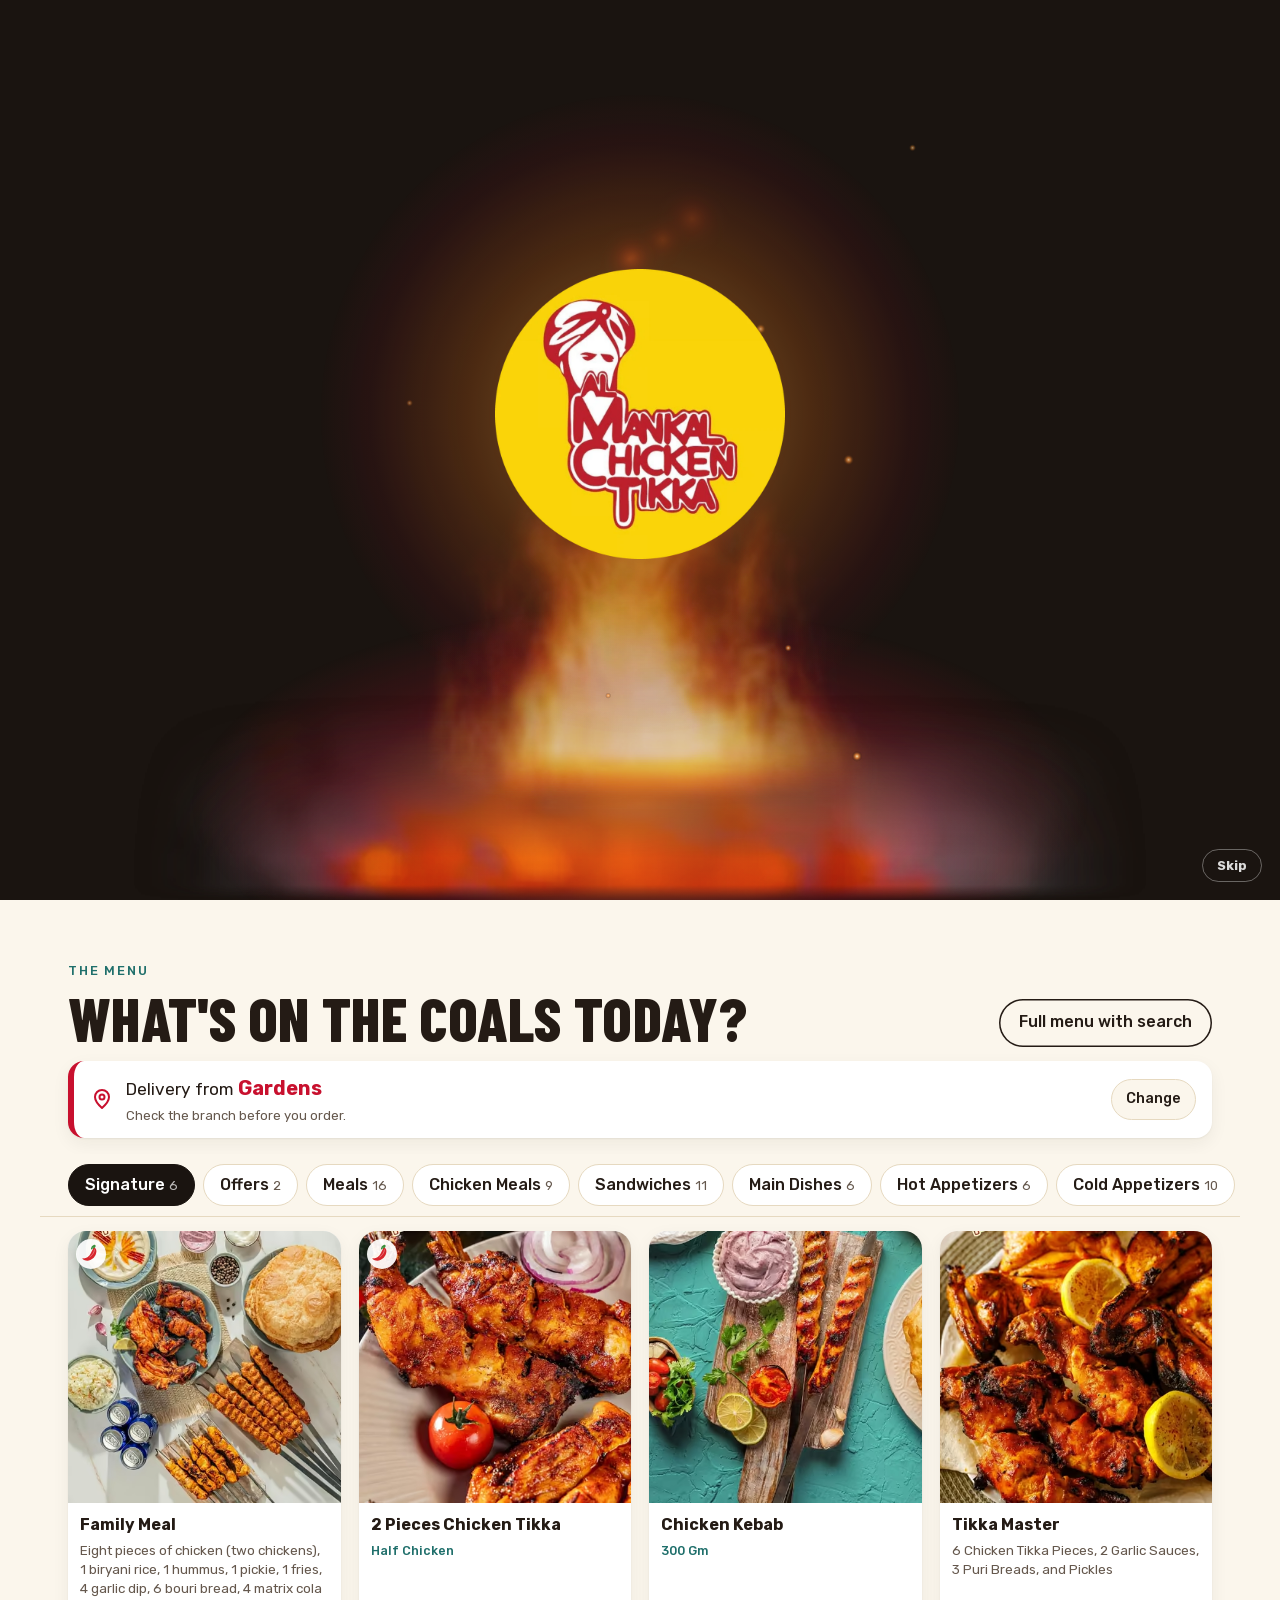
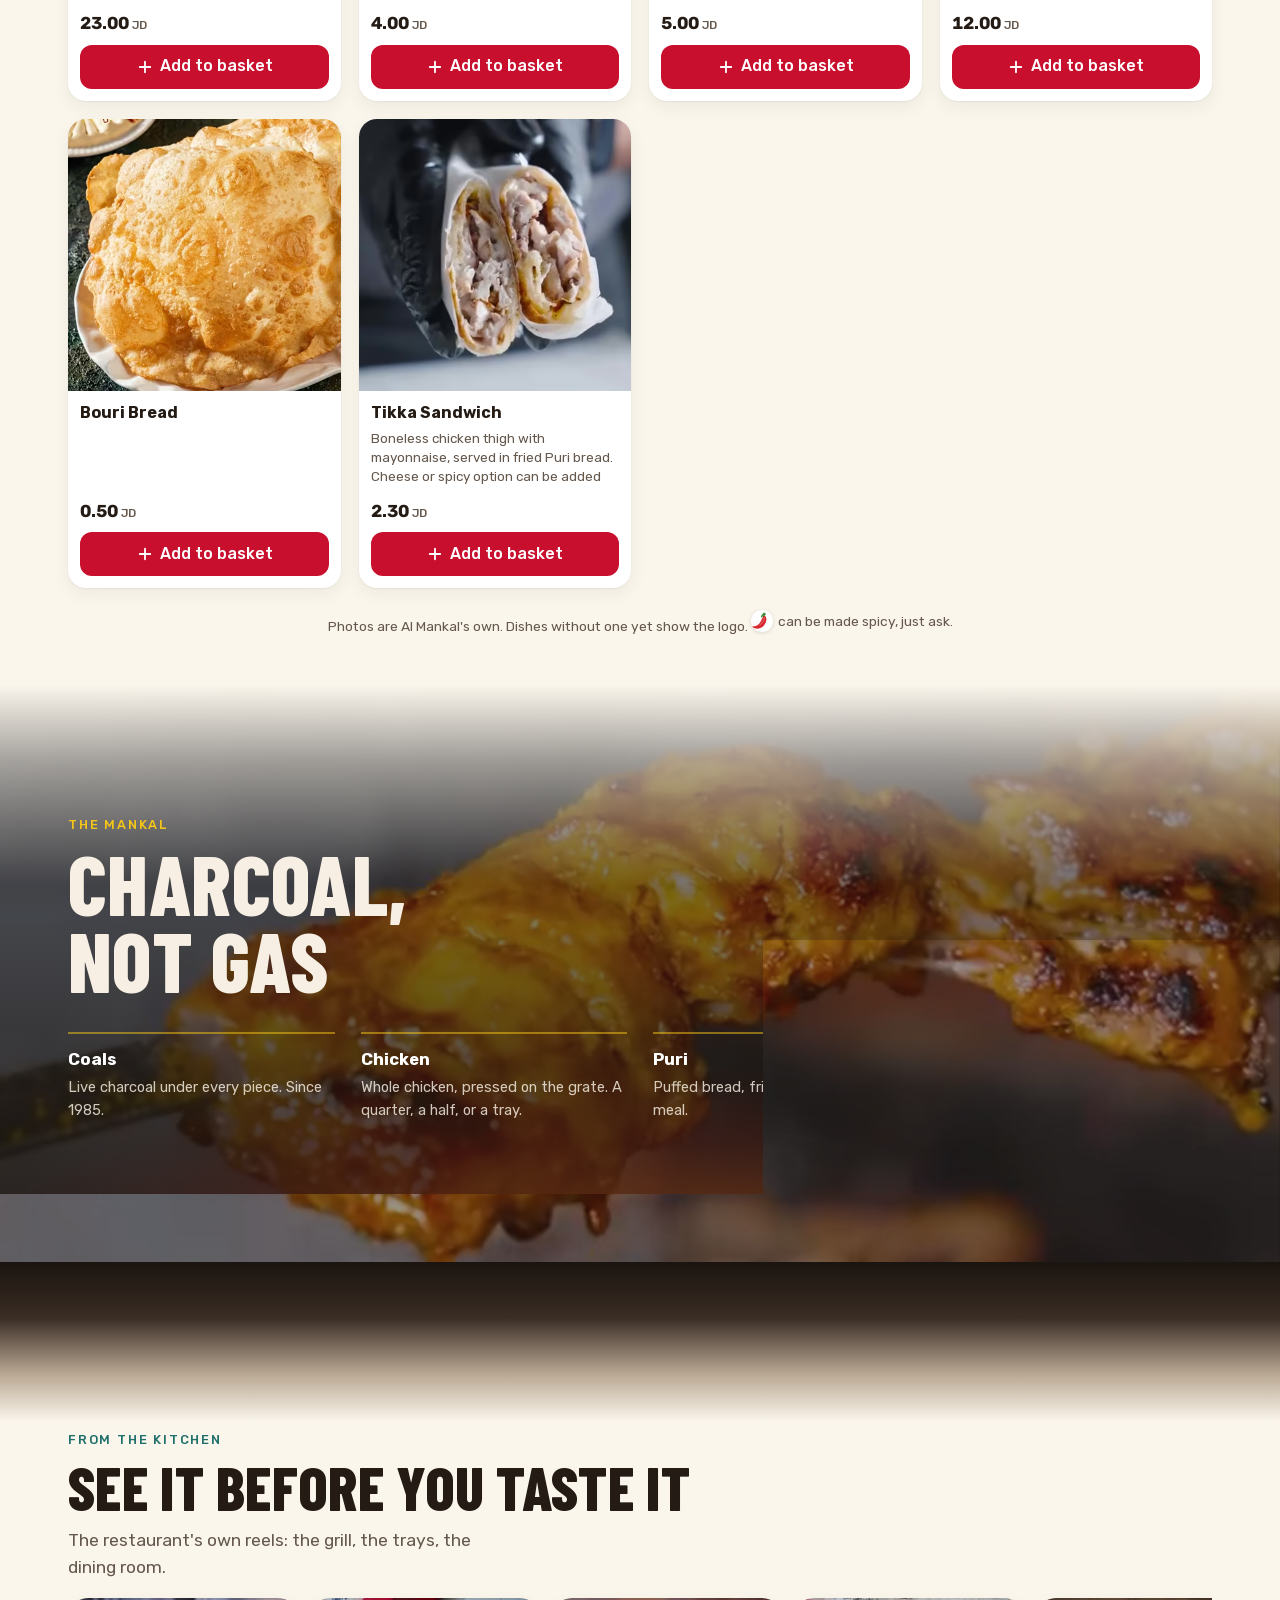
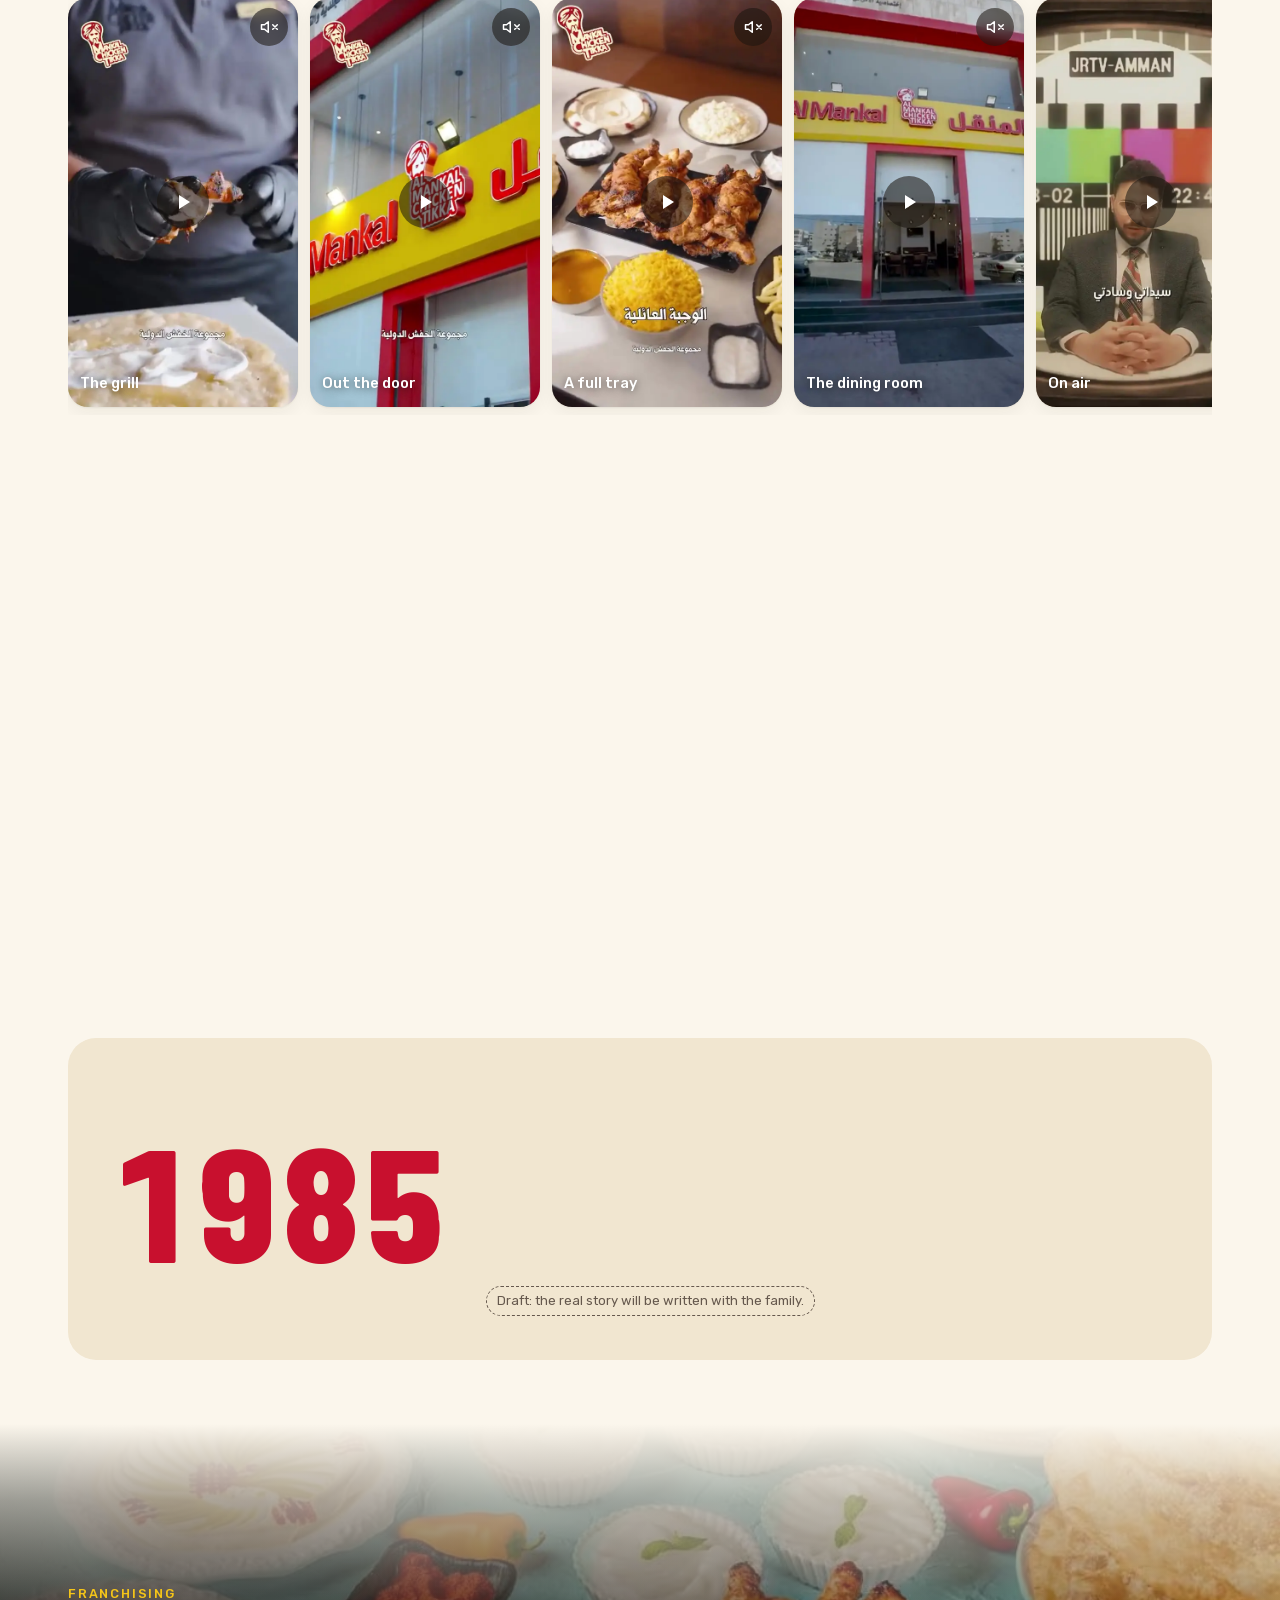
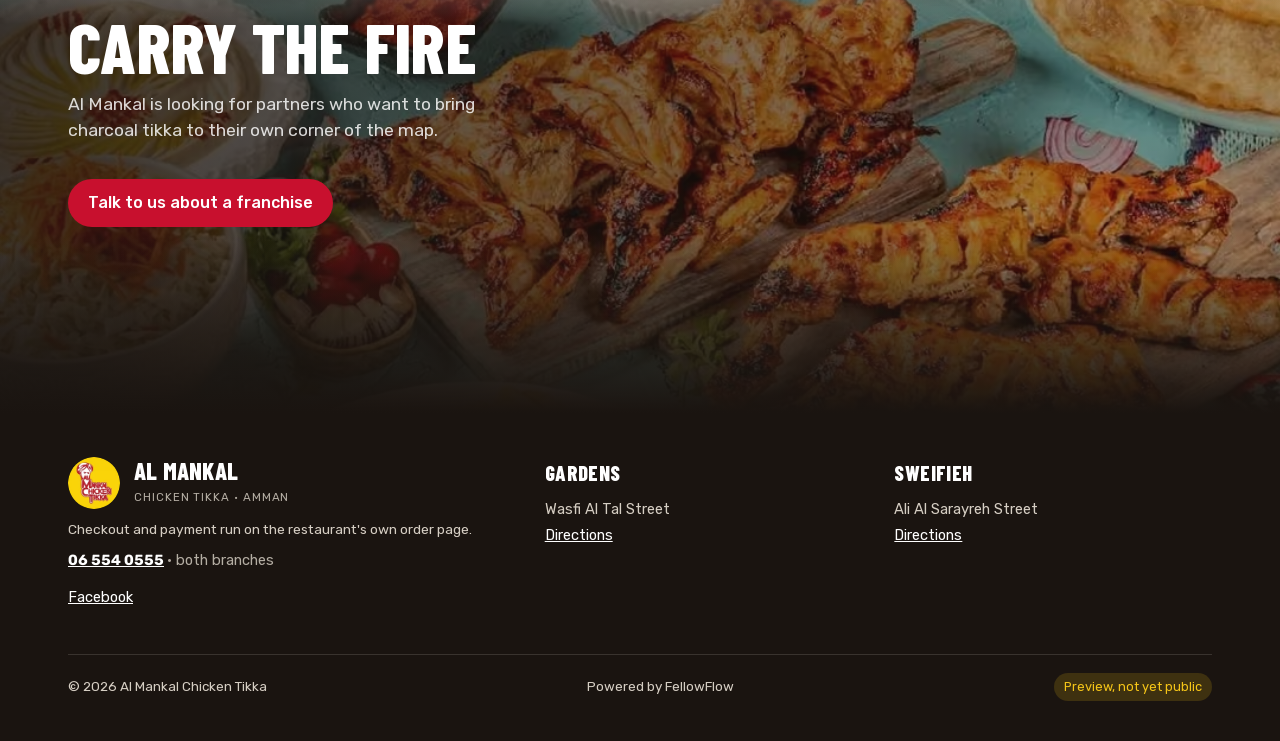
<file: index.html>
<!doctype html>
<html lang="en">
<head>
  <meta charset="utf-8">
  <meta name="viewport" content="width=device-width, initial-scale=1, viewport-fit=cover">
  <!-- PREVIEW: noindex until Saif Khuffash approves the site. Remove this tag, the Disallow in robots.txt and X-Robots-Tag in _headers at launch. -->
  <meta name="robots" content="noindex, nofollow">
  <title>Al Mankal Chicken Tikka | Order charcoal chicken in Amman</title>
  <meta name="description" content="Al Mankal Chicken Tikka: chicken tikka, kebab and tawook over charcoal in Amman since 1985. Pick delivery or pickup, fill your basket, and order from Gardens or Sweifieh.">
  <meta name="theme-color" content="#FBF6EC">
  <link rel="icon" href="assets/img/favicon.svg" type="image/svg+xml">
  <link rel="preload" href="assets/fonts/barlow-condensed-latin-800.woff2" as="font" type="font/woff2" crossorigin>
  <link rel="preload" href="assets/fonts/rubik-latin-400.woff2" as="font" type="font/woff2" crossorigin>
  <link rel="stylesheet" href="assets/css/site.css?v=9">
  <script src="assets/js/lang.js?v=7"></script>
  <link rel="preload" as="image" href="assets/img/s/logo-760.webp">
  <link rel="preload" as="image" href="assets/img/s/bed-cold.webp">
  <link rel="preload" as="image" href="assets/img/s/bed-2.webp">
  <meta property="og:title" content="Al Mankal Chicken Tikka | On the coals since 1985">
  <meta property="og:description" content="Chicken tikka grilled over real coals in Amman since 1985. Order from Gardens or Sweifieh.">
  <meta property="og:type" content="website">
  <meta property="og:locale" content="en_US">
  <meta property="og:locale:alternate" content="ar_JO">
  <script type="application/ld+json">
  {
    "@context": "https://schema.org",
    "@type": "Restaurant",
    "name": "Al Mankal Chicken Tikka",
    "alternateName": "المنقل تشكن تكا",
    "servesCuisine": ["Chicken tikka", "Grill", "Middle Eastern"],
    "telephone": "+96265540555",
    "foundingDate": "1985",
    "address": { "@type": "PostalAddress", "streetAddress": "Wasfi Al Tal Street", "addressLocality": "Amman", "addressCountry": "JO" },
    "hasMenu": "menu.html",
    "sameAs": ["https://www.facebook.com/ALMANKAL"]
  }
  </script>
</head>
<body data-page="home">
  <!-- The entry: an ember falls onto the cold bed, the coals catch where it lands (the restaurant's own coals, cut from its grill film), a flame climbs and the logo rises out of it, the curtain lifts. Once per tab; Skip in the corner. -->
  <div class="intro" id="intro">
    <!-- Born from the coals: darkness, one ember in the bed, the coals catch from it, the fire film rises (the same fire as the hero), the emblem is lit by it, holds, and the whole scene opens into the page. -->
    <div class="intro-stage" aria-hidden="true">
      <i class="intro-impact"></i>
      <div class="intro-bed" id="intro-bed">
        <img src="assets/img/s/bed-cold.webp" alt="" width="720" height="150" decoding="sync" fetchpriority="high">
        <div class="hole"><div class="hot"><img src="assets/img/s/bed-2.webp" alt="" width="720" height="150" decoding="sync" fetchpriority="high"><img src="assets/img/s/bed-1.webp" alt="" width="720" height="150"><img src="assets/img/s/bed-3.webp" alt="" width="720" height="150"></div></div>
        <span class="glow"></span>
      </div>
      <video class="intro-flame" id="intro-flame" muted loop playsinline preload="auto" poster="assets/img/s/flame-still.webp" width="576" height="640"></video>
      <canvas class="intro-fire" id="intro-sparks"></canvas>
      <i class="intro-halo"></i>
      <div class="intro-logo"><img src="assets/img/s/logo-760.webp" alt="" width="760" height="760" decoding="sync" fetchpriority="high"></div>
    </div>
    <button class="intro-skip" type="button" data-skip-intro data-t="skip_intro">Skip</button>
  </div>
  <header class="head">
    <a class="skip" href="#menu" data-t="skip">Skip to the menu</a>
    <div class="wrap head-row">
      <a class="brand" href="./" aria-label="Al Mankal Chicken Tikka, home">
        <img src="assets/img/s/logo-380.webp" alt="" width="380" height="380">
        <span><b data-t="brand">Al Mankal</b><small data-t="brand_sub">Chicken tikka · Amman</small></span>
      </a>
      <nav class="head-nav" aria-label="Site">
        <a href="menu.html" data-t="nav_menu">Menu</a>
        <a href="branches.html" data-t="nav_branches">Branches</a>
        <a href="franchise.html" data-t="nav_franchise">Franchising</a>
        <a href="index.html#story" data-t="nav_story">Story</a>
      </nav>
      <button class="lang" id="lang" type="button" data-t="lang_btn">عربي</button>
      <button class="basket-btn" id="basket-btn" type="button" aria-label="Basket" data-t-aria="nav_basket" aria-haspopup="dialog" aria-controls="basket">
        <svg viewBox="0 0 24 24" fill="none" stroke="currentColor" stroke-width="2" stroke-linecap="round" stroke-linejoin="round" aria-hidden="true"><path d="M3 10h18l-1.6 9.2a2 2 0 0 1-2 1.8H6.6a2 2 0 0 1-2-1.8L3 10z"/><path d="M8 10V7a4 4 0 0 1 8 0v3"/></svg>
        <span class="badge" id="basket-count" hidden>0</span>
      </button>
    </div>
  </header>

  <main>
    <section class="hero" aria-labelledby="hero-title">
      <div class="wrap hero-grid">
        <div class="hero-photo">
          <!-- The hero visual: the restaurant's own skewer coming off the coals, a short seamless loop cut from its grill film (smoke drifting, embers under it), with small tongues of the fire film screen-blended low over the coals and live sparks. No name here: the intro has just said it. -->
          <div class="mankal" id="hero-mankal" aria-hidden="true">
            <video class="coals" id="mankal-film" muted loop playsinline preload="none" poster="assets/img/s/skewer-still.webp" width="720" height="756"></video>
            <video class="flame" id="mankal-flame" muted loop playsinline preload="none" width="576" height="640"></video>
            <div class="heat"></div>
            <div class="dark"></div>
            <canvas class="sparks" id="mankal-sparks"></canvas>
            <div class="fade"></div>
          </div>
        </div>
        <div class="hero-text">
          <i class="ember-fly" id="ember-fly" aria-hidden="true"></i>
          <p class="eyebrow rise r1" data-t="hero_eyebrow">Gardens · Sweifieh · Amman</p>
          <h1 class="display rise r2" id="hero-title" data-t="hero_title">On the coals since 1985</h1>
          <!-- The fire line: a bed of coals draws from 1985 to today and ends in a live ember; the ember then jumps to the Call button. -->
          <div class="fireline rise r3" aria-hidden="true"><span class="bed"><i></i></span><i class="tip"></i><b data-t="still_on">still on</b></div>
          <p class="hero-lead rise r3" data-t="lead">Chicken tikka, kebab and tawook over charcoal, with puri bread and garlic.</p>

          <form class="order-card rise r4" id="order-card" action="#menu" aria-labelledby="oc-title">
            <h2 id="oc-title" data-t="how">How do you want it?</h2>
            <div class="seg-row">
              <div class="seg" role="group" aria-label="Delivery or pickup" data-t-aria="mode_aria">
                <button type="button" data-mode="delivery" aria-pressed="true"><svg viewBox="0 0 24 24" fill="none" stroke="currentColor" stroke-width="2" stroke-linecap="round" stroke-linejoin="round" aria-hidden="true"><path d="M3 7h11v9H3z"/><path d="M14 10h4l3 3v3h-7"/><circle cx="7" cy="18" r="2"/><circle cx="17" cy="18" r="2"/></svg><span data-t="delivery">Delivery</span></button>
                <button type="button" data-mode="pickup" aria-pressed="false"><svg viewBox="0 0 24 24" fill="none" stroke="currentColor" stroke-width="2" stroke-linecap="round" stroke-linejoin="round" aria-hidden="true"><path d="M5 8h14l-1 12H6z"/><path d="M9 8V6a3 3 0 0 1 6 0v2"/></svg><span data-t="pickup">Pickup</span></button>
              </div>
              <p class="seg-label" id="from-label" data-t="from">From</p>
              <div class="seg" role="group" aria-labelledby="from-label">
                <button type="button" data-branch="gardens" aria-pressed="true" data-t="br_gardens">Gardens</button>
                <button type="button" data-branch="sweifieh" aria-pressed="false" data-t="br_sweifieh">Sweifieh</button>
              </div>
            </div>
            <div class="order-go">
              <button class="btn btn-red" type="submit"><span data-t="start">Start my order</span><svg viewBox="0 0 24 24" fill="none" stroke="currentColor" stroke-width="2.2" stroke-linecap="round" stroke-linejoin="round" aria-hidden="true"><path d="M12 5v14M5 12l7 7 7-7"/></svg></button>
              <button class="btn btn-line" type="button" data-call><svg viewBox="0 0 24 24" fill="none" stroke="currentColor" stroke-width="2.2" stroke-linecap="round" stroke-linejoin="round" aria-hidden="true"><path d="M5 4h4l2 5-2.5 1.5a11 11 0 0 0 5 5L15 13l5 2v4a2 2 0 0 1-2 2A16 16 0 0 1 3 6a2 2 0 0 1 2-2"/></svg><span data-t="call">Call</span></button>
            </div>
            <p class="note" data-t="mode_note">Address, phone and payment are confirmed on Al Mankal's own order page.</p>
          </form>
        </div>
      </div>
    </section>

    <section class="menu" id="menu" aria-labelledby="menu-title">
      <div class="wrap">
        <div class="again" id="again" hidden></div>
        <div class="menu-head">
          <div>
            <p class="eyebrow" data-t="menu_eyebrow">The menu</p>
            <h2 class="display title" id="menu-title" data-t="menu_title">What's on the coals today?</h2>
          </div>
          <a class="btn btn-line" href="menu.html" data-t="full_menu">Full menu with search</a>
        </div>
        <div class="for-pill" id="menu-for" data-change="#order-card"></div>
        <div class="rail-wrap">
          <div class="rail" id="rail" role="tablist" aria-label="Menu categories" data-t-aria="rail_aria"></div>
        </div>
        <div class="grid" id="grid" role="tabpanel"></div>
        <p class="note menu-foot"><span data-t="photo_note">Photos are Al Mankal's own. Dishes without one yet show the logo.</span> <span class="legend"><i class="chilli" aria-hidden="true"><svg viewBox="0 0 24 24" aria-hidden="true"><path d="M12.2 5.9c.2-1.9 1.4-3.3 3.3-3.9.6-.2 1.1.5.7 1-1 1.1-1.5 2-1.7 3.1" fill="none" stroke="#3b8f3b" stroke-width="1.9" stroke-linecap="round"/><path d="M14.3 5.6c-2.5 3.6-3.4 8.5-7.4 11.2-1.8 1.2-3.9 1.6-5.7 1.3-.6-.1-.9.6-.4 1 2.6 2.1 6.4 2.6 9.8 1.2 4.3-1.8 7.3-6 7.6-10.7.1-1.8-.4-3.3-1.4-4.3-.8-.8-2-.6-2.5.3Z" fill="#d7262d"/><path d="M15.8 7.3c-.5 3.4-2.6 6.9-6 9.1" fill="none" stroke="rgba(255,255,255,.35)" stroke-width="1.2" stroke-linecap="round"/></svg></i><span data-t="mn_legend">can be made spicy, just ask.</span></span></p>
      </div>
    </section>

    <section class="fire" aria-labelledby="fire-title">
      <div class="fire-media" aria-hidden="true"><video id="fire-video" muted loop playsinline preload="none"></video></div>
      <div class="glow" aria-hidden="true"></div>
      <canvas aria-hidden="true"></canvas>
      <div class="wrap">
        <p class="eyebrow ap" data-t="film_eyebrow">The mankal</p>
        <h2 class="display" id="fire-title" data-t="film_title" data-split>Charcoal, not gas</h2>
        <ul class="truths">
          <li class="ap d1"><b data-t="film_1_w">Coals</b><p data-t="film_1_p">Every piece of chicken at Al Mankal goes over live charcoal. The smoke is the seasoning, and it has been since 1985.</p></li>
          <li class="ap d2"><b data-t="film_2_w">Chicken</b><p data-t="film_2_p">Whole chickens cut and pressed on the grate, sold by the piece: a quarter, a half, or a tray for the family.</p></li>
          <li class="ap d3"><b data-t="film_3_w">Puri</b><p data-t="film_3_p">A thin dough dropped in the fryer until it balloons. Every sandwich is wrapped in it and every meal comes with it.</p></li>
          <li class="ap d4"><b data-t="film_4_w">Sides</b><p data-t="film_4_p">Garlic dip, hummus, Turkish salad and biryani rice with curry sauce. The table is not complete without them.</p></li>
        </ul>
      </div>
    </section>

    <section class="reels-sec" aria-labelledby="reels-title">
      <div class="wrap">
        <p class="eyebrow ap" data-t="reels_eyebrow">From the kitchen</p>
        <h2 class="display title ap d1" id="reels-title" data-t="reels_title">See it before you taste it</h2>
        <p class="lead ap d2" data-t="reels_lead">The restaurant's own reels: the grill, the trays, the dining room.</p>
        <div class="reels" id="reels"></div>
        <p class="reels-cta ap"><a class="btn btn-line" id="follow" href="https://www.facebook.com/ALMANKAL" target="_blank" rel="noopener" data-t="reels_follow">Follow Al Mankal</a></p>
      </div>
    </section>

    <section class="branches" id="branches" aria-labelledby="br-title">
      <div class="wrap">
        <p class="eyebrow ap" data-t="br_eyebrow">Branches</p>
        <h2 class="display title ap d1" id="br-title" data-t="br_title">Two grills in Amman</h2>
        <p class="one-number ap d2"><a dir="ltr" href="tel:+96265540555"><svg viewBox="0 0 24 24" fill="none" stroke="currentColor" stroke-width="2" stroke-linecap="round" stroke-linejoin="round" aria-hidden="true"><path d="M5 4h4l2 5-2.5 1.5a11 11 0 0 0 5 5L15 13l5 2v4a2 2 0 0 1-2 2A16 16 0 0 1 3 6a2 2 0 0 1 2-2"/></svg><span>06 554 0555</span></a><span class="note" data-t="one_number">One number for both branches</span></p>
        <div class="br-grid">
          <article class="br ap" id="gardens">
            <h3 class="display" data-t="br_gardens">Gardens</h3>
            <p class="addr" data-t="br_gardens_addr">Wasfi Al Tal Street</p>
            <p class="hours tbc" data-hours="gardens"><i></i><span data-t="hours_tbc">Opening hours: to confirm</span></p>
            <div class="acts">
              <a class="btn btn-red btn-small" href="#menu" data-pick="gardens" data-t="br_order">Order from here</a>
              <a class="btn btn-line btn-small" href="https://www.google.com/maps/search/?api=1&amp;query=Al+Mankal+Chicken+Tikka+Wasfi+Al+Tal+Street+Amman" target="_blank" rel="noopener" data-t="br_dir">Directions</a>
            </div>
          </article>
          <article class="br ap" id="sweifieh">
            <h3 class="display" data-t="br_sweifieh">Sweifieh</h3>
            <p class="addr" data-t="br_sweifieh_addr">Ali Al Sarayreh Street</p>
            <p class="hours tbc" data-hours="sweifieh"><i></i><span data-t="hours_tbc">Opening hours: to confirm</span></p>
            <div class="acts">
              <a class="btn btn-red btn-small" href="#menu" data-pick="sweifieh" data-t="br_order">Order from here</a>
              <a class="btn btn-line btn-small" href="https://www.google.com/maps/search/?api=1&amp;query=Al+Mankal+Chicken+Tikka+Ali+Al+Sarayreh+Street+Sweifieh+Amman" target="_blank" rel="noopener" data-t="br_dir">Directions</a>
            </div>
          </article>
        </div>
        <p class="ap" style="margin-top:16px"><a class="btn btn-line" href="branches.html" data-t="br_all">All branch details</a></p>
      </div>
    </section>

    <section class="story" id="story" aria-labelledby="st-title">
      <div class="wrap">
        <div class="story-in">
          <p class="year" aria-hidden="true" data-count="1985">1985</p>
          <div>
            <p class="eyebrow ap" data-t="st_eyebrow">The story</p>
            <h2 class="display ap d1" id="st-title" data-t="st_title">It started with one grill</h2>
            <p class="ap d2" data-t="st_p1">In 1985 a charcoal grill was lit in Amman and the first chicken tikka went on it. The smoke drew a queue, and the queue never really left.</p>
            <p class="ap d3" data-t="st_p2">Forty-one years later the coals are still lit the same way, in two branches, for the same city.</p>
            <span class="draft ap d4" data-t="st_draft">Draft: the real story will be written with the family.</span>
          </div>
        </div>
      </div>
    </section>

    <section class="band" aria-labelledby="fr-title">
      <div class="band-media" aria-hidden="true"><picture><source type="image/avif" srcset="assets/img/s/spread-teal-480.avif 480w, assets/img/s/spread-teal-960.avif 960w, assets/img/s/spread-teal-1080.avif 1080w" sizes="100vw"><source type="image/webp" srcset="assets/img/s/spread-teal-480.webp 480w, assets/img/s/spread-teal-960.webp 960w, assets/img/s/spread-teal-1080.webp 1080w" sizes="100vw"><img src="assets/img/s/spread-teal-480.webp" alt="" width="1080" height="999" loading="lazy" decoding="async"></picture></div>
      <div class="wrap">
        <p class="eyebrow ap" data-t="fr_eyebrow">Franchising</p>
        <h2 class="display ap d1" id="fr-title" data-t="fr_title">Carry the fire</h2>
        <p class="lead ap d2" data-t="fr_lead">Al Mankal is looking for partners who want to bring charcoal tikka to their own corner of the map.</p>
        <p class="ap d3"><a class="btn btn-red" href="franchise.html" data-t="fr_cta">Talk to us about a franchise</a></p>
      </div>
    </section>
  </main>

  <footer class="foot">
    <div class="wrap">
      <div class="foot-grid">
        <div>
          <a class="brand" href="./" aria-label="Al Mankal Chicken Tikka, home"><img src="assets/img/s/logo-124.webp" alt="" width="124" height="124" loading="lazy" decoding="async"><span><b data-t="brand">Al Mankal</b><small data-t="brand_sub">Chicken tikka · Amman</small></span></a>
          <p class="note" style="color:inherit" data-t="ft_order_note">Checkout and payment run on the restaurant's own order page.</p>
          <p class="ft-tel"><a dir="ltr" href="tel:+96265540555">06 554 0555</a> <span data-t="ft_one">· both branches</span></p>
          <p><a href="https://www.facebook.com/ALMANKAL" target="_blank" rel="noopener">Facebook</a></p>
        </div>
        <div>
          <h2 data-t="br_gardens">Gardens</h2>
          <ul>
            <li data-t="br_gardens_addr">Wasfi Al Tal Street</li>
            <li><a href="https://www.google.com/maps/search/?api=1&amp;query=Al+Mankal+Chicken+Tikka+Wasfi+Al+Tal+Street+Amman" target="_blank" rel="noopener" data-t="br_dir">Directions</a></li>
          </ul>
        </div>
        <div>
          <h2 data-t="br_sweifieh">Sweifieh</h2>
          <ul>
            <li data-t="br_sweifieh_addr">Ali Al Sarayreh Street</li>
            <li><a href="https://www.google.com/maps/search/?api=1&amp;query=Al+Mankal+Chicken+Tikka+Ali+Al+Sarayreh+Street+Sweifieh+Amman" target="_blank" rel="noopener" data-t="br_dir">Directions</a></li>
          </ul>
        </div>
      </div>
      <div class="foot-bottom">
        <span>© 2026 Al Mankal Chicken Tikka</span>
        <span data-t="ft_made">Powered by FellowFlow</span>
        <span class="pill" data-t="ft_preview">Preview, not yet public</span>
      </div>
    </div>
  </footer>

  <nav class="bar" aria-label="Quick actions" data-t-aria="bar_aria">
    <button type="button" id="bar-menu"><svg viewBox="0 0 24 24" fill="none" stroke="currentColor" stroke-width="2" stroke-linecap="round" aria-hidden="true"><path d="M4 6h16M4 12h16M4 18h10"/></svg><span data-t="nav_menu">Menu</span></button>
    <button type="button" class="bar-basket" id="bar-basket"><svg viewBox="0 0 24 24" fill="none" stroke="currentColor" stroke-width="2" stroke-linecap="round" stroke-linejoin="round" aria-hidden="true"><path d="M3 10h18l-1.6 9.2a2 2 0 0 1-2 1.8H6.6a2 2 0 0 1-2-1.8L3 10z"/><path d="M8 10V7a4 4 0 0 1 8 0v3"/></svg><span id="bar-label" data-t="bar_basket">Basket</span><span class="bar-total" id="bar-total" hidden></span></button>
    <button type="button" data-call><svg viewBox="0 0 24 24" fill="none" stroke="currentColor" stroke-width="2" stroke-linecap="round" stroke-linejoin="round" aria-hidden="true"><path d="M22 16.9v3a2 2 0 0 1-2.2 2 19.8 19.8 0 0 1-8.6-3.1 19.5 19.5 0 0 1-6-6A19.8 19.8 0 0 1 2.1 4.2 2 2 0 0 1 4.1 2h3a2 2 0 0 1 2 1.7c.1.9.4 1.8.7 2.7a2 2 0 0 1-.5 2.1L8 9.8a16 16 0 0 0 6 6l1.3-1.3a2 2 0 0 1 2.1-.4c.9.3 1.8.6 2.7.7a2 2 0 0 1 1.7 2z"/></svg><span data-t="call">Call</span></button>
  </nav>

  <!-- Which branch? Every Call button opens this sheet. CONFIRM: both branches on one number (the old site banner shows 06 553 1886). -->
  <div class="sheet" id="sheet" role="dialog" aria-modal="true" aria-labelledby="sheet-title" hidden>
    <div class="sheet-back" data-close-sheet></div>
    <div class="sheet-panel">
      <h2 class="display" id="sheet-title" data-t="sheet_title">Call Al Mankal</h2>
      <p class="note" data-t="sheet_lead">One number for both branches. Say which branch when they answer.</p>
      <a class="btn btn-red sheet-call" href="tel:+96265540555"><svg viewBox="0 0 24 24" fill="none" stroke="currentColor" stroke-width="2" stroke-linecap="round" stroke-linejoin="round" aria-hidden="true"><path d="M5 4h4l2 5-2.5 1.5a11 11 0 0 0 5 5L15 13l5 2v4a2 2 0 0 1-2 2A16 16 0 0 1 3 6a2 2 0 0 1 2-2"/></svg><span data-t="call">Call</span> <bdi dir="ltr">06 554 0555</bdi></a>
      <ul class="sheet-br">
        <li><b data-t="br_gardens">Gardens</b><span class="note" data-t="br_gardens_addr">Wasfi Al Tal Street</span><a href="https://www.google.com/maps/search/?api=1&amp;query=Al+Mankal+Chicken+Tikka+Wasfi+Al+Tal+Street+Amman" target="_blank" rel="noopener" data-t="br_dir">Directions</a></li>
        <li><b data-t="br_sweifieh">Sweifieh</b><span class="note" data-t="br_sweifieh_addr">Ali Al Sarayreh Street</span><a href="https://www.google.com/maps/search/?api=1&amp;query=Al+Mankal+Chicken+Tikka+Ali+Al+Sarayreh+Street+Sweifieh+Amman" target="_blank" rel="noopener" data-t="br_dir">Directions</a></li>
      </ul>
      <button class="x" type="button" data-close-sheet aria-label="Close" data-t-aria="close"><svg viewBox="0 0 24 24" fill="none" stroke="currentColor" stroke-width="2.2" stroke-linecap="round" aria-hidden="true"><path d="M6 6l12 12M18 6 6 18"/></svg></button>
    </div>
  </div>

  <!-- The basket: lives in localStorage, rendered by site.js. Checkout hands over to the restaurant's MakanE order page. -->
  <div class="drawer" id="basket" role="dialog" aria-modal="true" aria-labelledby="bk-title" hidden>
    <div class="drawer-back" data-close-basket></div>
    <aside class="drawer-panel">
      <header class="drawer-head">
        <h2 class="display" id="bk-title" data-t="bk_title">Your basket</h2>
        <span class="drawer-count" id="bk-count"></span>
        <button class="x" type="button" data-close-basket aria-label="Close" data-t-aria="close"><svg viewBox="0 0 24 24" fill="none" stroke="currentColor" stroke-width="2.2" stroke-linecap="round" aria-hidden="true"><path d="M6 6l12 12M18 6 6 18"/></svg></button>
      </header>
      <div class="drawer-body" id="bk-body"></div>
      <footer class="drawer-foot" id="bk-foot"></footer>
    </aside>
  </div>

  <script src="assets/js/content.js?v=7"></script>
  <script src="assets/js/menu-data.js?v=7"></script>
  <script src="assets/js/site.js?v=9"></script>
</body>
</html>
</file>
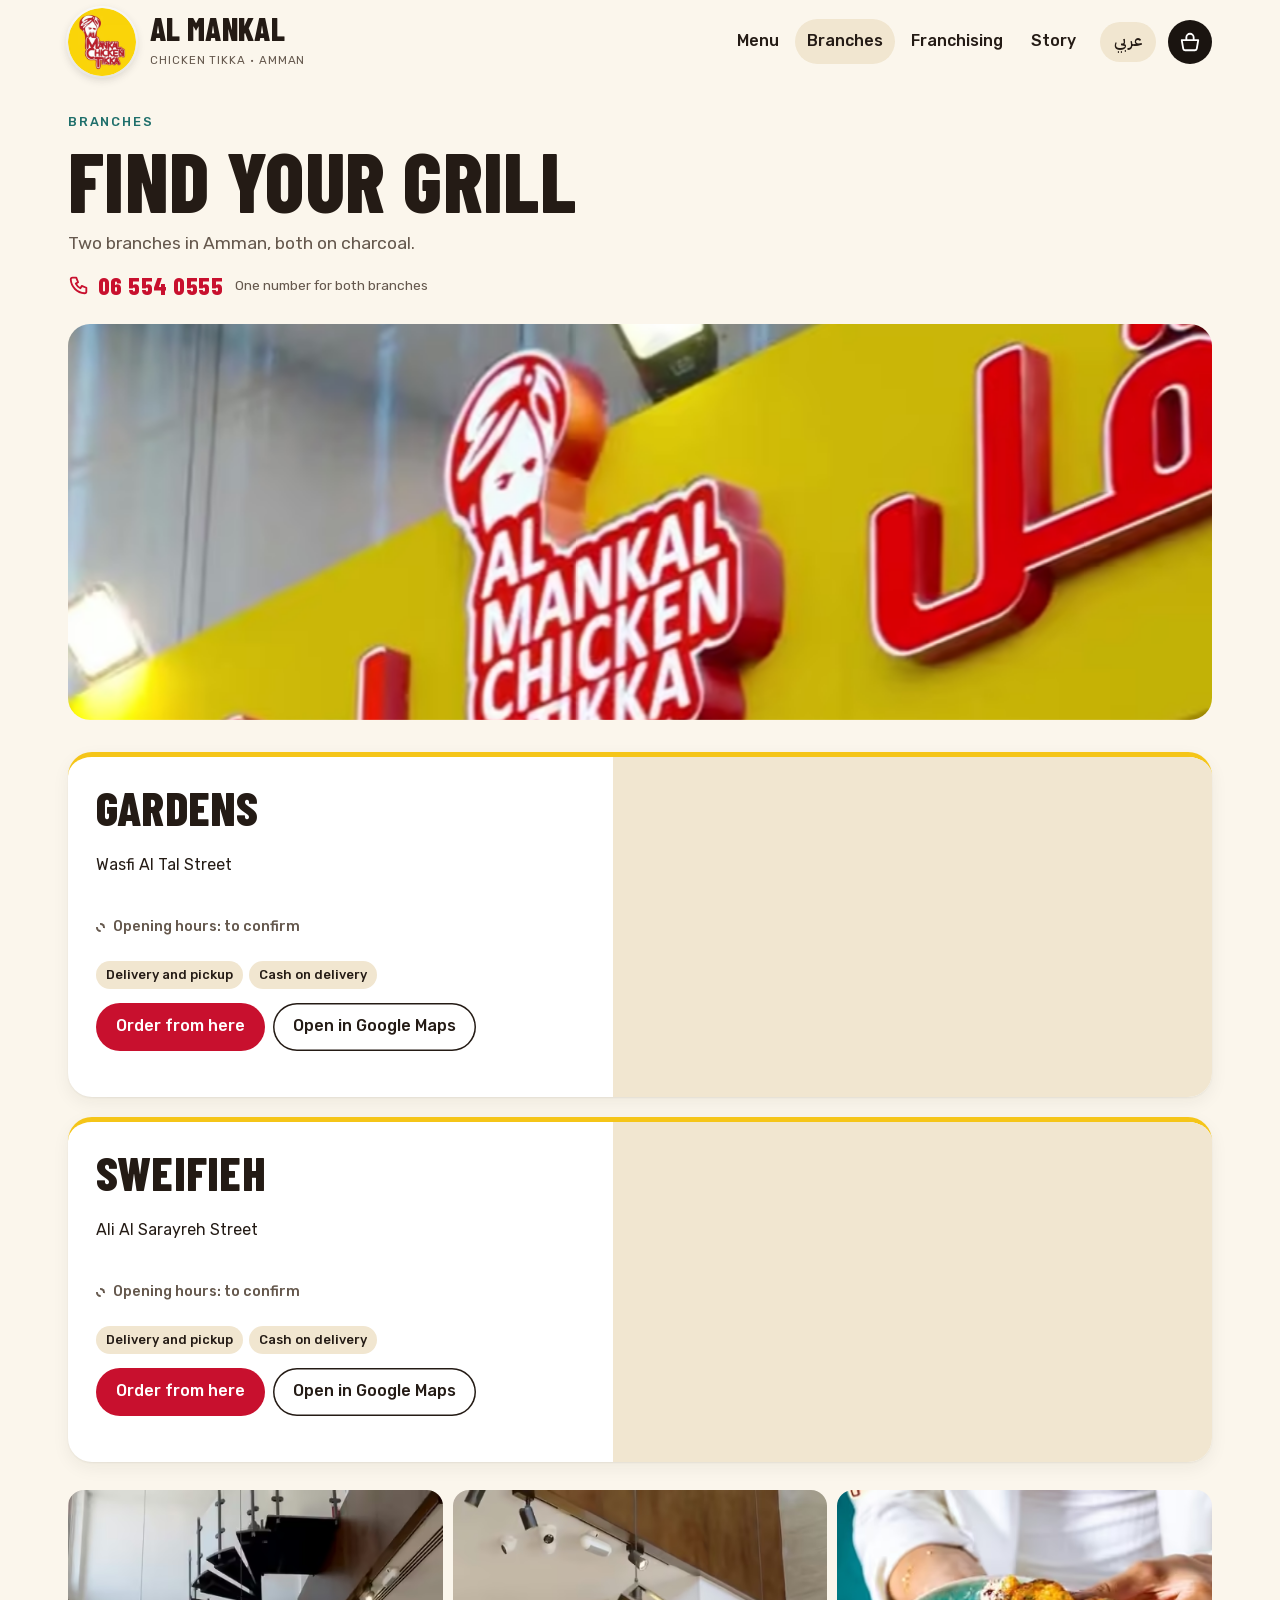
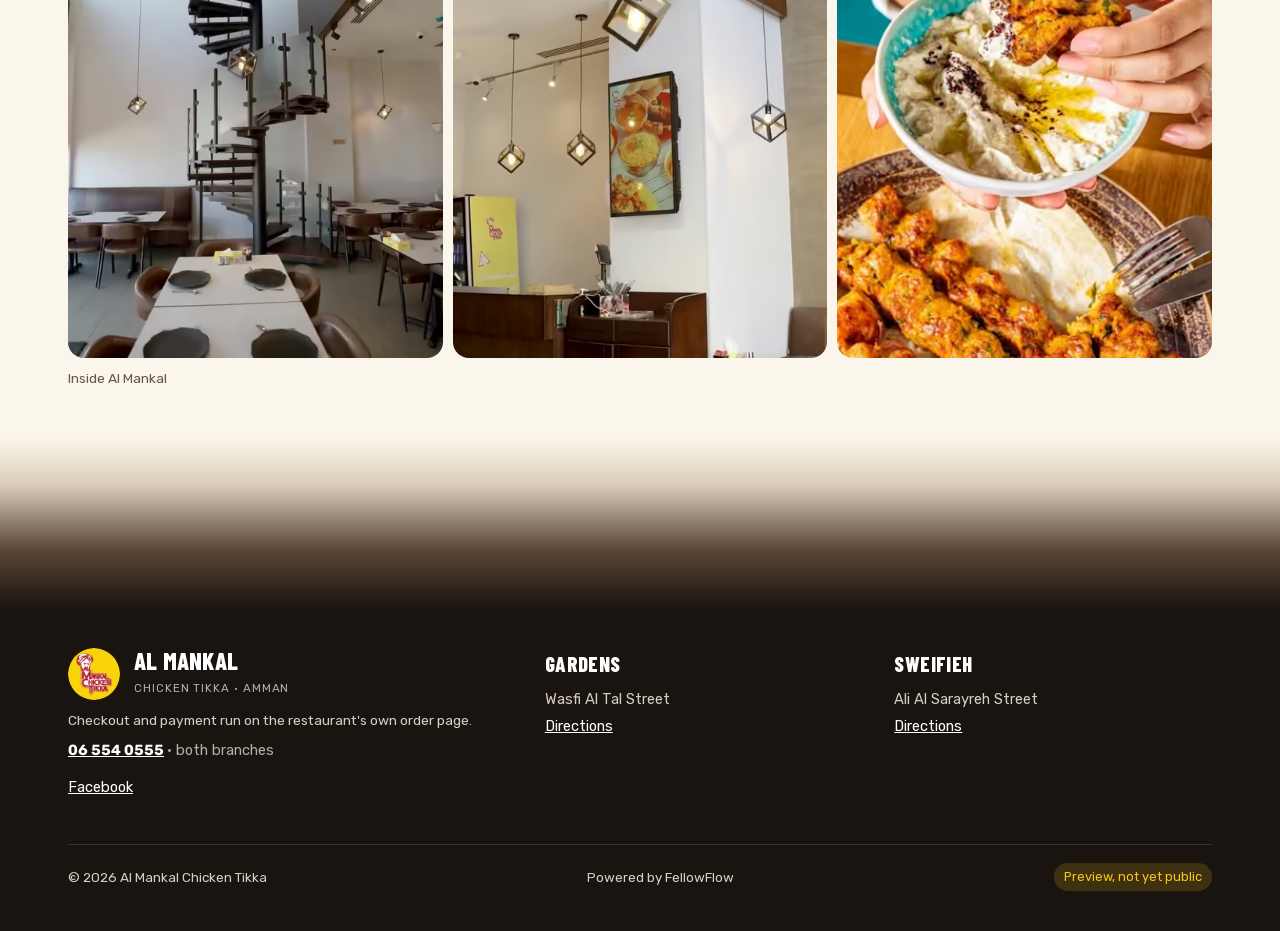
<file: branches.html>
<!doctype html>
<html lang="en">
<head>
  <meta charset="utf-8">
  <meta name="viewport" content="width=device-width, initial-scale=1, viewport-fit=cover">
  <!-- PREVIEW: noindex until Saif Khuffash approves the site. Remove this tag, the Disallow in robots.txt and X-Robots-Tag in _headers at launch. -->
  <meta name="robots" content="noindex, nofollow">
  <title>Branches | Al Mankal Chicken Tikka</title>
  <meta name="description" content="Al Mankal Chicken Tikka has two branches in Amman: Gardens on Wasfi Al Tal Street and Sweifieh on Ali Al Sarayreh Street. Maps, phone and ordering.">
  <meta name="theme-color" content="#FBF6EC">
  <link rel="icon" href="assets/img/favicon.svg" type="image/svg+xml">
  <link rel="preload" href="assets/fonts/barlow-condensed-latin-800.woff2" as="font" type="font/woff2" crossorigin>
  <link rel="preload" href="assets/fonts/rubik-latin-400.woff2" as="font" type="font/woff2" crossorigin>
  <link rel="stylesheet" href="assets/css/site.css?v=9">
  <script src="assets/js/lang.js?v=7"></script>
</head>
<body data-page="branches">
  <header class="head">
    <a class="skip" href="#main" data-t="skip_main">Skip to content</a>
    <div class="wrap head-row">
      <a class="brand" href="./" aria-label="Al Mankal Chicken Tikka, home">
        <img src="assets/img/s/logo-380.webp" alt="" width="380" height="380">
        <span><b data-t="brand">Al Mankal</b><small data-t="brand_sub">Chicken tikka · Amman</small></span>
      </a>
      <nav class="head-nav" aria-label="Site">
        <a href="menu.html" data-t="nav_menu">Menu</a>
        <a href="branches.html" aria-current="page" data-t="nav_branches">Branches</a>
        <a href="franchise.html" data-t="nav_franchise">Franchising</a>
        <a href="index.html#story" data-t="nav_story">Story</a>
      </nav>
      <button class="lang" id="lang" type="button" data-t="lang_btn">عربي</button>
      <button class="basket-btn" id="basket-btn" type="button" aria-label="Basket" data-t-aria="nav_basket" aria-haspopup="dialog" aria-controls="basket">
        <svg viewBox="0 0 24 24" fill="none" stroke="currentColor" stroke-width="2" stroke-linecap="round" stroke-linejoin="round" aria-hidden="true"><path d="M3 10h18l-1.6 9.2a2 2 0 0 1-2 1.8H6.6a2 2 0 0 1-2-1.8L3 10z"/><path d="M8 10V7a4 4 0 0 1 8 0v3"/></svg>
        <span class="badge" id="basket-count" hidden>0</span>
      </button>
    </div>
  </header>

  <main id="main" tabindex="-1">
    <section class="page-hero" aria-labelledby="bp-title">
      <div class="wrap">
        <p class="eyebrow rise r1" data-t="bp_eyebrow">Branches</p>
        <h1 class="display rise r2" id="bp-title" data-t="bp_title">Find your grill</h1>
        <p class="lead rise r3" data-t="bp_lead">Two branches in Amman, both on charcoal.</p>
        <p class="one-number rise r3"><a dir="ltr" href="tel:+96265540555"><svg viewBox="0 0 24 24" fill="none" stroke="currentColor" stroke-width="2" stroke-linecap="round" stroke-linejoin="round" aria-hidden="true"><path d="M5 4h4l2 5-2.5 1.5a11 11 0 0 0 5 5L15 13l5 2v4a2 2 0 0 1-2 2A16 16 0 0 1 3 6a2 2 0 0 1 2-2"/></svg><span>06 554 0555</span></a><span class="note" data-t="one_number">One number for both branches</span></p>
        <div class="photo wide rise r4"><picture><source type="image/avif" srcset="assets/img/s/storefront-480.avif 480w, assets/img/s/storefront-960.avif 960w" sizes="100vw"><source type="image/webp" srcset="assets/img/s/storefront-480.webp 480w, assets/img/s/storefront-960.webp 960w" sizes="100vw"><img src="assets/img/s/storefront-480.webp" alt="" width="720" height="800" fetchpriority="high"></picture></div>
      </div>
    </section>
    <section class="sec" style="padding-top:8px">
      <div class="wrap">
        <article class="spread ap" id="gardens">
          <div class="info">
            <h2 class="display" data-t="br_gardens">Gardens</h2>
            <p class="addr" data-t="br_gardens_addr">Wasfi Al Tal Street</p>
            <p class="hours tbc" data-hours="gardens"><i></i><span data-t="hours_tbc">Opening hours: to confirm</span></p>
            <div class="facts">
              <span class="fact" data-t="bp_delivery">Delivery and pickup</span>
              <span class="fact" data-t="bp_cash">Cash on delivery</span>
            </div>
            <div class="acts">
              <a class="btn btn-red" href="menu.html" data-pick="gardens" data-t="br_order">Order from here</a>
              <a class="btn btn-line" href="https://www.google.com/maps/search/?api=1&amp;query=Al+Mankal+Chicken+Tikka+Wasfi+Al+Tal+Street+Amman" target="_blank" rel="noopener" data-t="bp_map">Open in Google Maps</a>
            </div>
          </div>
          <div class="map"><iframe title="Map of the Gardens branch" data-map-title="gardens" loading="lazy" referrerpolicy="no-referrer-when-downgrade" src="https://www.google.com/maps?q=Al+Mankal+Chicken+Tikka,+Wasfi+Al+Tal+Street,+Amman&amp;output=embed"></iframe></div>
        </article>

        <article class="spread ap" id="sweifieh">
          <div class="info">
            <h2 class="display" data-t="br_sweifieh">Sweifieh</h2>
            <p class="addr" data-t="br_sweifieh_addr">Ali Al Sarayreh Street</p>
            <p class="hours tbc" data-hours="sweifieh"><i></i><span data-t="hours_tbc">Opening hours: to confirm</span></p>
            <div class="facts">
              <span class="fact" data-t="bp_delivery">Delivery and pickup</span>
              <span class="fact" data-t="bp_cash">Cash on delivery</span>
            </div>
            <div class="acts">
              <a class="btn btn-red" href="menu.html" data-pick="sweifieh" data-t="br_order">Order from here</a>
              <a class="btn btn-line" href="https://www.google.com/maps/search/?api=1&amp;query=Al+Mankal+Chicken+Tikka+Ali+Al+Sarayreh+Street+Sweifieh+Amman" target="_blank" rel="noopener" data-t="bp_map">Open in Google Maps</a>
            </div>
          </div>
          <div class="map"><iframe title="Map of the Sweifieh branch" data-map-title="sweifieh" loading="lazy" referrerpolicy="no-referrer-when-downgrade" src="https://www.google.com/maps?q=Al+Mankal+Chicken+Tikka,+Ali+Al+Sarayreh+Street,+Sweifieh,+Amman&amp;output=embed"></iframe></div>
        </article>

        <div class="tiles ap">
          <figure><picture><source type="image/avif" srcset="assets/img/s/dining-1-480.avif 480w, assets/img/s/dining-1-960.avif 960w" sizes="33vw"><source type="image/webp" srcset="assets/img/s/dining-1-480.webp 480w, assets/img/s/dining-1-960.webp 960w" sizes="33vw"><img src="assets/img/s/dining-1-480.webp" alt="" width="720" height="900" loading="lazy" decoding="async"></picture></figure>
          <figure><picture><source type="image/avif" srcset="assets/img/s/dining-2-480.avif 480w, assets/img/s/dining-2-960.avif 960w" sizes="33vw"><source type="image/webp" srcset="assets/img/s/dining-2-480.webp 480w, assets/img/s/dining-2-960.webp 960w" sizes="33vw"><img src="assets/img/s/dining-2-480.webp" alt="" width="720" height="900" loading="lazy" decoding="async"></picture></figure>
          <figure class="food"><picture><source type="image/avif" srcset="assets/img/s/kebab-hand-480.avif 480w, assets/img/s/kebab-hand-960.avif 960w" sizes="33vw"><source type="image/webp" srcset="assets/img/s/kebab-hand-480.webp 480w, assets/img/s/kebab-hand-960.webp 960w" sizes="33vw"><img src="assets/img/s/kebab-hand-480.webp" alt="" width="720" height="720" loading="lazy" decoding="async"></picture></figure>
          <figcaption class="note" data-t="br_inside">Inside Al Mankal</figcaption>
        </div>
      </div>
    </section>
  </main>

  <footer class="foot">
    <div class="wrap">
      <div class="foot-grid">
        <div>
          <a class="brand" href="./" aria-label="Al Mankal Chicken Tikka, home"><img src="assets/img/s/logo-124.webp" alt="" width="124" height="124" loading="lazy" decoding="async"><span><b data-t="brand">Al Mankal</b><small data-t="brand_sub">Chicken tikka · Amman</small></span></a>
          <p class="note" style="color:inherit" data-t="ft_order_note">Checkout and payment run on the restaurant's own order page.</p>
          <p class="ft-tel"><a dir="ltr" href="tel:+96265540555">06 554 0555</a> <span data-t="ft_one">· both branches</span></p>
          <p><a href="https://www.facebook.com/ALMANKAL" target="_blank" rel="noopener">Facebook</a></p>
        </div>
        <div>
          <h2 data-t="br_gardens">Gardens</h2>
          <ul>
            <li data-t="br_gardens_addr">Wasfi Al Tal Street</li>
            <li><a href="https://www.google.com/maps/search/?api=1&amp;query=Al+Mankal+Chicken+Tikka+Wasfi+Al+Tal+Street+Amman" target="_blank" rel="noopener" data-t="br_dir">Directions</a></li>
          </ul>
        </div>
        <div>
          <h2 data-t="br_sweifieh">Sweifieh</h2>
          <ul>
            <li data-t="br_sweifieh_addr">Ali Al Sarayreh Street</li>
            <li><a href="https://www.google.com/maps/search/?api=1&amp;query=Al+Mankal+Chicken+Tikka+Ali+Al+Sarayreh+Street+Sweifieh+Amman" target="_blank" rel="noopener" data-t="br_dir">Directions</a></li>
          </ul>
        </div>
      </div>
      <div class="foot-bottom">
        <span>© 2026 Al Mankal Chicken Tikka</span>
        <span data-t="ft_made">Powered by FellowFlow</span>
        <span class="pill" data-t="ft_preview">Preview, not yet public</span>
      </div>
    </div>
  </footer>

  <nav class="bar" aria-label="Quick actions" data-t-aria="bar_aria">
    <button type="button" id="bar-menu"><svg viewBox="0 0 24 24" fill="none" stroke="currentColor" stroke-width="2" stroke-linecap="round" aria-hidden="true"><path d="M4 6h16M4 12h16M4 18h10"/></svg><span data-t="nav_menu">Menu</span></button>
    <button type="button" class="bar-basket" id="bar-basket"><svg viewBox="0 0 24 24" fill="none" stroke="currentColor" stroke-width="2" stroke-linecap="round" stroke-linejoin="round" aria-hidden="true"><path d="M3 10h18l-1.6 9.2a2 2 0 0 1-2 1.8H6.6a2 2 0 0 1-2-1.8L3 10z"/><path d="M8 10V7a4 4 0 0 1 8 0v3"/></svg><span id="bar-label" data-t="bar_basket">Basket</span><span class="bar-total" id="bar-total" hidden></span></button>
    <button type="button" data-call><svg viewBox="0 0 24 24" fill="none" stroke="currentColor" stroke-width="2" stroke-linecap="round" stroke-linejoin="round" aria-hidden="true"><path d="M22 16.9v3a2 2 0 0 1-2.2 2 19.8 19.8 0 0 1-8.6-3.1 19.5 19.5 0 0 1-6-6A19.8 19.8 0 0 1 2.1 4.2 2 2 0 0 1 4.1 2h3a2 2 0 0 1 2 1.7c.1.9.4 1.8.7 2.7a2 2 0 0 1-.5 2.1L8 9.8a16 16 0 0 0 6 6l1.3-1.3a2 2 0 0 1 2.1-.4c.9.3 1.8.6 2.7.7a2 2 0 0 1 1.7 2z"/></svg><span data-t="call">Call</span></button>
  </nav>

  <!-- Which branch? Every Call button opens this sheet. CONFIRM: both branches on one number (the old site banner shows 06 553 1886). -->
  <div class="sheet" id="sheet" role="dialog" aria-modal="true" aria-labelledby="sheet-title" hidden>
    <div class="sheet-back" data-close-sheet></div>
    <div class="sheet-panel">
      <h2 class="display" id="sheet-title" data-t="sheet_title">Call Al Mankal</h2>
      <p class="note" data-t="sheet_lead">One number for both branches. Say which branch when they answer.</p>
      <a class="btn btn-red sheet-call" href="tel:+96265540555"><svg viewBox="0 0 24 24" fill="none" stroke="currentColor" stroke-width="2" stroke-linecap="round" stroke-linejoin="round" aria-hidden="true"><path d="M5 4h4l2 5-2.5 1.5a11 11 0 0 0 5 5L15 13l5 2v4a2 2 0 0 1-2 2A16 16 0 0 1 3 6a2 2 0 0 1 2-2"/></svg><span data-t="call">Call</span> <bdi dir="ltr">06 554 0555</bdi></a>
      <ul class="sheet-br">
        <li><b data-t="br_gardens">Gardens</b><span class="note" data-t="br_gardens_addr">Wasfi Al Tal Street</span><a href="https://www.google.com/maps/search/?api=1&amp;query=Al+Mankal+Chicken+Tikka+Wasfi+Al+Tal+Street+Amman" target="_blank" rel="noopener" data-t="br_dir">Directions</a></li>
        <li><b data-t="br_sweifieh">Sweifieh</b><span class="note" data-t="br_sweifieh_addr">Ali Al Sarayreh Street</span><a href="https://www.google.com/maps/search/?api=1&amp;query=Al+Mankal+Chicken+Tikka+Ali+Al+Sarayreh+Street+Sweifieh+Amman" target="_blank" rel="noopener" data-t="br_dir">Directions</a></li>
      </ul>
      <button class="x" type="button" data-close-sheet aria-label="Close" data-t-aria="close"><svg viewBox="0 0 24 24" fill="none" stroke="currentColor" stroke-width="2.2" stroke-linecap="round" aria-hidden="true"><path d="M6 6l12 12M18 6 6 18"/></svg></button>
    </div>
  </div>

  <!-- The basket: lives in localStorage, rendered by site.js. Checkout hands over to the restaurant's MakanE order page. -->
  <div class="drawer" id="basket" role="dialog" aria-modal="true" aria-labelledby="bk-title" hidden>
    <div class="drawer-back" data-close-basket></div>
    <aside class="drawer-panel">
      <header class="drawer-head">
        <h2 class="display" id="bk-title" data-t="bk_title">Your basket</h2>
        <span class="drawer-count" id="bk-count"></span>
        <button class="x" type="button" data-close-basket aria-label="Close" data-t-aria="close"><svg viewBox="0 0 24 24" fill="none" stroke="currentColor" stroke-width="2.2" stroke-linecap="round" aria-hidden="true"><path d="M6 6l12 12M18 6 6 18"/></svg></button>
      </header>
      <div class="drawer-body" id="bk-body"></div>
      <footer class="drawer-foot" id="bk-foot"></footer>
    </aside>
  </div>

  <script src="assets/js/content.js?v=7"></script>
  <script src="assets/js/menu-data.js?v=7"></script>
  <script src="assets/js/site.js?v=9"></script>
</body>
</html>
</file>
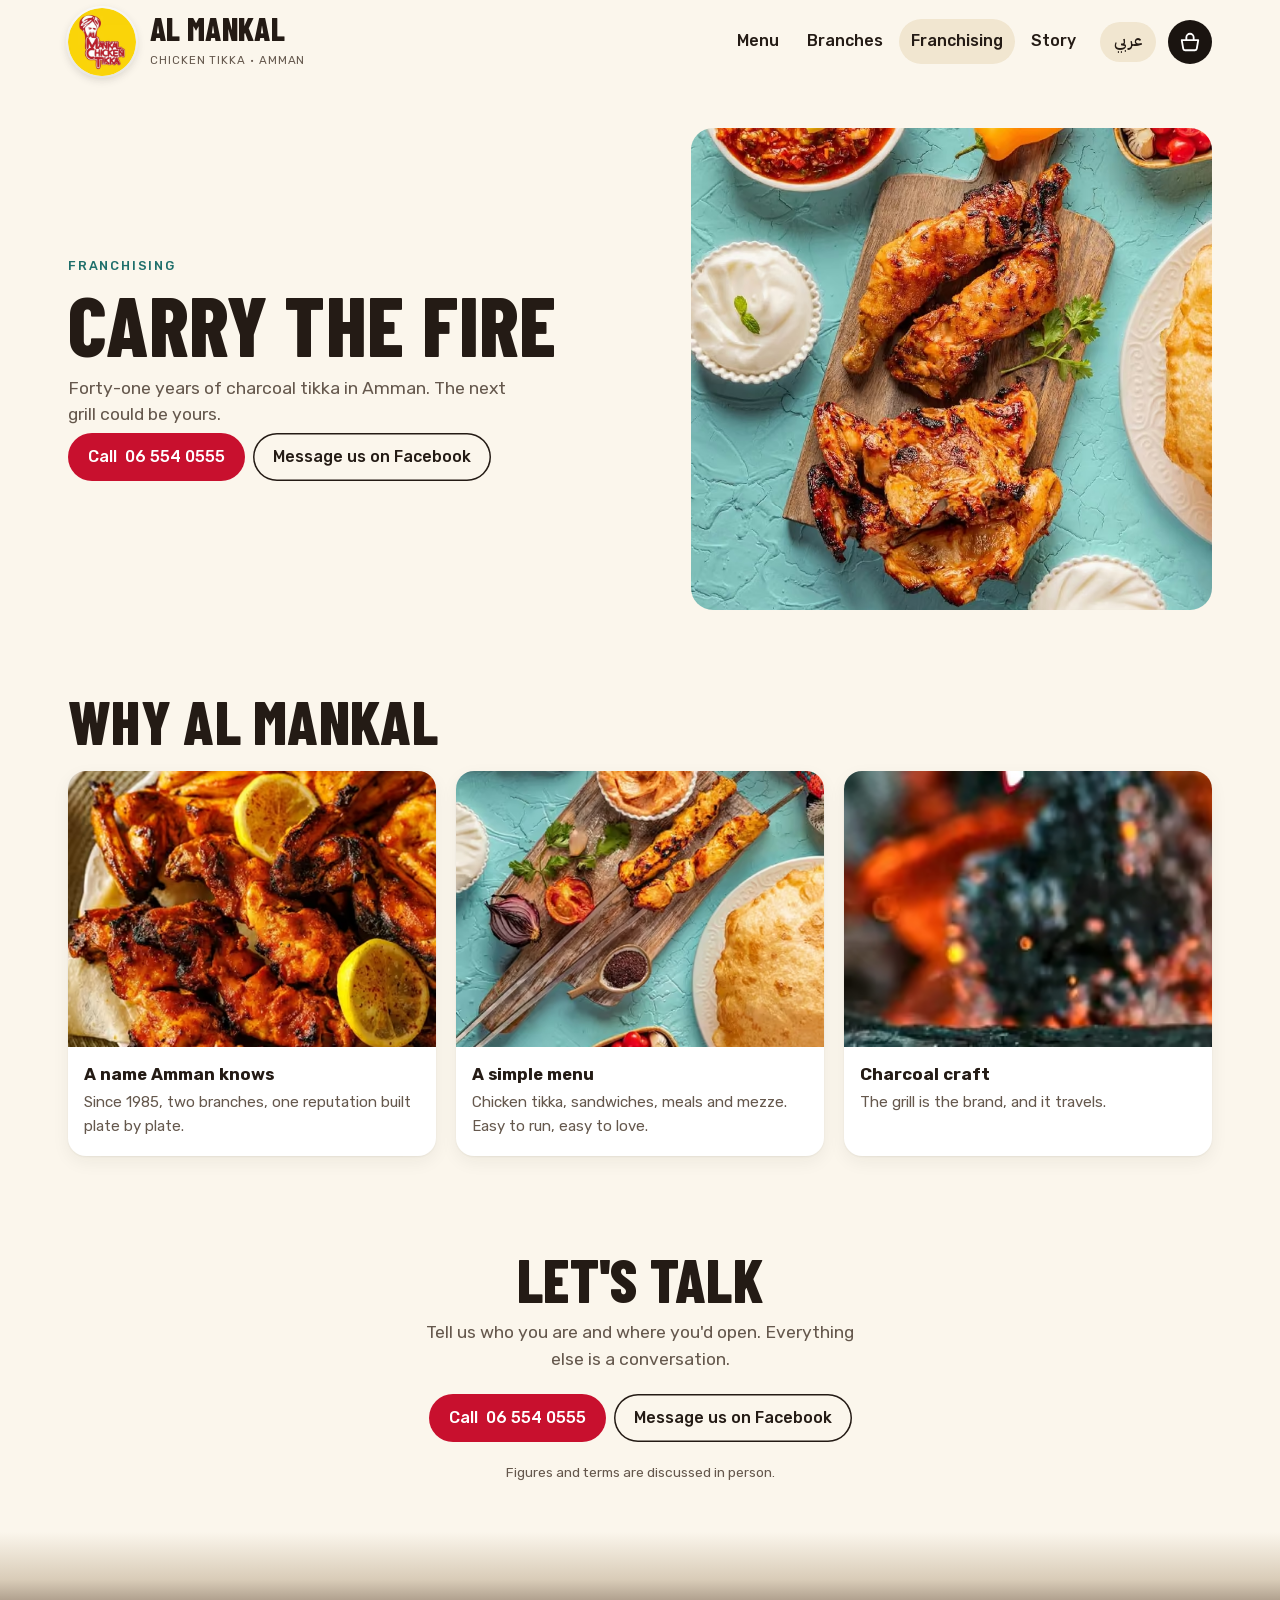
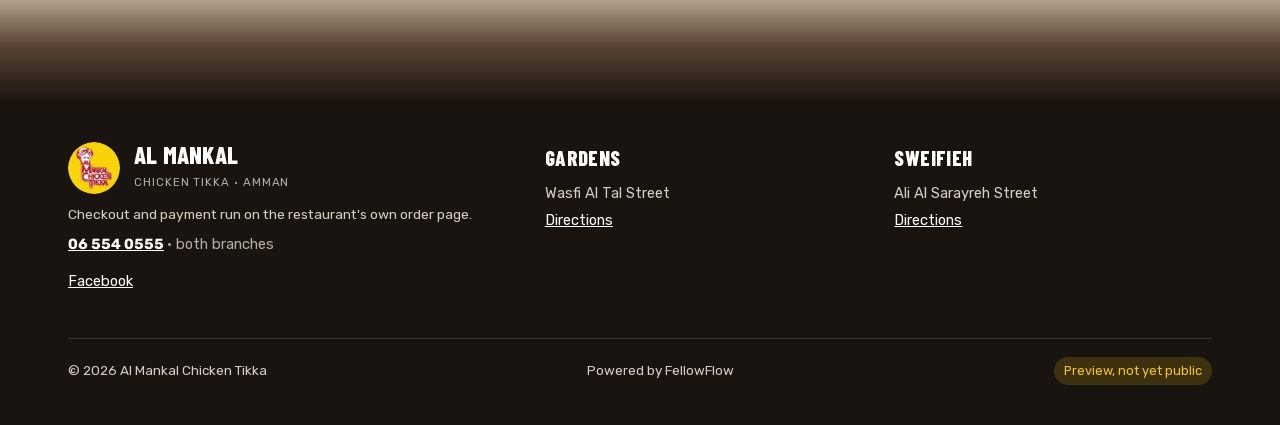
<file: franchise.html>
<!doctype html>
<html lang="en">
<head>
  <meta charset="utf-8">
  <meta name="viewport" content="width=device-width, initial-scale=1, viewport-fit=cover">
  <!-- PREVIEW: noindex until Saif Khuffash approves the site. Remove this tag, the Disallow in robots.txt and X-Robots-Tag in _headers at launch. -->
  <meta name="robots" content="noindex, nofollow">
  <title>Franchising | Al Mankal Chicken Tikka</title>
  <meta name="description" content="Open an Al Mankal Chicken Tikka: forty-one years of charcoal chicken in Amman, a simple menu and a name the city knows. Call to start the conversation.">
  <meta name="theme-color" content="#FBF6EC">
  <link rel="icon" href="assets/img/favicon.svg" type="image/svg+xml">
  <link rel="preload" href="assets/fonts/barlow-condensed-latin-800.woff2" as="font" type="font/woff2" crossorigin>
  <link rel="preload" href="assets/fonts/rubik-latin-400.woff2" as="font" type="font/woff2" crossorigin>
  <link rel="stylesheet" href="assets/css/site.css?v=9">
  <script src="assets/js/lang.js?v=7"></script>
</head>
<body data-page="franchise">
  <header class="head">
    <a class="skip" href="#main" data-t="skip_main">Skip to content</a>
    <div class="wrap head-row">
      <a class="brand" href="./" aria-label="Al Mankal Chicken Tikka, home">
        <img src="assets/img/s/logo-380.webp" alt="" width="380" height="380">
        <span><b data-t="brand">Al Mankal</b><small data-t="brand_sub">Chicken tikka · Amman</small></span>
      </a>
      <nav class="head-nav" aria-label="Site">
        <a href="menu.html" data-t="nav_menu">Menu</a>
        <a href="branches.html" data-t="nav_branches">Branches</a>
        <a href="franchise.html" aria-current="page" data-t="nav_franchise">Franchising</a>
        <a href="index.html#story" data-t="nav_story">Story</a>
      </nav>
      <button class="lang" id="lang" type="button" data-t="lang_btn">عربي</button>
      <button class="basket-btn" id="basket-btn" type="button" aria-label="Basket" data-t-aria="nav_basket" aria-haspopup="dialog" aria-controls="basket">
        <svg viewBox="0 0 24 24" fill="none" stroke="currentColor" stroke-width="2" stroke-linecap="round" stroke-linejoin="round" aria-hidden="true"><path d="M3 10h18l-1.6 9.2a2 2 0 0 1-2 1.8H6.6a2 2 0 0 1-2-1.8L3 10z"/><path d="M8 10V7a4 4 0 0 1 8 0v3"/></svg>
        <span class="badge" id="basket-count" hidden>0</span>
      </button>
    </div>
  </header>

  <main id="main" tabindex="-1">
    <section class="page-hero with-photo" aria-labelledby="fp-title">
      <div class="wrap">
        <div class="ph-text">
        <p class="eyebrow rise r1" data-t="fp_eyebrow">Franchising</p>
        <h1 class="display rise r2" id="fp-title" data-t="fp_title">Carry the fire</h1>
        <p class="lead rise r3" data-t="fp_lead">Forty-one years of charcoal tikka in Amman. The next grill could be yours.</p>
        <div class="acts rise r4">
          <a class="btn btn-red" href="tel:+96265540555"><span data-t="fp_call">Call</span> <bdi dir="ltr">06 554 0555</bdi></a>
          <a class="btn btn-line" href="https://www.facebook.com/ALMANKAL" target="_blank" rel="noopener" data-t="fp_fb">Message us on Facebook</a>
        </div>
        </div>
        <div class="photo rise r3"><picture><source type="image/avif" srcset="assets/img/s/chicken-board-teal-480.avif 480w, assets/img/s/chicken-board-teal-960.avif 960w, assets/img/s/chicken-board-teal-1080.avif 1080w" sizes="(min-width: 900px) 46vw, 100vw"><source type="image/webp" srcset="assets/img/s/chicken-board-teal-480.webp 480w, assets/img/s/chicken-board-teal-960.webp 960w, assets/img/s/chicken-board-teal-1080.webp 1080w" sizes="(min-width: 900px) 46vw, 100vw"><img src="assets/img/s/chicken-board-teal-480.webp" alt="" width="1080" height="999" fetchpriority="high"></picture></div>
      </div>
    </section>

    <section class="sec" aria-labelledby="why-title">
      <div class="wrap">
        <h2 class="display title ap" id="why-title" data-t="fp_why_t">Why Al Mankal</h2>
        <div class="why">
          <div class="why-card ap d1"><picture><source type="image/avif" srcset="assets/img/s/chicken-lemon-480.avif 480w, assets/img/s/chicken-lemon-960.avif 960w" sizes="(min-width: 800px) 33vw, 100vw"><source type="image/webp" srcset="assets/img/s/chicken-lemon-480.webp 480w, assets/img/s/chicken-lemon-960.webp 960w" sizes="(min-width: 800px) 33vw, 100vw"><img src="assets/img/s/chicken-lemon-480.webp" alt="" width="1080" height="999" loading="lazy" decoding="async"></picture><div><b data-t="fp_1_t">A name Amman knows</b><p data-t="fp_1_p">Since 1985, two branches, one reputation built plate by plate.</p></div></div>
          <div class="why-card ap d2"><picture><source type="image/avif" srcset="assets/img/s/tawook-teal-480.avif 480w, assets/img/s/tawook-teal-960.avif 960w" sizes="(min-width: 800px) 33vw, 100vw"><source type="image/webp" srcset="assets/img/s/tawook-teal-480.webp 480w, assets/img/s/tawook-teal-960.webp 960w" sizes="(min-width: 800px) 33vw, 100vw"><img src="assets/img/s/tawook-teal-480.webp" alt="" width="1080" height="999" loading="lazy" decoding="async"></picture><div><b data-t="fp_2_t">A simple menu</b><p data-t="fp_2_p">Chicken tikka, sandwiches, meals and mezze. Easy to run, easy to love.</p></div></div>
          <div class="why-card ap d3"><picture><source type="image/avif" srcset="assets/img/s/coals-3-480.avif 480w, assets/img/s/coals-3-960.avif 960w" sizes="(min-width: 800px) 33vw, 100vw"><source type="image/webp" srcset="assets/img/s/coals-3-480.webp 480w, assets/img/s/coals-3-960.webp 960w" sizes="(min-width: 800px) 33vw, 100vw"><img src="assets/img/s/coals-3-480.webp" alt="" width="1080" height="392" loading="lazy" decoding="async"></picture><div><b data-t="fp_3_t">Charcoal craft</b><p data-t="fp_3_p">The grill is the brand, and it travels.</p></div></div>
        </div>
      </div>
    </section>

    <section class="sec talk centre" aria-labelledby="talk-title">
      <div class="wrap">
        <h2 class="display title ap" id="talk-title" data-t="fp_talk_t">Let's talk</h2>
        <p class="lead ap d1" data-t="fp_talk_p">Tell us who you are and where you'd open. Everything else is a conversation.</p>
        <div class="acts ap d2">
          <a class="btn btn-red" href="tel:+96265540555"><span data-t="fp_call">Call</span> <bdi dir="ltr">06 554 0555</bdi></a>
          <a class="btn btn-line" href="https://www.facebook.com/ALMANKAL" target="_blank" rel="noopener" data-t="fp_fb">Message us on Facebook</a>
        </div>
        <p class="note ap d3" style="margin-top:20px" data-t="fp_note">Figures and terms are discussed in person.</p>
      </div>
    </section>
  </main>

  <footer class="foot">
    <div class="wrap">
      <div class="foot-grid">
        <div>
          <a class="brand" href="./" aria-label="Al Mankal Chicken Tikka, home"><img src="assets/img/s/logo-124.webp" alt="" width="124" height="124" loading="lazy" decoding="async"><span><b data-t="brand">Al Mankal</b><small data-t="brand_sub">Chicken tikka · Amman</small></span></a>
          <p class="note" style="color:inherit" data-t="ft_order_note">Checkout and payment run on the restaurant's own order page.</p>
          <p class="ft-tel"><a dir="ltr" href="tel:+96265540555">06 554 0555</a> <span data-t="ft_one">· both branches</span></p>
          <p><a href="https://www.facebook.com/ALMANKAL" target="_blank" rel="noopener">Facebook</a></p>
        </div>
        <div>
          <h2 data-t="br_gardens">Gardens</h2>
          <ul>
            <li data-t="br_gardens_addr">Wasfi Al Tal Street</li>
            <li><a href="https://www.google.com/maps/search/?api=1&amp;query=Al+Mankal+Chicken+Tikka+Wasfi+Al+Tal+Street+Amman" target="_blank" rel="noopener" data-t="br_dir">Directions</a></li>
          </ul>
        </div>
        <div>
          <h2 data-t="br_sweifieh">Sweifieh</h2>
          <ul>
            <li data-t="br_sweifieh_addr">Ali Al Sarayreh Street</li>
            <li><a href="https://www.google.com/maps/search/?api=1&amp;query=Al+Mankal+Chicken+Tikka+Ali+Al+Sarayreh+Street+Sweifieh+Amman" target="_blank" rel="noopener" data-t="br_dir">Directions</a></li>
          </ul>
        </div>
      </div>
      <div class="foot-bottom">
        <span>© 2026 Al Mankal Chicken Tikka</span>
        <span data-t="ft_made">Powered by FellowFlow</span>
        <span class="pill" data-t="ft_preview">Preview, not yet public</span>
      </div>
    </div>
  </footer>

  <nav class="bar" aria-label="Quick actions" data-t-aria="bar_aria">
    <button type="button" id="bar-menu"><svg viewBox="0 0 24 24" fill="none" stroke="currentColor" stroke-width="2" stroke-linecap="round" aria-hidden="true"><path d="M4 6h16M4 12h16M4 18h10"/></svg><span data-t="nav_menu">Menu</span></button>
    <button type="button" class="bar-basket" id="bar-basket"><svg viewBox="0 0 24 24" fill="none" stroke="currentColor" stroke-width="2" stroke-linecap="round" stroke-linejoin="round" aria-hidden="true"><path d="M3 10h18l-1.6 9.2a2 2 0 0 1-2 1.8H6.6a2 2 0 0 1-2-1.8L3 10z"/><path d="M8 10V7a4 4 0 0 1 8 0v3"/></svg><span id="bar-label" data-t="bar_basket">Basket</span><span class="bar-total" id="bar-total" hidden></span></button>
    <button type="button" data-call><svg viewBox="0 0 24 24" fill="none" stroke="currentColor" stroke-width="2" stroke-linecap="round" stroke-linejoin="round" aria-hidden="true"><path d="M22 16.9v3a2 2 0 0 1-2.2 2 19.8 19.8 0 0 1-8.6-3.1 19.5 19.5 0 0 1-6-6A19.8 19.8 0 0 1 2.1 4.2 2 2 0 0 1 4.1 2h3a2 2 0 0 1 2 1.7c.1.9.4 1.8.7 2.7a2 2 0 0 1-.5 2.1L8 9.8a16 16 0 0 0 6 6l1.3-1.3a2 2 0 0 1 2.1-.4c.9.3 1.8.6 2.7.7a2 2 0 0 1 1.7 2z"/></svg><span data-t="call">Call</span></button>
  </nav>

  <!-- Which branch? Every Call button opens this sheet. CONFIRM: both branches on one number (the old site banner shows 06 553 1886). -->
  <div class="sheet" id="sheet" role="dialog" aria-modal="true" aria-labelledby="sheet-title" hidden>
    <div class="sheet-back" data-close-sheet></div>
    <div class="sheet-panel">
      <h2 class="display" id="sheet-title" data-t="sheet_title">Call Al Mankal</h2>
      <p class="note" data-t="sheet_lead">One number for both branches. Say which branch when they answer.</p>
      <a class="btn btn-red sheet-call" href="tel:+96265540555"><svg viewBox="0 0 24 24" fill="none" stroke="currentColor" stroke-width="2" stroke-linecap="round" stroke-linejoin="round" aria-hidden="true"><path d="M5 4h4l2 5-2.5 1.5a11 11 0 0 0 5 5L15 13l5 2v4a2 2 0 0 1-2 2A16 16 0 0 1 3 6a2 2 0 0 1 2-2"/></svg><span data-t="call">Call</span> <bdi dir="ltr">06 554 0555</bdi></a>
      <ul class="sheet-br">
        <li><b data-t="br_gardens">Gardens</b><span class="note" data-t="br_gardens_addr">Wasfi Al Tal Street</span><a href="https://www.google.com/maps/search/?api=1&amp;query=Al+Mankal+Chicken+Tikka+Wasfi+Al+Tal+Street+Amman" target="_blank" rel="noopener" data-t="br_dir">Directions</a></li>
        <li><b data-t="br_sweifieh">Sweifieh</b><span class="note" data-t="br_sweifieh_addr">Ali Al Sarayreh Street</span><a href="https://www.google.com/maps/search/?api=1&amp;query=Al+Mankal+Chicken+Tikka+Ali+Al+Sarayreh+Street+Sweifieh+Amman" target="_blank" rel="noopener" data-t="br_dir">Directions</a></li>
      </ul>
      <button class="x" type="button" data-close-sheet aria-label="Close" data-t-aria="close"><svg viewBox="0 0 24 24" fill="none" stroke="currentColor" stroke-width="2.2" stroke-linecap="round" aria-hidden="true"><path d="M6 6l12 12M18 6 6 18"/></svg></button>
    </div>
  </div>

  <!-- The basket: lives in localStorage, rendered by site.js. Checkout hands over to the restaurant's MakanE order page. -->
  <div class="drawer" id="basket" role="dialog" aria-modal="true" aria-labelledby="bk-title" hidden>
    <div class="drawer-back" data-close-basket></div>
    <aside class="drawer-panel">
      <header class="drawer-head">
        <h2 class="display" id="bk-title" data-t="bk_title">Your basket</h2>
        <span class="drawer-count" id="bk-count"></span>
        <button class="x" type="button" data-close-basket aria-label="Close" data-t-aria="close"><svg viewBox="0 0 24 24" fill="none" stroke="currentColor" stroke-width="2.2" stroke-linecap="round" aria-hidden="true"><path d="M6 6l12 12M18 6 6 18"/></svg></button>
      </header>
      <div class="drawer-body" id="bk-body"></div>
      <footer class="drawer-foot" id="bk-foot"></footer>
    </aside>
  </div>

  <script src="assets/js/content.js?v=7"></script>
  <script src="assets/js/menu-data.js?v=7"></script>
  <script src="assets/js/site.js?v=9"></script>
</body>
</html>
</file>
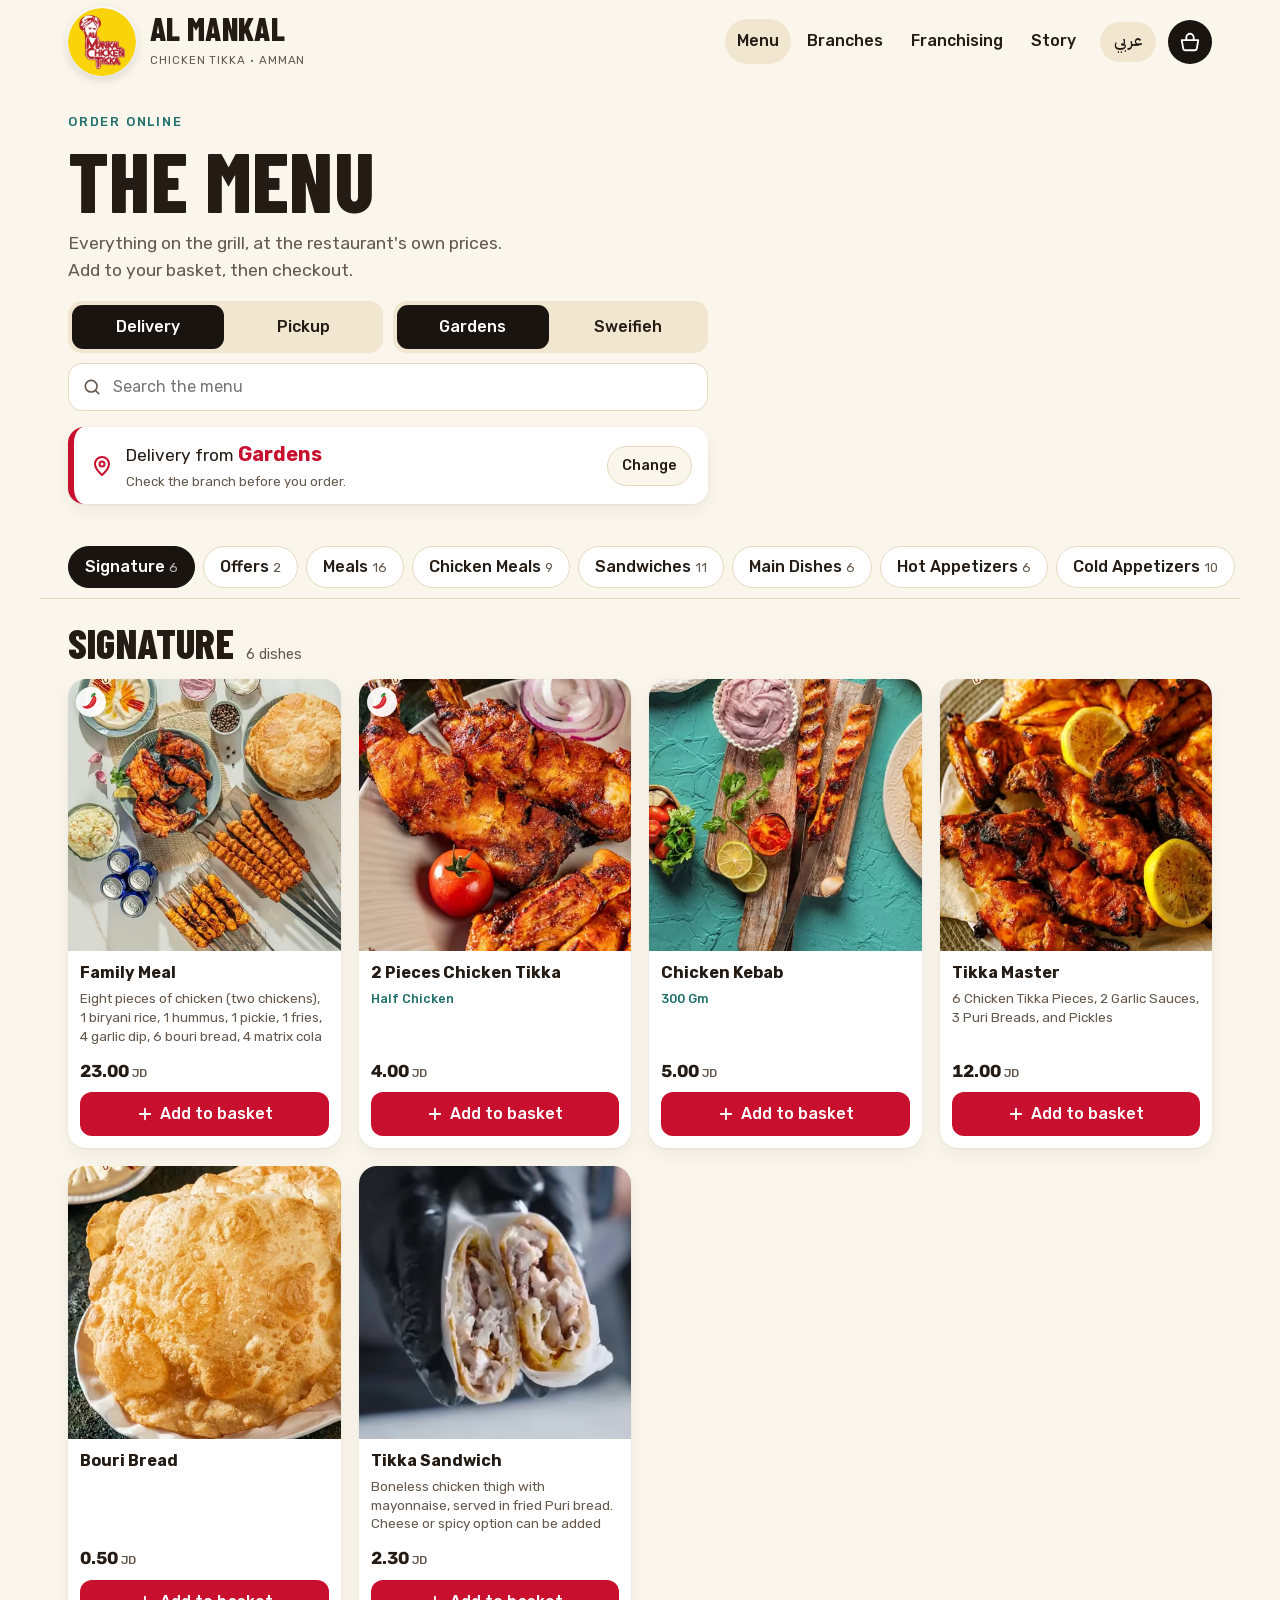
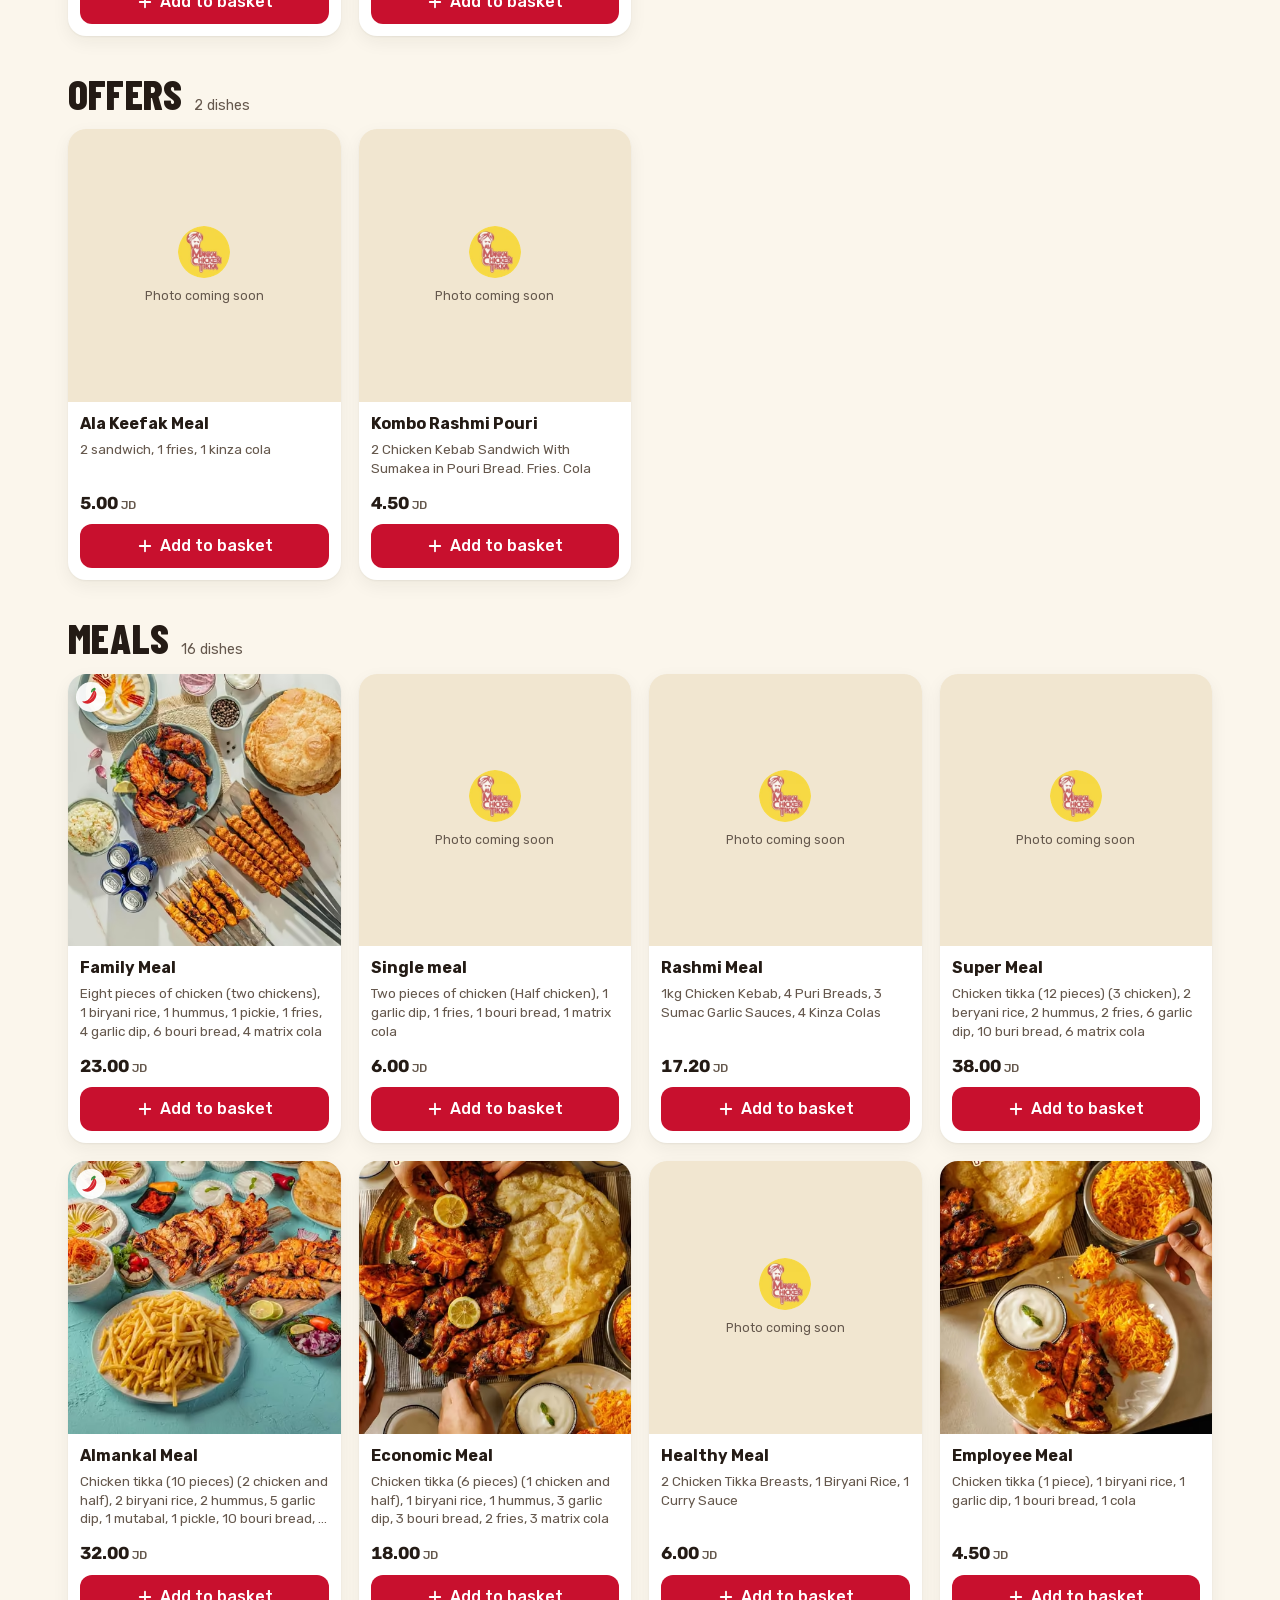
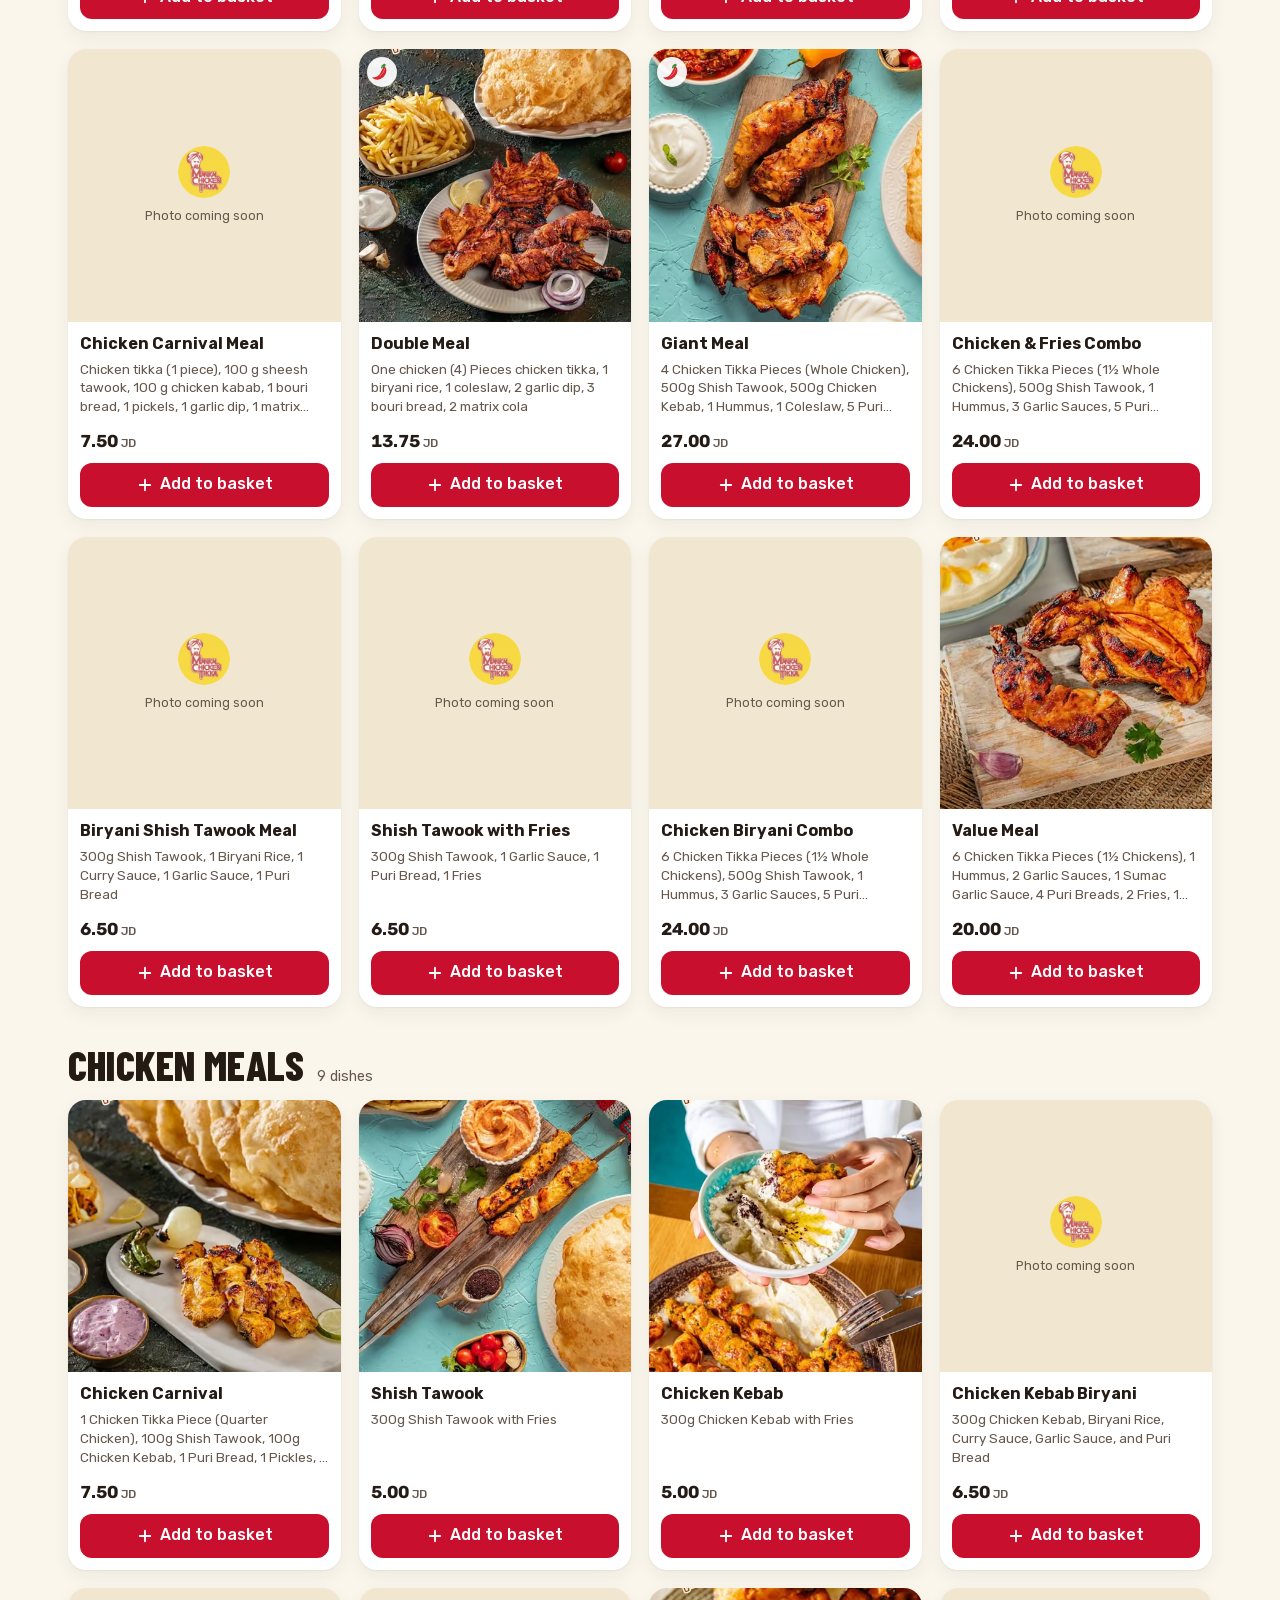
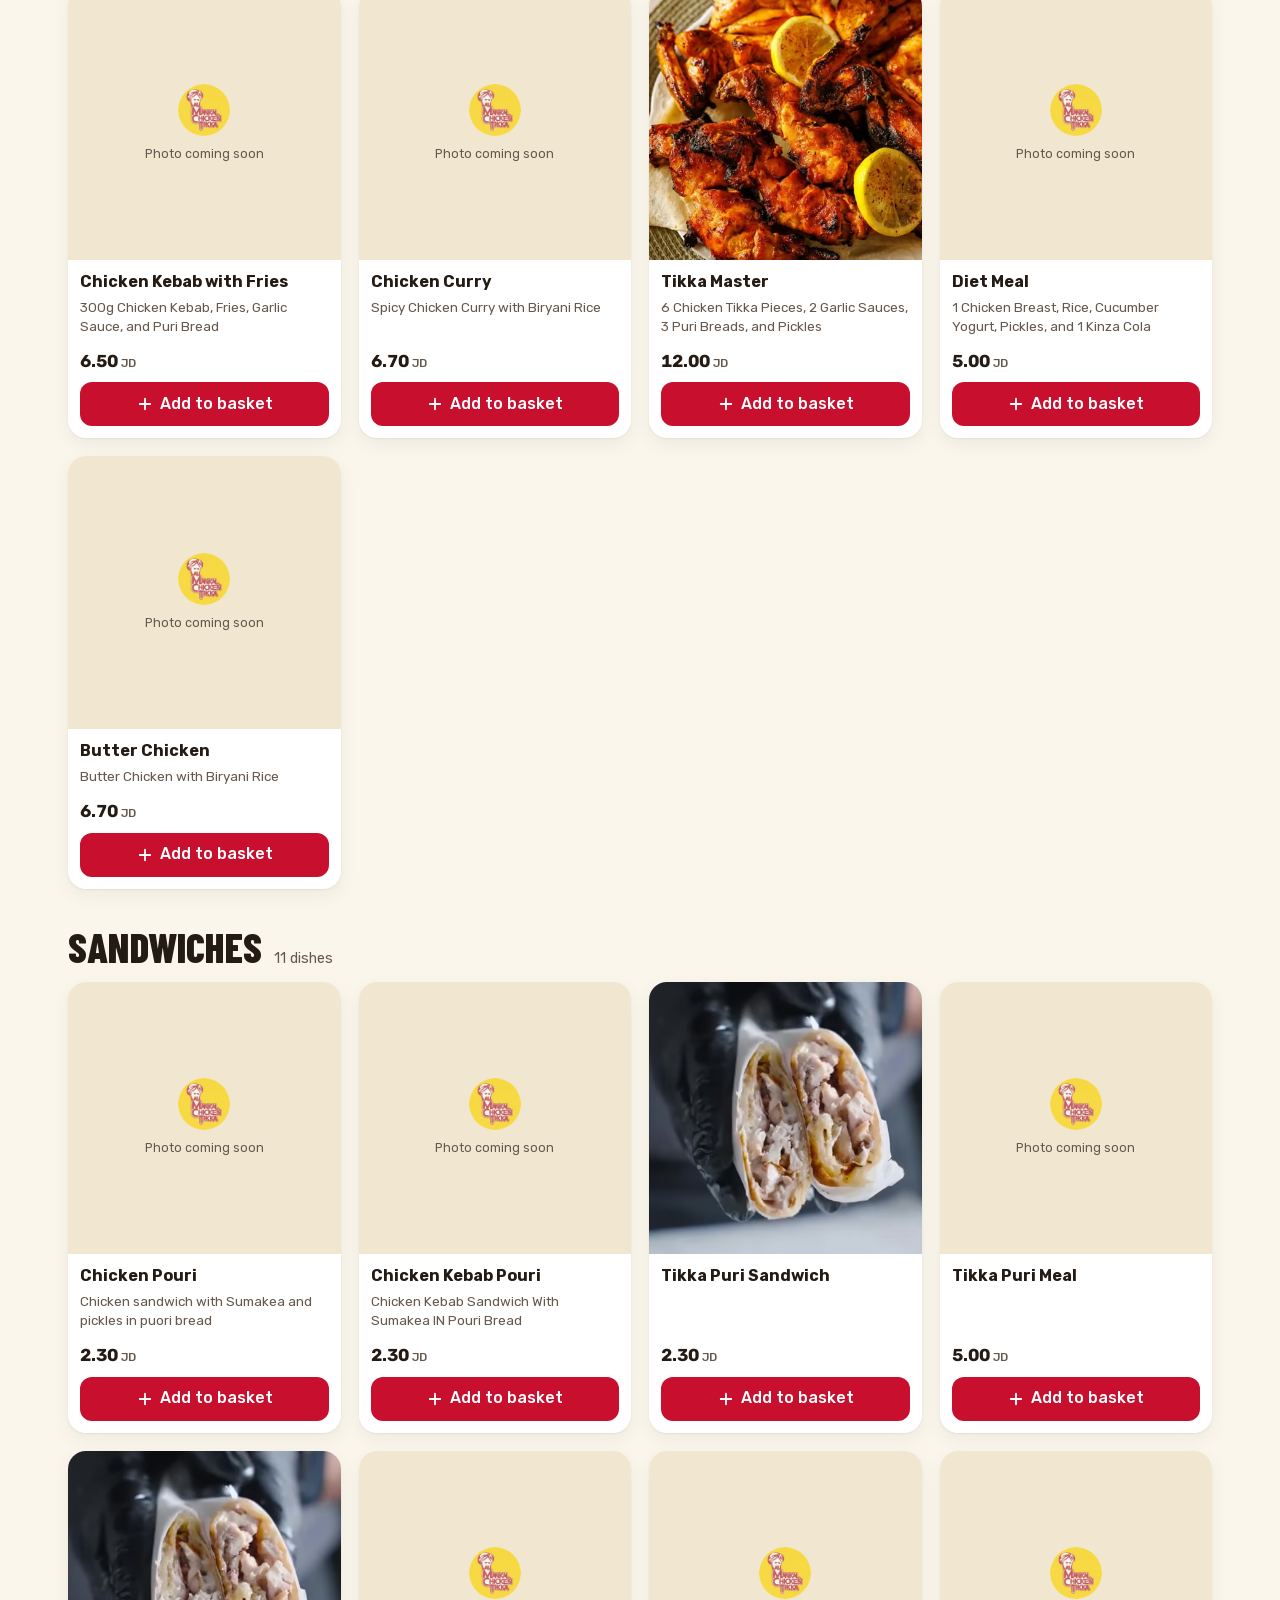
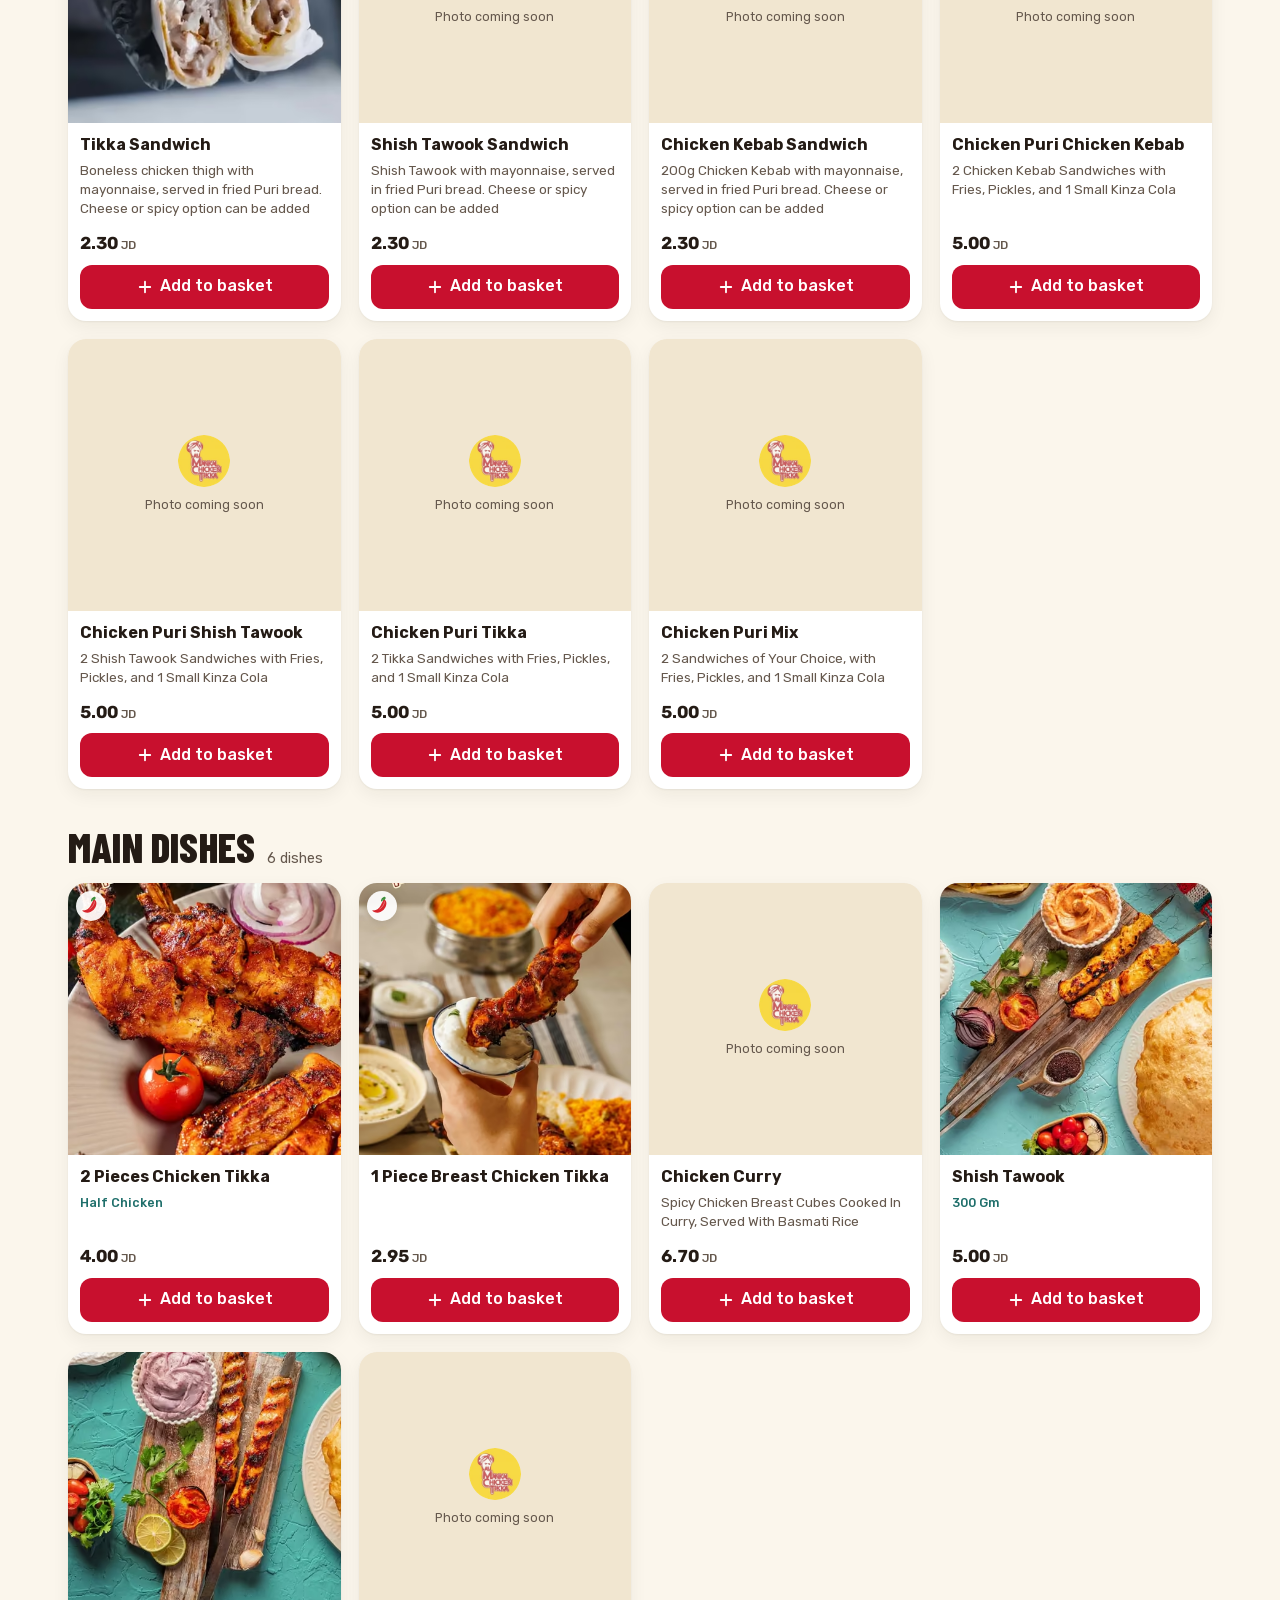
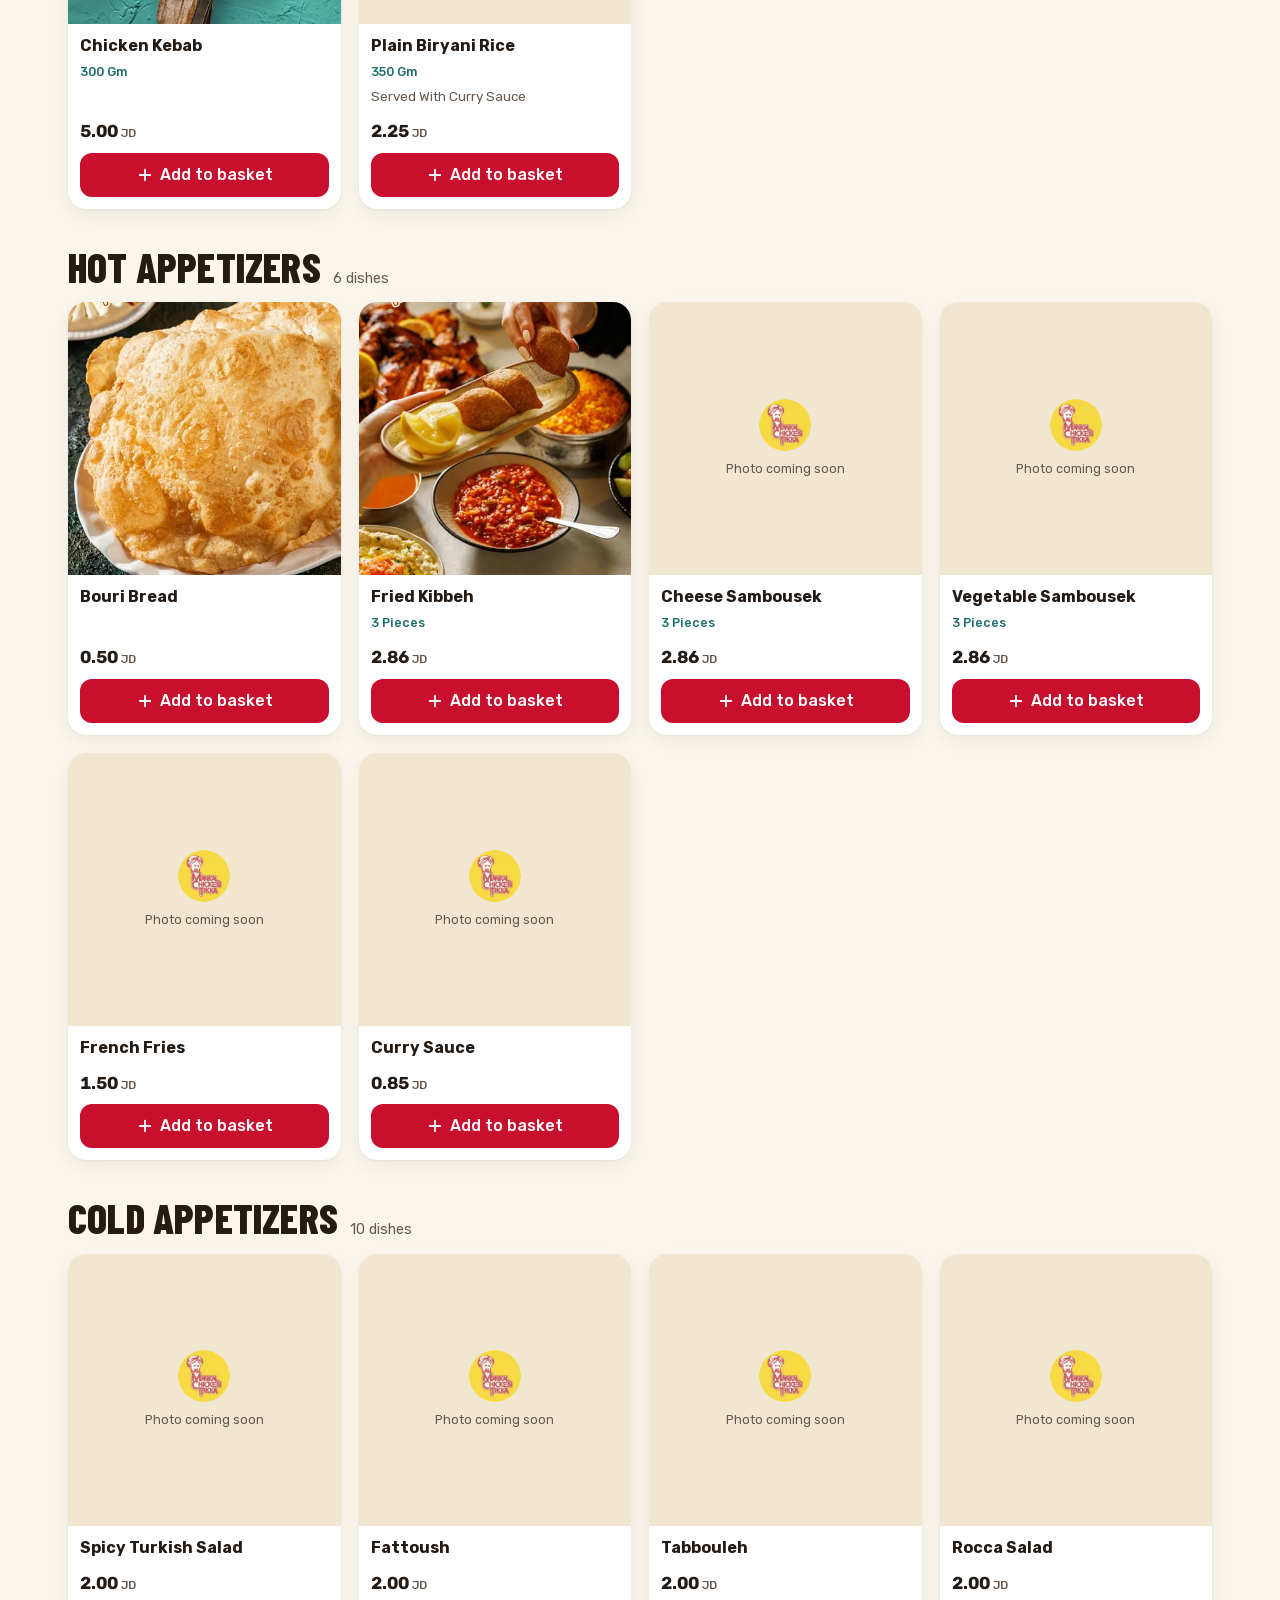
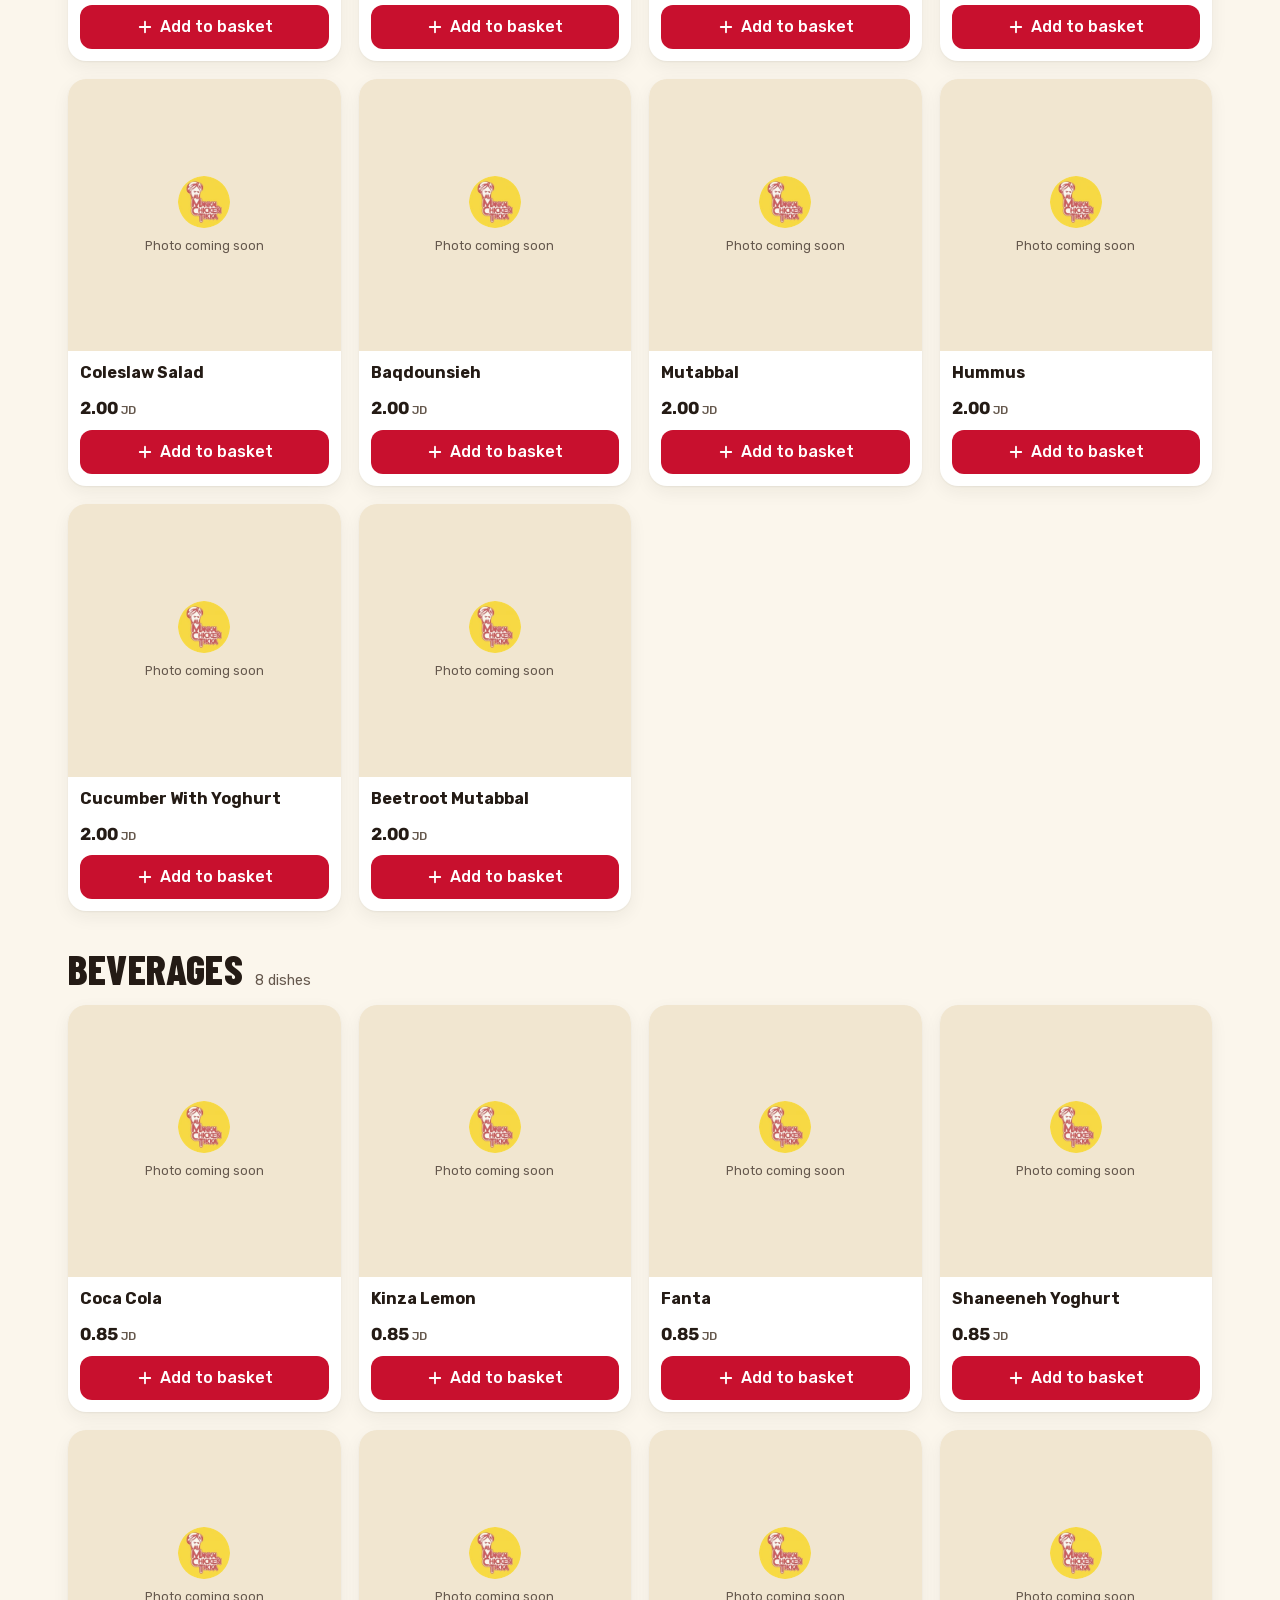
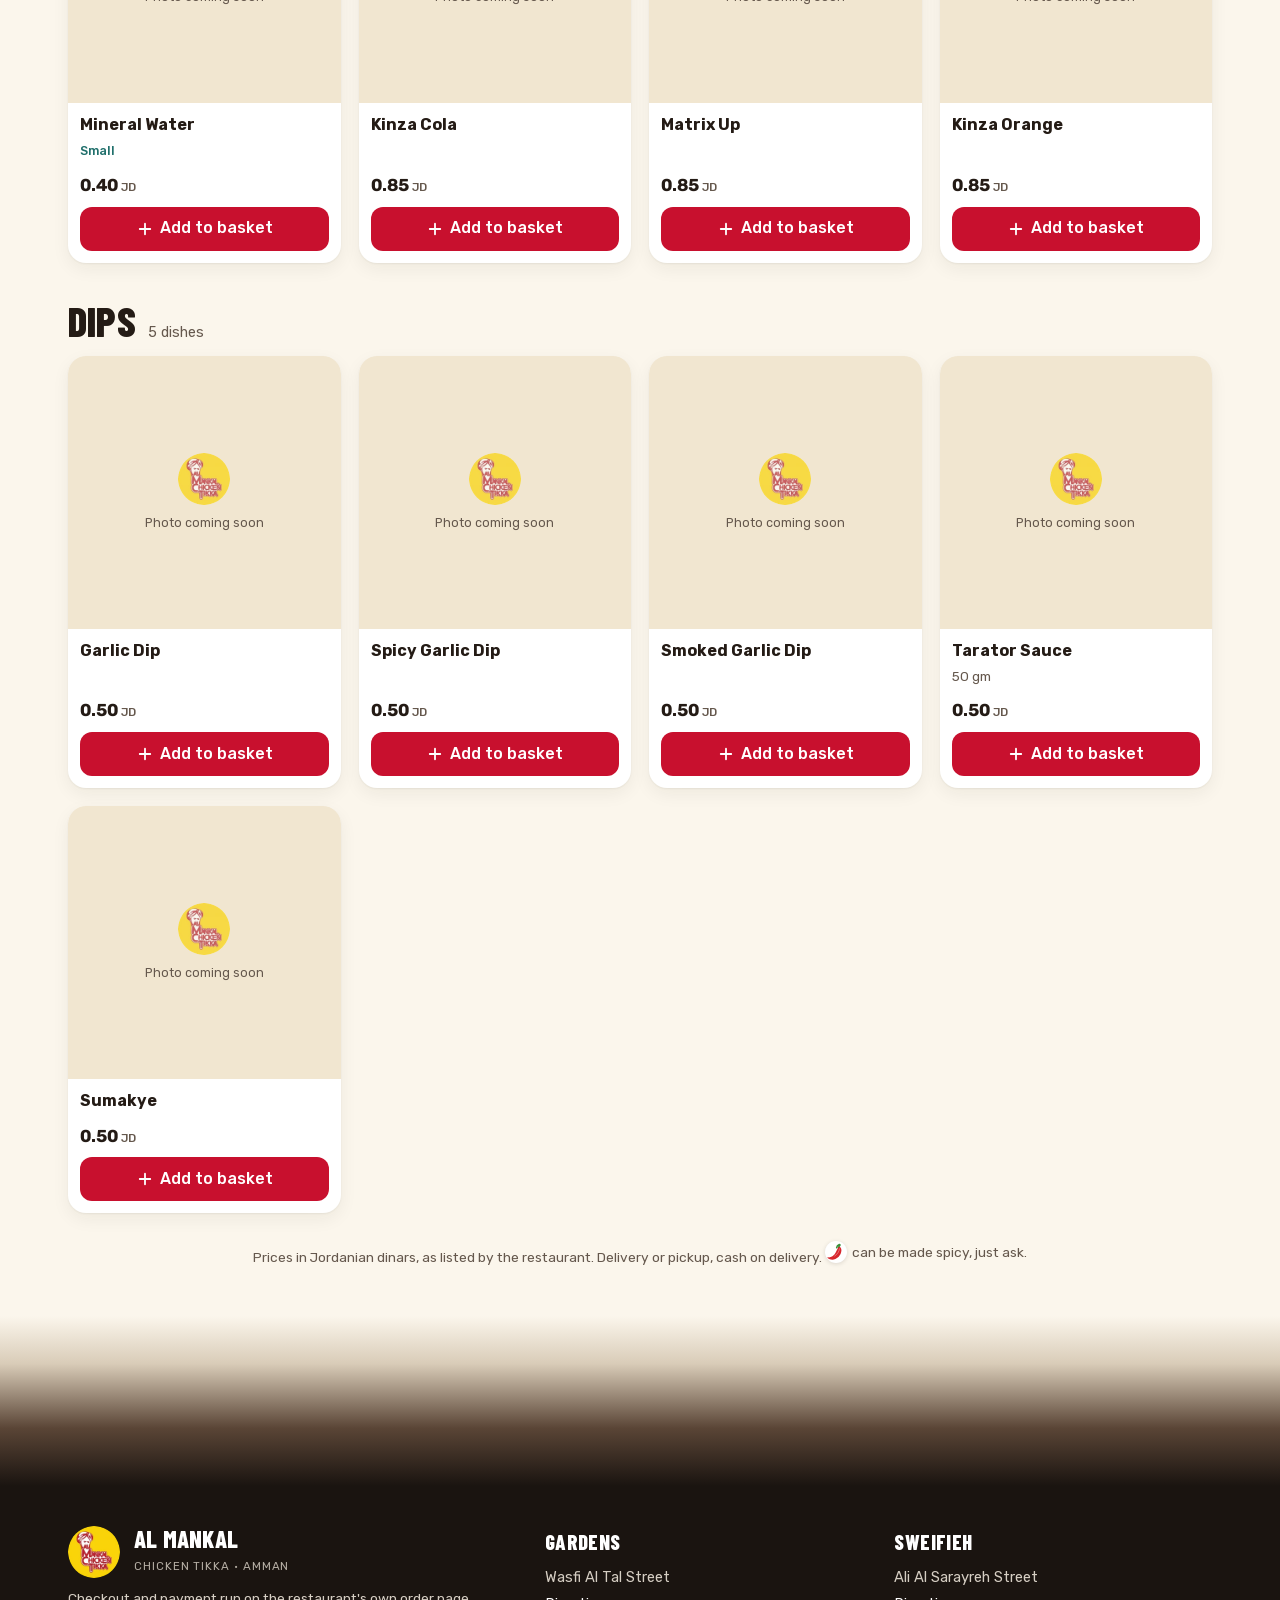
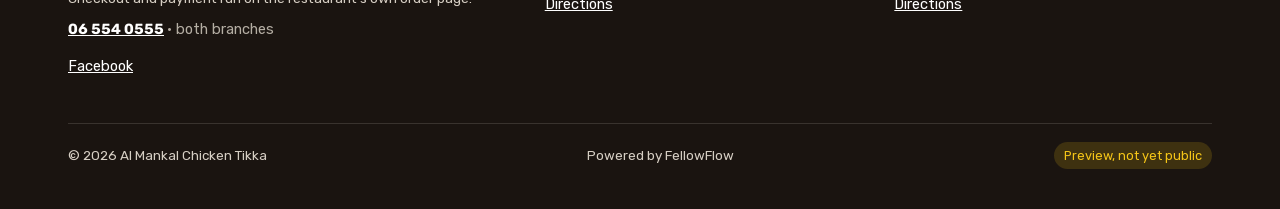
<file: menu.html>
<!doctype html>
<html lang="en">
<head>
  <meta charset="utf-8">
  <meta name="viewport" content="width=device-width, initial-scale=1, viewport-fit=cover">
  <!-- PREVIEW: noindex until Saif Khuffash approves the site. Remove this tag, the Disallow in robots.txt and X-Robots-Tag in _headers at launch. -->
  <meta name="robots" content="noindex, nofollow">
  <title>Menu and ordering | Al Mankal Chicken Tikka</title>
  <meta name="description" content="Al Mankal's full menu: chicken tikka, meals, sandwiches, kebab, mezze and more, at the restaurant's own prices. Add to your basket and order for delivery or pickup in Amman.">
  <meta name="theme-color" content="#FBF6EC">
  <link rel="icon" href="assets/img/favicon.svg" type="image/svg+xml">
  <link rel="preload" href="assets/fonts/barlow-condensed-latin-800.woff2" as="font" type="font/woff2" crossorigin>
  <link rel="preload" href="assets/fonts/rubik-latin-400.woff2" as="font" type="font/woff2" crossorigin>
  <link rel="stylesheet" href="assets/css/site.css?v=9">
  <script src="assets/js/lang.js?v=7"></script>
</head>
<body data-page="menu">
  <header class="head">
    <a class="skip" href="#menu" data-t="skip">Skip to the menu</a>
    <div class="wrap head-row">
      <a class="brand" href="./" aria-label="Al Mankal Chicken Tikka, home">
        <img src="assets/img/s/logo-380.webp" alt="" width="380" height="380">
        <span><b data-t="brand">Al Mankal</b><small data-t="brand_sub">Chicken tikka · Amman</small></span>
      </a>
      <nav class="head-nav" aria-label="Site">
        <a href="menu.html" aria-current="page" data-t="nav_menu">Menu</a>
        <a href="branches.html" data-t="nav_branches">Branches</a>
        <a href="franchise.html" data-t="nav_franchise">Franchising</a>
        <a href="index.html#story" data-t="nav_story">Story</a>
      </nav>
      <button class="lang" id="lang" type="button" data-t="lang_btn">عربي</button>
      <button class="basket-btn" id="basket-btn" type="button" aria-label="Basket" data-t-aria="nav_basket" aria-haspopup="dialog" aria-controls="basket">
        <svg viewBox="0 0 24 24" fill="none" stroke="currentColor" stroke-width="2" stroke-linecap="round" stroke-linejoin="round" aria-hidden="true"><path d="M3 10h18l-1.6 9.2a2 2 0 0 1-2 1.8H6.6a2 2 0 0 1-2-1.8L3 10z"/><path d="M8 10V7a4 4 0 0 1 8 0v3"/></svg>
        <span class="badge" id="basket-count" hidden>0</span>
      </button>
    </div>
  </header>

  <main>
    <section class="page-hero" aria-labelledby="mn-title">
      <div class="wrap">
        <p class="eyebrow rise r1" data-t="mn_eyebrow">Order online</p>
        <h1 class="display rise r2" id="mn-title" data-t="mn_title">The menu</h1>
        <p class="lead rise r3" data-t="mn_lead">Everything on the grill, at the restaurant's own prices. Add to your basket, then checkout.</p>
        <div class="tools rise r4">
          <div class="tools-row">
            <div class="seg" role="group" aria-label="Delivery or pickup" data-t-aria="mode_aria">
              <button type="button" data-mode="delivery" aria-pressed="true" data-t="delivery">Delivery</button>
              <button type="button" data-mode="pickup" aria-pressed="false" data-t="pickup">Pickup</button>
            </div>
            <div class="seg" role="group" aria-label="Ordering from" data-t-aria="bk_branch">
              <button type="button" data-branch="gardens" aria-pressed="true" data-t="br_gardens">Gardens</button>
              <button type="button" data-branch="sweifieh" aria-pressed="false" data-t="br_sweifieh">Sweifieh</button>
            </div>
          </div>
          <label class="search">
            <span class="sr" data-t="mn_search">Search the menu</span>
            <svg viewBox="0 0 24 24" fill="none" stroke="currentColor" stroke-width="2" stroke-linecap="round" aria-hidden="true"><circle cx="11" cy="11" r="7"/><path d="m20 20-3.5-3.5"/></svg>
            <input type="search" id="q" autocomplete="off" placeholder="Search the menu" data-t-ph="mn_search">
          </label>
          <div class="for-pill" id="menu-for" data-change=".tools-row"></div>
        </div>
      </div>
    </section>

    <section class="menu-body" id="menu">
      <div class="wrap">
        <div class="rail-wrap"><div class="rail" id="rail" aria-label="Menu categories" data-t-aria="rail_aria"></div></div>
        <div id="cats"></div>
        <p class="empty" id="empty" hidden data-t="mn_empty">Nothing matches. Try another word.</p>
        <p class="note menu-note"><span data-t="mn_note">Prices in Jordanian dinars, as listed by the restaurant. Delivery or pickup, cash on delivery.</span> <span class="legend"><i class="chilli" aria-hidden="true"><svg viewBox="0 0 24 24" aria-hidden="true"><path d="M12.2 5.9c.2-1.9 1.4-3.3 3.3-3.9.6-.2 1.1.5.7 1-1 1.1-1.5 2-1.7 3.1" fill="none" stroke="#3b8f3b" stroke-width="1.9" stroke-linecap="round"/><path d="M14.3 5.6c-2.5 3.6-3.4 8.5-7.4 11.2-1.8 1.2-3.9 1.6-5.7 1.3-.6-.1-.9.6-.4 1 2.6 2.1 6.4 2.6 9.8 1.2 4.3-1.8 7.3-6 7.6-10.7.1-1.8-.4-3.3-1.4-4.3-.8-.8-2-.6-2.5.3Z" fill="#d7262d"/><path d="M15.8 7.3c-.5 3.4-2.6 6.9-6 9.1" fill="none" stroke="rgba(255,255,255,.35)" stroke-width="1.2" stroke-linecap="round"/></svg></i><span data-t="mn_legend">can be made spicy, just ask.</span></span></p>
      </div>
    </section>
  </main>
  <button class="totop" id="totop" type="button" aria-label="Back to top" data-t-aria="mn_top"><svg viewBox="0 0 24 24" fill="none" stroke="currentColor" stroke-width="2" stroke-linecap="round" stroke-linejoin="round" aria-hidden="true"><path d="M12 19V5m-7 7 7-7 7 7"/></svg></button>

  <footer class="foot">
    <div class="wrap">
      <div class="foot-grid">
        <div>
          <a class="brand" href="./" aria-label="Al Mankal Chicken Tikka, home"><img src="assets/img/s/logo-124.webp" alt="" width="124" height="124" loading="lazy" decoding="async"><span><b data-t="brand">Al Mankal</b><small data-t="brand_sub">Chicken tikka · Amman</small></span></a>
          <p class="note" style="color:inherit" data-t="ft_order_note">Checkout and payment run on the restaurant's own order page.</p>
          <p class="ft-tel"><a dir="ltr" href="tel:+96265540555">06 554 0555</a> <span data-t="ft_one">· both branches</span></p>
          <p><a href="https://www.facebook.com/ALMANKAL" target="_blank" rel="noopener">Facebook</a></p>
        </div>
        <div>
          <h2 data-t="br_gardens">Gardens</h2>
          <ul>
            <li data-t="br_gardens_addr">Wasfi Al Tal Street</li>
            <li><a href="https://www.google.com/maps/search/?api=1&amp;query=Al+Mankal+Chicken+Tikka+Wasfi+Al+Tal+Street+Amman" target="_blank" rel="noopener" data-t="br_dir">Directions</a></li>
          </ul>
        </div>
        <div>
          <h2 data-t="br_sweifieh">Sweifieh</h2>
          <ul>
            <li data-t="br_sweifieh_addr">Ali Al Sarayreh Street</li>
            <li><a href="https://www.google.com/maps/search/?api=1&amp;query=Al+Mankal+Chicken+Tikka+Ali+Al+Sarayreh+Street+Sweifieh+Amman" target="_blank" rel="noopener" data-t="br_dir">Directions</a></li>
          </ul>
        </div>
      </div>
      <div class="foot-bottom">
        <span>© 2026 Al Mankal Chicken Tikka</span>
        <span data-t="ft_made">Powered by FellowFlow</span>
        <span class="pill" data-t="ft_preview">Preview, not yet public</span>
      </div>
    </div>
  </footer>

  <nav class="bar" aria-label="Quick actions" data-t-aria="bar_aria">
    <button type="button" id="bar-menu"><svg viewBox="0 0 24 24" fill="none" stroke="currentColor" stroke-width="2" stroke-linecap="round" aria-hidden="true"><path d="M4 6h16M4 12h16M4 18h10"/></svg><span data-t="nav_menu">Menu</span></button>
    <button type="button" class="bar-basket" id="bar-basket"><svg viewBox="0 0 24 24" fill="none" stroke="currentColor" stroke-width="2" stroke-linecap="round" stroke-linejoin="round" aria-hidden="true"><path d="M3 10h18l-1.6 9.2a2 2 0 0 1-2 1.8H6.6a2 2 0 0 1-2-1.8L3 10z"/><path d="M8 10V7a4 4 0 0 1 8 0v3"/></svg><span id="bar-label" data-t="bar_basket">Basket</span><span class="bar-total" id="bar-total" hidden></span></button>
    <button type="button" data-call><svg viewBox="0 0 24 24" fill="none" stroke="currentColor" stroke-width="2" stroke-linecap="round" stroke-linejoin="round" aria-hidden="true"><path d="M22 16.9v3a2 2 0 0 1-2.2 2 19.8 19.8 0 0 1-8.6-3.1 19.5 19.5 0 0 1-6-6A19.8 19.8 0 0 1 2.1 4.2 2 2 0 0 1 4.1 2h3a2 2 0 0 1 2 1.7c.1.9.4 1.8.7 2.7a2 2 0 0 1-.5 2.1L8 9.8a16 16 0 0 0 6 6l1.3-1.3a2 2 0 0 1 2.1-.4c.9.3 1.8.6 2.7.7a2 2 0 0 1 1.7 2z"/></svg><span data-t="call">Call</span></button>
  </nav>

  <!-- Which branch? Every Call button opens this sheet. CONFIRM: both branches on one number (the old site banner shows 06 553 1886). -->
  <div class="sheet" id="sheet" role="dialog" aria-modal="true" aria-labelledby="sheet-title" hidden>
    <div class="sheet-back" data-close-sheet></div>
    <div class="sheet-panel">
      <h2 class="display" id="sheet-title" data-t="sheet_title">Call Al Mankal</h2>
      <p class="note" data-t="sheet_lead">One number for both branches. Say which branch when they answer.</p>
      <a class="btn btn-red sheet-call" href="tel:+96265540555"><svg viewBox="0 0 24 24" fill="none" stroke="currentColor" stroke-width="2" stroke-linecap="round" stroke-linejoin="round" aria-hidden="true"><path d="M5 4h4l2 5-2.5 1.5a11 11 0 0 0 5 5L15 13l5 2v4a2 2 0 0 1-2 2A16 16 0 0 1 3 6a2 2 0 0 1 2-2"/></svg><span data-t="call">Call</span> <bdi dir="ltr">06 554 0555</bdi></a>
      <ul class="sheet-br">
        <li><b data-t="br_gardens">Gardens</b><span class="note" data-t="br_gardens_addr">Wasfi Al Tal Street</span><a href="https://www.google.com/maps/search/?api=1&amp;query=Al+Mankal+Chicken+Tikka+Wasfi+Al+Tal+Street+Amman" target="_blank" rel="noopener" data-t="br_dir">Directions</a></li>
        <li><b data-t="br_sweifieh">Sweifieh</b><span class="note" data-t="br_sweifieh_addr">Ali Al Sarayreh Street</span><a href="https://www.google.com/maps/search/?api=1&amp;query=Al+Mankal+Chicken+Tikka+Ali+Al+Sarayreh+Street+Sweifieh+Amman" target="_blank" rel="noopener" data-t="br_dir">Directions</a></li>
      </ul>
      <button class="x" type="button" data-close-sheet aria-label="Close" data-t-aria="close"><svg viewBox="0 0 24 24" fill="none" stroke="currentColor" stroke-width="2.2" stroke-linecap="round" aria-hidden="true"><path d="M6 6l12 12M18 6 6 18"/></svg></button>
    </div>
  </div>

  <!-- The basket: lives in localStorage, rendered by site.js. Checkout hands over to the restaurant's MakanE order page. -->
  <div class="drawer" id="basket" role="dialog" aria-modal="true" aria-labelledby="bk-title" hidden>
    <div class="drawer-back" data-close-basket></div>
    <aside class="drawer-panel">
      <header class="drawer-head">
        <h2 class="display" id="bk-title" data-t="bk_title">Your basket</h2>
        <span class="drawer-count" id="bk-count"></span>
        <button class="x" type="button" data-close-basket aria-label="Close" data-t-aria="close"><svg viewBox="0 0 24 24" fill="none" stroke="currentColor" stroke-width="2.2" stroke-linecap="round" aria-hidden="true"><path d="M6 6l12 12M18 6 6 18"/></svg></button>
      </header>
      <div class="drawer-body" id="bk-body"></div>
      <footer class="drawer-foot" id="bk-foot"></footer>
    </aside>
  </div>

  <script src="assets/js/content.js?v=7"></script>
  <script src="assets/js/menu-data.js?v=7"></script>
  <script src="assets/js/site.js?v=9"></script>
</body>
</html>
</file>
<file: assets/css/site.css>
/* AL MANKAL, "Sufra": the family table in daylight, the menu first, the fire kept for the moments that earn it.
   Signature: the logo burns in from the bottom up (a soot cover slides off it) and the curtain lifts onto a cream page
   that assembles itself: the table photo settles, the words rise, the order card lands. One dark band carries the grill film and embers.
   Colour: the logo's own yellow and red, the char of the grill, the teal of the restaurant's photo tables.
   Type: Barlow Condensed 800 (Latin display), Lalezar (Arabic display), Rubik (Latin text), IBM Plex Sans Arabic (Arabic text). All SIL OFL, self-hosted.
   Motion: transform and opacity only, 150-250 ms for feedback, one orchestrated moment per section. Reduce Motion gets a calm version. */

@font-face { font-family: 'Barlow Condensed'; font-weight: 800; font-display: swap; src: url('../fonts/barlow-condensed-latin-800.woff2') format('woff2'); unicode-range: U+0000-00FF, U+0131, U+0152-0153, U+02BB-02BC, U+02C6, U+02DA, U+02DC, U+2000-206F, U+20AC, U+2122, U+2191, U+2193, U+2212, U+2215, U+FEFF, U+FFFD; }
@font-face { font-family: 'Lalezar'; font-weight: 400; font-display: swap; src: url('../fonts/lalezar-arabic-400.woff2') format('woff2'); unicode-range: U+0600-06FF, U+0750-077F, U+08A0-08FF, U+200C-200E, U+FB50-FDFF, U+FE70-FEFC; }
@font-face { font-family: 'Plex Arabic'; font-weight: 400; font-display: swap; src: url('../fonts/ibm-plex-sans-arabic-arabic-400.woff2') format('woff2'); unicode-range: U+0600-06FF, U+0750-077F, U+08A0-08FF, U+200C-200E, U+FB50-FDFF, U+FE70-FEFC; }
@font-face { font-family: 'Plex Arabic'; font-weight: 500; font-display: swap; src: url('../fonts/ibm-plex-sans-arabic-arabic-500.woff2') format('woff2'); unicode-range: U+0600-06FF, U+0750-077F, U+08A0-08FF, U+200C-200E, U+FB50-FDFF, U+FE70-FEFC; }
@font-face { font-family: 'Plex Arabic'; font-weight: 700; font-display: swap; src: url('../fonts/ibm-plex-sans-arabic-arabic-700.woff2') format('woff2'); unicode-range: U+0600-06FF, U+0750-077F, U+08A0-08FF, U+200C-200E, U+FB50-FDFF, U+FE70-FEFC; }
@font-face { font-family: 'Rubik'; font-weight: 400; font-display: swap; src: url('../fonts/rubik-latin-400.woff2') format('woff2'); unicode-range: U+0000-00FF, U+0131, U+0152-0153, U+02BB-02BC, U+02C6, U+02DA, U+02DC, U+2000-206F, U+20AC, U+2122, U+2212, U+FEFF, U+FFFD; }
@font-face { font-family: 'Rubik'; font-weight: 500; font-display: swap; src: url('../fonts/rubik-latin-500.woff2') format('woff2'); unicode-range: U+0000-00FF, U+0131, U+0152-0153, U+02BB-02BC, U+02C6, U+02DA, U+02DC, U+2000-206F, U+20AC, U+2122, U+2212, U+FEFF, U+FFFD; }
@font-face { font-family: 'Rubik'; font-weight: 700; font-display: swap; src: url('../fonts/rubik-latin-700.woff2') format('woff2'); unicode-range: U+0000-00FF, U+0131, U+0152-0153, U+02BB-02BC, U+02C6, U+02DA, U+02DC, U+2000-206F, U+20AC, U+2122, U+2212, U+FEFF, U+FFFD; }

:root {
  --cream: #FBF6EC;
  --paper: #FFFFFF;
  --sand: #F1E6D0;
  --line: #E6D9C0;
  --ink: #241B15;
  --muted: #65584D;
  --char: #1A1410;
  --red: #C8102E;
  --red-d: #A00C24;
  --yellow: #F5C518;
  --teal: #1F6F6B;
  --ember: #FF8A2A;
  --open: #1E8A4C;

  --display: 'Barlow Condensed', 'Lalezar', Impact, sans-serif;
  --text: 'Rubik', 'Plex Arabic', system-ui, sans-serif;
  --gutter: 16px;
  --max: 1200px;
  --head: 72px;
  --radius: 18px;
  --ease: cubic-bezier(.2, .7, .2, 1);
  --spring: cubic-bezier(.34, 1.4, .64, 1);
  --shadow: 0 1px 2px rgba(36, 27, 21, .06), 0 6px 18px rgba(36, 27, 21, .06);
  --shadow-up: 0 2px 4px rgba(36, 27, 21, .06), 0 14px 32px rgba(36, 27, 21, .12);
}
html[lang="ar"] { --display: 'Lalezar', 'Barlow Condensed', sans-serif; --text: 'Plex Arabic', 'Rubik', system-ui, sans-serif; }
@media (min-width: 700px) { :root { --gutter: 28px; --head: 84px; } }

*, *::before, *::after { box-sizing: border-box; }
html { -webkit-text-size-adjust: 100%; scroll-padding-top: calc(var(--head) + 64px); }
body { margin: 0; background: var(--cream); color: var(--ink); font: 400 16px/1.55 var(--text); -webkit-font-smoothing: antialiased; overflow-x: clip; }
html[lang="ar"] body { font-size: 17px; line-height: 1.7; }
img, video, picture, svg { display: block; max-width: 100%; }
a { color: inherit; }
button { font: inherit; color: inherit; }
[hidden] { display: none !important; }
:focus-visible { outline: 3px solid var(--teal); outline-offset: 2px; border-radius: 6px; }
.wrap { width: 100%; max-width: var(--max); margin: 0 auto; padding: 0 var(--gutter); }
.sr { position: absolute; width: 1px; height: 1px; overflow: hidden; clip: rect(0 0 0 0); white-space: nowrap; }
.skip { position: absolute; left: 8px; top: -60px; z-index: 90; background: var(--char); color: #fff; padding: 10px 14px; border-radius: 10px; text-decoration: none; }
.skip:focus { top: 8px; }
main:focus { outline: none; }

.display { font-family: var(--display); font-weight: 800; text-transform: uppercase; letter-spacing: .005em; line-height: .92; margin: 0; }
html[lang="ar"] .display { font-weight: 400; text-transform: none; line-height: 1.15; letter-spacing: 0; }
.eyebrow { font-size: .8rem; font-weight: 500; letter-spacing: .14em; text-transform: uppercase; color: var(--teal); margin: 0 0 10px; }
html[lang="ar"] .eyebrow { letter-spacing: 0; font-size: .92rem; }
.note { font-size: .86rem; color: var(--muted); margin: 0; }
html[lang="ar"] .note { font-size: .92rem; }
.lead { font-size: 1.1rem; line-height: 1.5; color: var(--muted); margin: 12px 0 0; max-width: 40ch; }
.title { font-size: clamp(2.3rem, 1.7rem + 2.6vw, 3.8rem); }
.centre { text-align: center; }
.centre .lead { margin-inline: auto; }

/* Buttons: red means "this moves your order forward". Everything else is quiet. */
.btn { display: inline-flex; align-items: center; justify-content: center; gap: 8px; min-height: 48px; padding: 0 20px; border-radius: 999px; border: 0; cursor: pointer; font-weight: 500; text-decoration: none; white-space: nowrap; transition: background-color 180ms var(--ease), transform 160ms var(--ease), box-shadow 180ms var(--ease); -webkit-tap-highlight-color: transparent; }
.btn svg { width: 20px; height: 20px; flex: none; }
.btn:active { transform: scale(.97); }
.btn-red { background: var(--red); color: #fff; }
.btn-line { background: transparent; color: var(--ink); box-shadow: inset 0 0 0 1.5px var(--ink); }
.btn-char { background: var(--char); color: #fff; }
.btn-bone { background: #fff; color: var(--ink); box-shadow: inset 0 0 0 1.5px var(--line); }
.btn-small { min-height: 42px; padding: 0 16px; font-size: .92rem; }
@media (hover: hover) {
  .btn-red:hover { background: var(--red-d); }
  .btn-line:hover { background: rgba(36, 27, 21, .06); }
  .btn-char:hover { background: #000; }
  .btn-bone:hover { box-shadow: inset 0 0 0 1.5px var(--ink); }
}

/* ---------- reveals: elements marked .ap rise once when they scroll into view (site.js adds .in) ---------- */
.ap { opacity: 0; transform: translateY(18px); transition: opacity 600ms var(--ease), transform 700ms var(--ease); }
.ap.in { opacity: 1; transform: none; }
.ap.d1 { transition-delay: 80ms; } .ap.d2 { transition-delay: 160ms; } .ap.d3 { transition-delay: 240ms; } .ap.d4 { transition-delay: 320ms; }
body.no-js .ap, body.no-io .ap { opacity: 1; transform: none; }

/* ---------- the entry ---------- */
.intro { position: fixed; inset: 0; z-index: 80; background: var(--char); overflow: hidden; will-change: transform; --bedw: min(max(150vw, 100%), 1040px); --bedh: calc(var(--bedw) / 4.8); --logo: min(54vw, 290px); }
.intro::before { content: ''; position: absolute; inset: auto 0 -30%; height: 80%; background: radial-gradient(50% 60% at 50% 100%, rgba(255, 122, 26, .4), rgba(200, 16, 46, .14) 45%, transparent 72%); opacity: 0; transition: opacity 1200ms var(--ease); }
.intro.burn::before { opacity: 1; }
.intro-stage { position: absolute; inset: 0; transition: transform 700ms var(--ease), opacity 500ms var(--ease); }
/* The bed is the restaurant's own coals, cut from its grill film (assets/video/grill-tall.mp4 at 2.4, 2.6 and 2.9 s; the rows above the watermark), shot with the lens on the chicken, so the coals sit soft behind it.
   Cold first: the same bed in grey. The hot coals live in a round window that grows from where the ember lands while they shrink by the same amount, so they stay put and only the window moves (transform only). Three real frames cross-fade: the flicker is the film's own. */
.intro-bed { position: absolute; left: 50%; bottom: 0; width: var(--bedw); height: var(--bedh); transform: translateX(-50%); }
.intro-bed img { position: absolute; inset: 0; width: 100%; height: 100%; display: block; }
.intro-bed .hole { position: absolute; left: 50%; top: 55%; width: 140%; aspect-ratio: 1; border-radius: 50%; overflow: hidden; transform: translate(-50%, -50%) scale(.02); will-change: transform; opacity: 0; }
.intro.wake .intro-bed .hole { opacity: 1; }
.intro-bed .hot { position: absolute; left: calc(var(--bedw) * .2); top: calc(var(--bedw) * .7 - var(--bedh) * .55); width: var(--bedw); height: var(--bedh); transform-origin: 50% 55%; transform: scale(50); will-change: transform; }
.intro-bed .hot img:nth-child(n+2) { opacity: 0; }
.intro.wake .intro-bed .hot img:nth-child(2) { animation: coal-a 1.9s ease-in-out infinite alternate; }
.intro.wake .intro-bed .hot img:nth-child(3) { animation: coal-a 2.7s 600ms ease-in-out infinite alternate; }
@keyframes coal-a { from { opacity: 0; } to { opacity: 1; } }
.intro-bed .glow { position: absolute; left: -10%; right: -10%; top: -110%; bottom: -20%; background: radial-gradient(50% 55% at 50% 72%, rgba(255, 138, 42, .6), rgba(200, 16, 46, .22) 46%, transparent 72%); opacity: 0; }
.intro.wake .intro-bed .glow { animation: glow-up 1300ms 150ms var(--ease) forwards, breathe 2.4s 1500ms ease-in-out infinite alternate; }
@keyframes glow-up { to { opacity: 1; } }
/* Anticipation: one ember wakes in the dark bed and breathes twice before the coals around it catch. */
.intro-impact { position: fixed; left: 50%; top: var(--ty, 50%); width: 26px; height: 26px; margin: -13px 0 0 -13px; border-radius: 50%; background: radial-gradient(circle, #fff1c0, #ff8a2a 40%, rgba(200, 16, 46, .5) 62%, transparent 72%); opacity: 0; transform: scale(.3); }
.intro.ember .intro-impact { animation: ember-wake 520ms ease-out forwards, ember-breathe 900ms 520ms ease-in-out infinite alternate; }
.intro.burn .intro-impact { animation: ember-out 700ms ease-out forwards; }
@keyframes ember-wake { from { opacity: 0; transform: scale(.3); } to { opacity: 1; transform: scale(1); } }
@keyframes ember-breathe { from { opacity: .75; transform: scale(.9); } to { opacity: 1; transform: scale(1.25); } }
@keyframes ember-out { from { opacity: 1; transform: scale(1.2); } to { opacity: 0; transform: scale(3); } }
/* Ignition: the same fire film as the hero, screen-blended over the dark, masked to a soft oval so it has no edges; it rises from the bed behind the emblem. */
.intro-flame { position: absolute; left: 50%; bottom: calc(var(--bedh) * .42); width: min(86vw, 560px); height: min(64vh, 600px); transform: translateX(-50%); object-fit: cover; object-position: 50% 100%; mix-blend-mode: screen; opacity: 0; transition: opacity 900ms var(--ease); -webkit-mask-image: radial-gradient(ellipse 50% 90% at 50% 100%, #000 40%, transparent 100%); mask-image: radial-gradient(ellipse 50% 90% at 50% 100%, #000 40%, transparent 100%); pointer-events: none; }
.intro.burn .intro-flame { opacity: .92; }
/* Brand emergence: the emblem is already in place, unlit; a warm halo rises behind it from the fire and the emblem comes into the light, with a slow settle rather than a jump. */
.intro-halo { position: absolute; left: 50%; top: 46%; width: calc(var(--logo) * 2.2); aspect-ratio: 1; margin: calc(var(--logo) * -1.1) 0 0 calc(var(--logo) * -1.1); border-radius: 50%; background: radial-gradient(circle, rgba(255, 170, 70, .5), rgba(255, 122, 26, .22) 38%, rgba(200, 16, 46, .08) 60%, transparent 72%); opacity: 0; transform: translateY(12vh) scale(.6); transition: opacity 1100ms var(--ease), transform 1500ms cubic-bezier(.2, .8, .2, 1); }
.intro.show-logo .intro-halo { opacity: 1; transform: none; }
.intro.hold .intro-halo { animation: halo-pulse 1100ms ease-in-out; }
@keyframes halo-pulse { 50% { transform: scale(1.08); opacity: 1; } }
.intro-logo { position: absolute; left: 50%; top: 46%; width: var(--logo); margin: calc(var(--logo) / -2) 0 0 calc(var(--logo) / -2); opacity: 0; transform: translateY(2.5vh) scale(.94); transition: opacity 1000ms cubic-bezier(.3, 0, .2, 1), transform 1500ms cubic-bezier(.2, .8, .2, 1); }
.intro.show-logo .intro-logo { opacity: 1; transform: none; }
.intro-logo img { width: 100%; height: auto; display: block; }
.intro-fire { position: absolute; left: 0; right: 0; bottom: 0; width: 100%; height: 84%; pointer-events: none; }
.intro-skip { position: absolute; bottom: calc(18px + env(safe-area-inset-bottom)); inset-inline-end: 18px; background: transparent; border: 1px solid rgba(255, 255, 255, .35); color: rgba(255, 255, 255, .85); border-radius: 999px; padding: 8px 14px; font: 600 .82rem var(--text); cursor: pointer; opacity: 0; transition: opacity 400ms var(--ease) 500ms; }
.intro.burn .intro-skip { opacity: 1; }
.intro-skip:focus-visible { outline: 3px solid var(--yellow); outline-offset: 2px; }
/* The opening: the whole scene brightens into the page (no cut, no slide), the emblem and the fire growing slightly as they dissolve into the hero's own charcoal. */
.intro.lift { opacity: 0; transition: opacity 900ms cubic-bezier(.4, 0, .2, 1); pointer-events: none; }
.intro.lift .intro-stage { transform: scale(1.05); transition: transform 1100ms cubic-bezier(.2, .6, .2, 1); }
.intro.lift .intro-flame { opacity: 0; transition-duration: 500ms; }
.intro.gone { display: none; }
body.intro-wait { overflow: hidden; }

/* ---------- header ---------- */
.head { position: sticky; top: 0; z-index: 40; height: var(--head); background: rgba(251, 246, 236, .94); border-bottom: 1px solid transparent; transition: border-color 200ms var(--ease); }
@supports (backdrop-filter: blur(8px)) { .head { background: rgba(251, 246, 236, .84); backdrop-filter: saturate(1.4) blur(10px); -webkit-backdrop-filter: saturate(1.4) blur(10px); } }
body.scrolled .head { border-bottom-color: var(--line); }
.head-row { height: 100%; display: flex; align-items: center; gap: 12px; }
.brand { display: flex; align-items: center; gap: 12px; text-decoration: none; margin-inline-end: auto; }
.brand img { width: 58px; height: 58px; border-radius: 50%; box-shadow: 0 3px 10px rgba(26, 20, 16, .18), 0 0 0 2px #fff; transition: transform 500ms var(--spring); }
@media (min-width: 700px) { .brand img { width: 68px; height: 68px; } .brand { gap: 14px; } }
@media (hover: hover) { .brand:hover img { transform: rotate(-8deg) scale(1.06); } }
.brand b { font-family: var(--display); font-weight: 800; text-transform: uppercase; font-size: 1.7rem; line-height: .95; letter-spacing: .01em; }
@media (min-width: 700px) { .brand b { font-size: 2rem; } }
html[lang="ar"] .brand b { font-weight: 400; font-size: 1.7rem; }
.brand small { display: block; font-size: .72rem; color: var(--muted); letter-spacing: .03em; white-space: nowrap; margin-top: 2px; }
@media (min-width: 700px) { .brand small { letter-spacing: .08em; text-transform: uppercase; margin-top: 3px; } }
html[lang="ar"] .brand small { text-transform: none; letter-spacing: 0; font-size: .82rem; }
.foot .brand img { width: 52px; height: 52px; box-shadow: none; } .foot .brand b { font-size: 1.5rem; }
.head-nav { display: none; gap: 4px; }
.head-nav a { position: relative; text-decoration: none; padding: 10px 12px; border-radius: 999px; font-weight: 500; }
.head-nav a[aria-current="page"] { background: var(--sand); }
@media (hover: hover) { .head-nav a:hover { background: rgba(36, 27, 21, .06); } }
.lang { min-height: 40px; padding: 0 14px; border-radius: 999px; border: 0; background: var(--sand); cursor: pointer; font-weight: 500; }
.basket-btn { position: relative; width: 44px; height: 44px; border-radius: 50%; border: 0; background: var(--char); color: #fff; display: grid; place-items: center; cursor: pointer; transition: transform 300ms var(--spring); }
.basket-btn svg { width: 22px; height: 22px; }
.basket-btn.bump { animation: bump 380ms var(--spring); }
.badge { position: absolute; top: -4px; inset-inline-end: -4px; min-width: 22px; height: 22px; padding: 0 6px; border-radius: 11px; background: var(--yellow); color: var(--char); font-size: .78rem; font-weight: 700; display: grid; place-items: center; }
@keyframes bump { 40% { transform: scale(1.22); } }
@media (min-width: 900px) { .head-nav { display: flex; } }

/* ---------- home hero: the skewer off the coals (the restaurant's own film, a short seamless loop) and the first step of an order. It assembles when the curtain lifts. ---------- */
.hero { padding: 0 0 36px; overflow: hidden; }
.hero-grid { display: grid; gap: 0; }
.hero-photo { position: relative; margin: 0 calc(var(--gutter) * -1); }
@keyframes drift { from { transform: scale(1) translate(0, 0); } to { transform: scale(1.06) translate(-1.2%, 1%); } }
/* The hero panel: the skewer off the coals, a short seamless loop cut from the restaurant's own grill film (smoke drifting, embers under it),
   small tongues of the fire film (assets/video/flame-*.mp4) screen-blended low over the coals, and live sparks on a canvas. No name: the intro has just said it. */
.mankal { position: relative; overflow: hidden; isolation: isolate; aspect-ratio: 10 / 10.4; max-height: 440px; background: #0b0806; }
/* On the phone the charcoal dissolves into the page and the headline rises up into that fade, so the picture and the words are one piece. */
.mankal .fade { inset: 0; z-index: 4; background: linear-gradient(180deg, transparent 50%, rgba(251, 246, 236, .7) 78%, var(--cream) 100%); pointer-events: none; }
.hero-text { margin-top: -27%; }
.mankal > * { position: absolute; }
.mankal .coals { inset: 0; width: 100%; height: 100%; object-fit: cover; object-position: 50% 40%; display: block; filter: saturate(1.04) contrast(1.04); background: #0b0806 url('../img/s/skewer-still.webp') center 40% / cover no-repeat; }
.mankal .dark { inset: 0; z-index: 2; background: linear-gradient(180deg, rgba(8, 5, 3, .34) 0%, rgba(8, 5, 3, 0) 30%, rgba(8, 5, 3, 0) 72%, rgba(8, 5, 3, .42) 100%), radial-gradient(90% 80% at 50% 45%, transparent 60%, rgba(8, 5, 3, .5) 100%); }
.mankal .heat { inset: 0; z-index: 1; background: radial-gradient(60% 30% at 50% 96%, rgba(255, 150, 60, .26), transparent 70%); opacity: 0; transition: opacity 500ms var(--ease); }
.mankal.fan .heat { opacity: 1; transition-duration: 220ms; }
.mankal .flame { left: 18%; width: 64%; top: 58%; height: 40%; object-fit: cover; object-position: 50% 100%; mix-blend-mode: screen; z-index: 1; opacity: .34; -webkit-mask-image: radial-gradient(ellipse 42% 85% at 50% 100%, #000 35%, transparent 100%); mask-image: radial-gradient(ellipse 42% 85% at 50% 100%, #000 35%, transparent 100%); transform-origin: 50% 100%; transition: transform 700ms var(--ease); }
.mankal.fan .flame { transform: scaleY(1.08); transition-duration: 350ms; }
.mankal .sparks { inset: 0; width: 100%; height: 100%; z-index: 2; pointer-events: none; }
.hero-text { position: relative; }
.hero h1 { font-size: clamp(3.3rem, 2.2rem + 4.6vw, 6.2rem); max-width: 9ch; line-height: .9; letter-spacing: .005em; }
.hero h1 .lit { text-shadow: 0 6px 22px rgba(255, 122, 26, .22); }
html[lang="ar"] .hero h1 { font-size: clamp(2.6rem, 2rem + 3.6vw, 5.2rem); max-width: 11ch; }
.hero-lead { font-size: 1.1rem; line-height: 1.5; margin: 16px 0 0; max-width: 32ch; color: var(--muted); }
/* The word COALS is cut from charcoal and lit from below: a static ember gradient in the letters, and a brighter copy that breathes on top (opacity only). */
.hero h1 .lit { position: relative; display: inline-block; }
.hero h1 .lit i { font-style: normal; position: relative; display: inline-block; color: transparent; background: linear-gradient(180deg, var(--ink) 0%, var(--ink) 52%, #4a1d10 70%, #8c2e12 86%, #c2521a 100%); -webkit-background-clip: text; background-clip: text; }
.hero h1 .lit i::before { content: attr(data-ch); position: absolute; inset: 0; color: transparent; background: linear-gradient(180deg, var(--ink) 0%, var(--ink) 44%, #7a2a12 58%, var(--ember) 78%, #ffd37a 100%); -webkit-background-clip: text; background-clip: text; opacity: 0; }
body.lit .hero h1 .lit i::before { animation: lit-breathe 2.6s ease-in-out infinite alternate; animation-delay: calc(var(--i, 0) * -.5s); }
@keyframes lit-breathe { from { opacity: .15; } to { opacity: 1; } }
.hero h1 .lit .sp { position: absolute; bottom: .08em; left: var(--x); width: 4px; height: 4px; border-radius: 50%; background: var(--ember); box-shadow: 0 0 8px 2px rgba(255, 138, 42, .55); opacity: 0; }
body.lit .hero h1 .lit .sp { animation: hsp 2.6s var(--d) ease-out infinite; }
body.lit .hero h1 .lit .sp:nth-of-type(even) { animation-name: hsp-l; }
@keyframes hsp { 0% { transform: translate(0, 0) scale(1); opacity: 0; } 10% { opacity: 1; } 100% { transform: translate(12px, -1.4em) scale(.2); opacity: 0; } }
@keyframes hsp-l { 0% { transform: translate(0, 0) scale(1); opacity: 0; } 10% { opacity: 1; } 100% { transform: translate(-12px, -1.4em) scale(.2); opacity: 0; } }
/* The fire line: coals draw from 1985 to today, the ember at the tip keeps glowing, "still on" lands at the end. */
.fireline { position: relative; height: 40px; margin: 10px 0 0; max-width: 440px; }
.fireline .bed { position: absolute; inset-inline: 0; top: 10px; height: 4px; border-radius: 2px; overflow: hidden; background: linear-gradient(90deg, #3a1d10, #c23b12 12%, var(--ember) 20%, #4a2213 30%, #ff6a1a 44%, #3a1d10 52%, #ffb347 60%, #7a2a12 70%, #ff7a26 80%, #3a1d10 92%, #c23b12); transform: scaleX(0); transform-origin: 0 50%; box-shadow: 0 0 14px 1px rgba(255, 122, 26, .3); }
html[dir="rtl"] .fireline .bed { transform-origin: 100% 50%; }
.fireline .bed i { position: absolute; inset: 0; background: repeating-linear-gradient(90deg, rgba(26, 20, 16, .55) 0 14px, transparent 14px 31px, rgba(26, 20, 16, .35) 31px 40px, transparent 40px 57px); opacity: .9; }
body.lit .fireline .bed { animation: draw 2200ms cubic-bezier(.3, 0, .2, 1) 1000ms forwards; }
body.lit .fireline .bed i { animation: flick 1.3s steps(3, jump-none) infinite alternate; }
@keyframes draw { to { transform: scaleX(1); } }
@keyframes flick { from { opacity: .35; } to { opacity: .95; } }
.fireline .tip { position: absolute; top: 5px; inset-inline-start: 0; width: 14px; height: 14px; border-radius: 50%; background: radial-gradient(circle at 40% 35%, #ffd37a, var(--ember) 55%, #c23b12); box-shadow: 0 0 10px 3px rgba(255, 138, 42, .6); opacity: 0; }
body.lit .fireline .tip { animation: tip-move 2200ms cubic-bezier(.3, 0, .2, 1) 1000ms forwards, tip-pulse 1.5s 3200ms ease-in-out infinite alternate; }
@keyframes tip-move { from { transform: translateX(0); opacity: 1; } to { transform: translateX(var(--w, 0px)); opacity: 1; } }
@keyframes tip-pulse { from { box-shadow: 0 0 8px 2px rgba(255, 138, 42, .5); } to { box-shadow: 0 0 18px 7px rgba(255, 138, 42, .85); } }
.fireline b { position: absolute; top: 22px; inset-inline-end: 0; font: 700 .76rem var(--text); letter-spacing: .12em; text-transform: uppercase; color: var(--red); opacity: 0; }
html[lang="ar"] .fireline b { letter-spacing: 0; text-transform: none; font-size: .9rem; }
body.lit .fireline b { animation: fade-in 500ms var(--ease) 3100ms forwards; }
@keyframes fade-in { to { opacity: 1; } }
/* The ember leaves the line and lands on the Call button, which rings once. */
.ember-fly { position: absolute; top: 0; left: 0; width: 10px; height: 10px; border-radius: 50%; background: radial-gradient(circle at 40% 35%, #ffd37a, var(--ember) 55%, #c23b12); box-shadow: 0 0 12px 4px rgba(255, 138, 42, .65); opacity: 0; pointer-events: none; z-index: 2; }
.order-go [data-call] { display: inline-flex; align-items: center; gap: 8px; }
.order-go [data-call] svg { width: 18px; height: 18px; transform-origin: 50% 80%; }
.order-go [data-call].ring { box-shadow: 0 0 0 5px rgba(255, 138, 42, .35); transition: box-shadow 300ms var(--ease); }
.order-go [data-call].ring svg { animation: ring 1.1s ease-in-out; }
@keyframes ring { 0%, 100% { transform: rotate(0); } 15% { transform: rotate(-16deg); } 30% { transform: rotate(14deg); } 45% { transform: rotate(-12deg); } 60% { transform: rotate(9deg); } 75% { transform: rotate(-5deg); } }
.order-card { margin-top: 22px; background: var(--paper); border-radius: var(--radius); padding: 16px; box-shadow: var(--shadow-up); max-width: 460px; }
.order-card h2 { font: 500 .95rem/1.3 var(--text); margin: 0 0 10px; }
.seg { display: grid; grid-auto-flow: column; grid-auto-columns: 1fr; gap: 4px; background: var(--sand); padding: 4px; border-radius: 14px; }
.seg button { min-height: 44px; border: 0; border-radius: 11px; background: transparent; cursor: pointer; font-weight: 500; display: flex; align-items: center; justify-content: center; gap: 8px; transition: background-color 180ms var(--ease), color 180ms var(--ease), transform 160ms var(--ease); }
.seg button:active { transform: scale(.97); }
.seg button svg { width: 18px; height: 18px; }
.seg button[aria-pressed="true"] { background: var(--char); color: #fff; }
.seg-row { display: grid; gap: 8px; }
.seg-label { font-size: .82rem; color: var(--muted); margin: 6px 0 -2px; }
.order-go { display: grid; grid-template-columns: 1fr auto; gap: 8px; margin-top: 14px; }
.order-card .note { margin-top: 10px; }
/* The assembly, once the curtain lifts (body.lit): photo settles, words rise in turn, the card lands. */
.hero .mankal, .hero .rise { opacity: 0; }
body.lit .hero .mankal { animation: settle-photo 1100ms var(--ease) forwards; }
body.lit .hero .rise { animation: rise 700ms var(--ease) forwards; }
body.lit .hero .rise.r1 { animation-delay: 120ms; } body.lit .hero .rise.r2 { animation-delay: 220ms; } body.lit .hero .rise.r3 { animation-delay: 320ms; } body.lit .hero .rise.r4 { animation-delay: 440ms; }
@keyframes settle-photo { from { opacity: 0; transform: scale(1.08); } to { opacity: 1; transform: scale(1.001); } }
@keyframes rise { from { opacity: 0; transform: translateY(22px); } to { opacity: 1; transform: none; } }
@media (min-width: 900px) {
  .hero { padding: 40px 0 64px; }
  /* Laptop: the two columns fill the width and the charcoal panel is exactly as tall as the text column, so the eyebrow lines up with the panel's top edge and the order card with its bottom. */
  .hero-grid { grid-template-columns: minmax(0, 1fr) minmax(0, 1.15fr); align-items: stretch; gap: clamp(40px, 5vw, 72px); }
  .hero-text { margin-top: 0; display: flex; flex-direction: column; justify-content: center; }
  .hero-photo { display: flex; }
  .mankal .fade { display: none; }
  .hero h1 { max-width: 9ch; }
  .order-card { max-width: none; }
  .hero-photo { margin: 0; order: 2; }
  .mankal { border-radius: 28px; aspect-ratio: auto; height: 100%; min-height: 540px; max-height: none; width: 100%; }
}
/* Wide laptops: the header and the hero share a wider frame, so the text starts further left and the headline grows to own the column; the rest of the page keeps its measure. */
@media (min-width: 1440px) {
  .head .wrap, .hero .wrap { max-width: 1480px; }
  .hero-grid { grid-template-columns: minmax(0, 1.1fr) minmax(0, 1fr); gap: 80px; }
  .hero h1 { font-size: 7.4rem; max-width: 9ch; }
  .hero-lead { font-size: 1.22rem; max-width: 34ch; }
  .fireline { max-width: 560px; }
  .order-card { max-width: 560px; }
}

/* ---------- order again ---------- */
.again { margin: 0 0 8px; }
.again-card { display: grid; grid-template-columns: auto 1fr; gap: 6px 14px; align-items: center; background: var(--paper); border-radius: var(--radius); padding: 14px 16px; box-shadow: var(--shadow); border-inline-start: 5px solid var(--yellow); }
.again-card .glyph { grid-row: span 2; width: 42px; height: 42px; border-radius: 50%; background: var(--sand); display: grid; place-items: center; }
.again-card .glyph svg { width: 22px; height: 22px; }
.again-card h2 { font: 700 1rem/1.3 var(--text); margin: 0; }
.again-card p { margin: 0; color: var(--muted); font-size: .92rem; }
.again-card .acts { grid-column: 1 / -1; display: flex; gap: 8px; flex-wrap: wrap; margin-top: 6px; }

/* ---------- the menu: a sticky rail of categories over photo-first cards ---------- */
.menu { padding: 28px 0 48px; }
.menu-head { display: flex; flex-wrap: wrap; align-items: end; justify-content: space-between; gap: 12px 20px; margin-bottom: 14px; }
.for-pill { display: flex; align-items: center; gap: 12px; flex-wrap: wrap; margin: 0 0 16px; padding: 12px 16px; background: var(--paper); border-radius: 16px; border-inline-start: 6px solid var(--red); box-shadow: var(--shadow); font-size: 1.08rem; }
.for-pill svg { width: 24px; height: 24px; flex: none; color: var(--red); }
.for-pill .txt { flex: 1; min-width: 0; } .for-pill .txt b { color: var(--red); font-size: 1.15em; } .for-pill .txt small { display: block; color: var(--muted); font-size: .82rem; margin-top: 2px; }
.for-pill button { border: 1.5px solid var(--line); background: var(--cream); border-radius: 999px; padding: 8px 14px; font: inherit; font-size: .9rem; font-weight: 500; cursor: pointer; }
.for-pill button:hover { border-color: var(--ink); }
.for-pill.flash { animation: pill-flash 900ms var(--ease); }
@keyframes pill-flash { 0% { transform: scale(1); } 30% { transform: scale(1.03); box-shadow: 0 0 0 4px rgba(200, 16, 46, .25); } 100% { transform: scale(1); } }
.page-hero .for-pill { margin: 6px 0 0; }
.rail-wrap { position: sticky; top: var(--head); z-index: 30; background: var(--cream); padding: 8px 0; margin: 0 calc(var(--gutter) * -1) 14px; border-bottom: 1px solid var(--line); }
.rail { display: flex; gap: 8px; overflow-x: auto; padding: 2px var(--gutter); scrollbar-width: none; scroll-padding-inline: var(--gutter); }
.rail::-webkit-scrollbar { display: none; }
.tab { flex: none; min-height: 42px; padding: 0 16px; border-radius: 999px; border: 1.5px solid var(--line); background: var(--paper); cursor: pointer; font-weight: 500; white-space: nowrap; transition: background-color 200ms var(--ease), border-color 200ms var(--ease), color 200ms var(--ease), transform 160ms var(--ease); }
.tab:active { transform: scale(.96); }
.tab small { color: var(--muted); font-weight: 400; margin-inline-start: 4px; }
.tab[aria-selected="true"], .tab[aria-current="true"] { background: var(--char); border-color: var(--char); color: #fff; }
.tab[aria-selected="true"] small, .tab[aria-current="true"] small { color: rgba(255, 255, 255, .7); }
.grid { display: grid; grid-template-columns: repeat(2, minmax(0, 1fr)); gap: 12px; }
@media (min-width: 700px) { .grid { grid-template-columns: repeat(3, minmax(0, 1fr)); gap: 18px; } }
@media (min-width: 1100px) { .grid { grid-template-columns: repeat(4, minmax(0, 1fr)); } }
.card { display: flex; flex-direction: column; background: var(--paper); border-radius: var(--radius); overflow: hidden; box-shadow: var(--shadow); transition: transform 260ms var(--ease), box-shadow 260ms var(--ease); }
@media (hover: hover) { .card:hover { transform: translateY(-4px); box-shadow: var(--shadow-up); } .card:hover .card-ph img:not(.store) { transform: scale(1.05); } }
.card-ph { position: relative; aspect-ratio: 1 / 1; background: var(--sand); overflow: hidden; }
.card-ph picture, .card-ph img { width: 100%; height: 100%; object-fit: cover; }
.card-ph img { transition: transform 700ms var(--ease); }
.card-ph img.store { object-fit: contain; background: #fff; padding: 6%; }
.card-ph.none { display: grid; place-items: center; align-content: center; gap: 8px; text-align: center; padding: 12px; }
.card-ph.none img { width: 52px; height: 52px; border-radius: 50%; opacity: .7; }
.card-ph.none span { font-size: .78rem; color: var(--muted); }
.chip { position: absolute; top: 8px; inset-inline-start: 8px; background: rgba(255, 255, 255, .92); color: var(--red); font-size: .72rem; font-weight: 700; padding: 3px 8px; border-radius: 999px; }
.chip-hot { display: grid; place-items: center; width: 30px; height: 30px; padding: 0; border-radius: 50%; box-shadow: 0 2px 8px rgba(26, 20, 16, .14); }
.chip-hot svg, .legend .chilli svg { display: block; width: 19px; height: 19px; }
.legend { display: inline-flex; align-items: center; gap: 5px; white-space: nowrap; }
.legend .chilli { display: inline-grid; place-items: center; width: 22px; height: 22px; border-radius: 50%; background: #fff; box-shadow: 0 1px 4px rgba(26, 20, 16, .14); }
.one-number { display: flex; flex-wrap: wrap; align-items: center; gap: 4px 12px; margin: 10px 0 0; }
.one-number a { display: inline-flex; align-items: center; gap: 8px; font-family: var(--display); font-weight: 800; font-size: 1.5rem; letter-spacing: .02em; text-decoration: none; color: var(--red); font-variant-numeric: tabular-nums; }
.one-number a svg { width: 22px; height: 22px; }
.ft-tel { margin: 8px 0 0; font-weight: 700; } .ft-tel a { font-variant-numeric: tabular-nums; } .ft-tel span { font-weight: 400; color: rgba(247, 239, 227, .7); }
.card-b { display: flex; flex-direction: column; gap: 6px; padding: 12px; flex: 1; }
.card h3 { font: 700 1rem/1.25 var(--text); margin: 0; }
.card .d { font-size: .84rem; line-height: 1.4; color: var(--muted); margin: 0; display: -webkit-box; -webkit-line-clamp: 3; -webkit-box-orient: vertical; overflow: hidden; }
html[lang="ar"] .card .d { font-size: .9rem; line-height: 1.55; }
.card .lbl { font-size: .78rem; color: var(--teal); font-weight: 500; }
.card-f { margin-top: auto; padding-top: 6px; display: grid; gap: 8px; }
.price { font-weight: 700; font-size: 1.08rem; font-variant-numeric: tabular-nums; }
.price small { font-size: .74rem; font-weight: 500; color: var(--muted); margin-inline-start: 3px; }
.add { width: 100%; min-height: 44px; border: 0; border-radius: 12px; background: var(--red); color: #fff; font-weight: 500; display: flex; align-items: center; justify-content: center; gap: 6px; cursor: pointer; padding: 0 8px; transition: background-color 180ms var(--ease), transform 160ms var(--ease); }
.add svg { width: 18px; height: 18px; flex: none; }
.add:active { transform: scale(.96); }
@media (hover: hover) { .add:hover { background: var(--red-d); } }
.stepper { width: 100%; min-height: 44px; display: grid; grid-template-columns: 44px 1fr 44px; align-items: center; background: var(--sand); border-radius: 12px; animation: pop 320ms var(--spring); }
.stepper button { height: 44px; border: 0; background: transparent; cursor: pointer; display: grid; place-items: center; border-radius: 12px; transition: transform 140ms var(--ease); }
.stepper button:active { transform: scale(.85); }
.stepper svg { width: 18px; height: 18px; }
.stepper .q { text-align: center; font-weight: 700; font-variant-numeric: tabular-nums; }
@keyframes pop { from { transform: scale(.92); } }
.menu-foot { margin-top: 22px; text-align: center; }
@media (max-width: 380px) { .card-b { padding: 10px; } .card h3 { font-size: .95rem; } .add span { font-size: .9rem; } }
/* Cards deal in when a category is picked or a search changes: each one a beat after the last. */
.grid.swap .card { animation: settle 360ms var(--ease) both; animation-delay: calc(var(--i, 0) * 45ms); }
@keyframes settle { from { opacity: 0; transform: translateY(14px) scale(.98); } }
/* The dish flies to the basket. */
.fly { position: fixed; z-index: 90; width: 54px; height: 54px; border-radius: 50%; overflow: hidden; background: var(--yellow); box-shadow: 0 0 0 3px #fff, 0 8px 20px rgba(0, 0, 0, .25); pointer-events: none; will-change: transform, opacity; }
.fly img { width: 100%; height: 100%; object-fit: cover; }
.fly-x { transition: transform 620ms cubic-bezier(.3, 0, .6, 1); }
.fly-y { transition: transform 620ms cubic-bezier(.4, -.4, .7, 1), opacity 200ms ease-in 420ms; }

/* ---------- the fire band: grill film, embers rising through the words ---------- */
.fire { position: relative; background: var(--char); color: #F7EFE3; overflow: hidden; isolation: isolate; }
/* Bridges: every dark chapter fades in from the cream above it and out into the cream below, so the eye is never hit by a hard edge. */
.fire::before, .band::before { content: ''; position: absolute; left: 0; right: 0; top: 0; height: clamp(90px, 16vw, 200px); background: linear-gradient(180deg, var(--cream) 0%, rgba(251, 246, 236, .55) 38%, rgba(251, 246, 236, 0) 100%); z-index: 0; pointer-events: none; }
.band::after { content: ''; position: absolute; left: 0; right: 0; bottom: 0; height: clamp(90px, 14vw, 180px); background: linear-gradient(0deg, var(--char) 0%, rgba(26, 20, 16, .6) 45%, rgba(26, 20, 16, 0) 100%); z-index: 0; pointer-events: none; }
.foot { position: relative; }
.foot::before { content: ''; display: block; height: clamp(90px, 14vw, 170px); margin: -44px 0 40px; background: linear-gradient(180deg, var(--cream) 0%, #d9ccb8 28%, #5a4536 66%, var(--char) 100%); }
body[data-page="home"] .foot::before { display: none; }
.foot-gap { height: clamp(90px, 14vw, 170px); }
.fire-media { position: absolute; inset: 0; z-index: -1; }
.fire-media video, .fire-media img { width: 100%; height: 100%; object-fit: cover; opacity: .55; }
.fire-media::after { content: ''; position: absolute; inset: 0; background: linear-gradient(180deg, rgba(26, 20, 16, .55), rgba(26, 20, 16, .2) 40%, rgba(26, 20, 16, .92)); }
.fire .wrap { position: relative; z-index: 1; padding-top: clamp(96px, 16vw, 150px); padding-bottom: clamp(96px, 16vw, 150px); }
.fire canvas { position: absolute; inset: 0; width: 100%; height: 100%; z-index: 1; pointer-events: none; }
/* The hearth glow: a warm breath at the foot of the band that the embers rise out of. */
.fire .glow { position: absolute; left: 0; right: 0; bottom: 0; height: 46%; z-index: 0; pointer-events: none; background: radial-gradient(70% 100% at 50% 100%, rgba(255, 122, 26, .38), rgba(200, 40, 20, .14) 45%, transparent 75%); animation: breathe 5.5s ease-in-out infinite alternate; }
@keyframes breathe { from { opacity: .6; } to { opacity: 1; } }
.fire .eyebrow { color: var(--yellow); }
.fire h2 { font-size: clamp(2.8rem, 2rem + 4vw, 5.6rem); max-width: 12ch; }
.fire h2 .w { display: inline-block; }
.truths { display: grid; gap: 18px; margin: 34px 0 0; padding: 0; list-style: none; }
.truths li { border-top: 2px solid rgba(245, 197, 24, .5); padding-top: 12px; }
.truths b { display: block; font-size: 1.05rem; margin-bottom: 4px; color: #fff; }
.truths p { margin: 0; font-size: .92rem; color: rgba(247, 239, 227, .82); }
@media (min-width: 700px) { .truths { grid-template-columns: repeat(2, 1fr); gap: 26px; } }
@media (min-width: 1100px) { .truths { grid-template-columns: repeat(4, 1fr); } .fire .wrap { padding-top: 130px; padding-bottom: 140px; } }

/* ---------- reels: the restaurant's own videos, playing while in view ---------- */
.reels-sec { padding: 0 0 0; }
.reels-sec::before { content: ''; display: block; height: clamp(80px, 13vw, 160px); margin-bottom: 8px; background: linear-gradient(180deg, var(--char) 0%, #3a2d24 35%, #b9a893 70%, var(--cream) 100%); }
.reels { display: flex; gap: 12px; overflow-x: auto; padding: 18px var(--gutter) 8px; scroll-snap-type: x mandatory; scrollbar-width: none; margin: 0 calc(var(--gutter) * -1); }
.reels::-webkit-scrollbar { display: none; }
.reel { position: relative; flex: none; width: min(62vw, 250px); aspect-ratio: 9 / 16; border-radius: 20px; overflow: hidden; background: var(--sand); scroll-snap-align: start; margin: 0; box-shadow: var(--shadow); }
.reel video { width: 100%; height: 100%; object-fit: cover; }
.reel figcaption { position: absolute; left: 12px; right: 12px; bottom: 12px; color: #fff; font-weight: 500; text-shadow: 0 1px 8px rgba(0, 0, 0, .6); font-size: .92rem; }
.reel-play, .reel-sound { position: absolute; border: 0; background: rgba(26, 20, 16, .55); color: #fff; display: grid; place-items: center; cursor: pointer; transition: opacity 200ms var(--ease), transform 200ms var(--ease); }
.reel-sound { backdrop-filter: blur(6px); -webkit-backdrop-filter: blur(6px); }
.reel-play { inset: 0; width: 100%; height: 100%; background: transparent; }
.reel-play svg { width: 52px; height: 52px; padding: 14px; border-radius: 50%; background: rgba(26, 20, 16, .55); }
.reel.playing .reel-play svg { opacity: 0; transform: scale(.7); }
.reel-sound { top: 10px; inset-inline-end: 10px; width: 38px; height: 38px; border-radius: 50%; }
.reel-sound svg { width: 18px; height: 18px; }
.reel-sound .on { display: none; } .reel.sound .reel-sound .on { display: block; } .reel.sound .reel-sound .off { display: none; }
.reels-cta { margin: 14px 0 0; }
@media (min-width: 900px) { .reels { margin: 0; padding-inline: 0; } .reel { width: 230px; } }

/* ---------- branches: cards with hours and an open-now light ---------- */
.branches { padding: 56px 0; }
.br-grid { display: grid; gap: 14px; margin-top: 18px; }
@media (min-width: 800px) { .br-grid { grid-template-columns: 1fr 1fr; gap: 20px; } }
.br { display: grid; gap: 6px; align-content: start; background: var(--paper); border-radius: var(--radius); padding: 18px; box-shadow: var(--shadow); border-top: 5px solid var(--yellow); }
.br h3 { font-size: 1.9rem; }
.br .addr { margin: 0; color: var(--muted); }
.hours { display: inline-flex; align-items: center; gap: 8px; font-size: .9rem; font-weight: 500; }
.hours i { position: relative; width: 9px; height: 9px; border-radius: 50%; background: var(--muted); flex: none; }
.hours.open i { background: var(--open); }
.hours.open i::after { content: ''; position: absolute; inset: -3px; border-radius: 50%; border: 2px solid var(--open); animation: ring 2s var(--ease) infinite; }
@keyframes ring { from { transform: scale(.6); opacity: 1; } to { transform: scale(1.8); opacity: 0; } }
.hours.closed i { background: var(--red); }
.hours.tbc { color: var(--muted); }
.hours.tbc i { background: transparent; border: 2px dashed var(--muted); }
.tel { justify-self: start; font-weight: 700; font-variant-numeric: tabular-nums; text-decoration: none; }
.br .acts, .acts { display: flex; flex-wrap: wrap; gap: 8px; margin-top: 6px; }

/* ---------- story: the year counts up when it comes into view ---------- */
.story { padding: 8px 0 64px; }
.story-in { display: grid; gap: 18px; background: var(--sand); border-radius: 28px; padding: 28px 22px; }
.story .year { font-family: 'Barlow Condensed', var(--display); font-weight: 800; font-size: clamp(5rem, 3rem + 10vw, 10rem); line-height: .8; color: var(--red); margin: 0; font-variant-numeric: tabular-nums; }
.story h2 { font-size: clamp(2rem, 1.6rem + 2vw, 3rem); margin-bottom: 10px; }
.story p { margin: 0 0 10px; max-width: 60ch; }
.draft { display: inline-block; font-size: .82rem; padding: 4px 10px; border-radius: 999px; border: 1.5px dashed var(--muted); color: var(--muted); }
@media (min-width: 800px) { .story-in { grid-template-columns: auto 1fr; gap: 40px; padding: 44px; align-items: center; } }

/* ---------- franchise band on the home page ---------- */
.band { position: relative; color: #fff; overflow: hidden; isolation: isolate; }
.band-media { position: absolute; inset: 0; z-index: -1; }
.band-media img { width: 100%; height: 100%; object-fit: cover; transform: scale(1.001); transition: transform 1200ms var(--ease); }
.band-media::after { content: ''; position: absolute; inset: 0; background: linear-gradient(90deg, rgba(26, 20, 16, .85), rgba(26, 20, 16, .55) 60%, rgba(26, 20, 16, .3)); }
html[dir="rtl"] .band-media::after { background: linear-gradient(270deg, rgba(26, 20, 16, .85), rgba(26, 20, 16, .55) 60%, rgba(26, 20, 16, .3)); }
.band .wrap { position: relative; z-index: 1; padding-top: clamp(100px, 16vw, 160px); padding-bottom: clamp(110px, 16vw, 170px); }
.band .eyebrow { color: var(--yellow); }
.band h2 { font-size: clamp(2.6rem, 2rem + 3vw, 4.6rem); }
.band .lead { color: rgba(255, 255, 255, .82); }
.band .btn-red { margin-top: 20px; }
@media (hover: hover) { .band:hover .band-media img { transform: scale(1.04); } }

/* ---------- inner pages: a compact hero with a photo strip ---------- */
.page-hero { position: relative; padding: 28px 0 24px; }
.page-hero h1 { font-size: clamp(2.8rem, 2rem + 4vw, 5.6rem); }
.page-hero .photo { position: relative; overflow: hidden; border-radius: 22px; margin-top: 20px; }
.page-hero .photo img { display: block; width: 100%; height: auto; transform: scale(1.001); }
.page-hero .photo.wide img { height: clamp(240px, 44svh, 480px); object-fit: cover; object-position: 50% 42%; }
.page-hero.with-photo .wrap { display: grid; gap: 22px; }
.page-hero.with-photo .photo { margin-top: 0; }
@media (min-width: 900px) { .page-hero.with-photo .wrap { grid-template-columns: 1.05fr .95fr; align-items: center; gap: 48px; } .page-hero.with-photo { padding: 44px 0 36px; } }
body.lit .page-hero .photo img { animation: settle-photo 1100ms var(--ease) forwards; }
.page-hero .tools { display: grid; gap: 10px; margin-top: 18px; max-width: 640px; }
.search { position: relative; display: flex; align-items: center; }
.search svg { position: absolute; inset-inline-start: 14px; width: 20px; height: 20px; color: var(--muted); pointer-events: none; }
.search input { width: 100%; min-height: 48px; border: 1.5px solid var(--line); border-radius: 14px; background: var(--paper); padding: 0 14px 0 44px; font: inherit; color: inherit; }
html[dir="rtl"] .search input { padding: 0 44px 0 14px; }
.search input:focus { outline: 0; border-color: var(--teal); box-shadow: 0 0 0 3px rgba(31, 111, 107, .18); }
.tools-row { display: grid; gap: 10px; }
@media (min-width: 600px) { .tools-row { grid-template-columns: 1fr 1fr; } }
.menu-body { padding: 8px 0 48px; }
.cat { padding-top: 10px; margin-bottom: 28px; }
.cat-head { display: flex; align-items: baseline; gap: 12px; margin: 0 0 12px; }
.cat-head h2 { font-size: clamp(1.8rem, 1.5rem + 1.6vw, 2.6rem); }
.cat-head .count { color: var(--muted); font-size: .9rem; }
.empty { text-align: center; padding: 40px 0; color: var(--muted); }
.menu-note { text-align: center; margin-top: 18px; }
.totop { position: fixed; bottom: calc(84px + env(safe-area-inset-bottom)); inset-inline-end: 14px; z-index: 35; width: 46px; height: 46px; border-radius: 50%; border: 0; background: var(--char); color: #fff; display: grid; place-items: center; cursor: pointer; opacity: 0; transform: translateY(10px); transition: opacity 200ms var(--ease), transform 200ms var(--ease); pointer-events: none; box-shadow: var(--shadow-up); }
.totop.show { opacity: 1; transform: none; pointer-events: auto; }
.totop svg { width: 20px; height: 20px; }
@media (min-width: 900px) { .totop { bottom: 24px; inset-inline-end: 24px; } }

/* Branches page: each branch is a spread with its map. */
.spread { display: grid; gap: 18px; background: var(--paper); border-radius: 24px; overflow: hidden; box-shadow: var(--shadow); margin-bottom: 20px; border-top: 5px solid var(--yellow); }
.spread .info { padding: 22px 20px 20px; display: grid; gap: 8px; align-content: start; }
.spread h2 { font-size: clamp(2rem, 1.6rem + 2vw, 3rem); }
.spread .facts { display: flex; flex-wrap: wrap; gap: 6px; }
.spread .fact { font-size: .8rem; font-weight: 500; padding: 4px 10px; border-radius: 999px; background: var(--sand); }
.spread .map { position: relative; min-height: 260px; background: var(--sand); }
.spread .map iframe { position: absolute; inset: 0; width: 100%; height: 100%; border: 0; }
@media (min-width: 800px) { .spread { grid-template-columns: 1fr 1.1fr; gap: 0; } .spread .info { padding: 28px; } .spread .map { min-height: 340px; } }
/* Photo tiles that grow on hover. */
.tiles { display: grid; grid-template-columns: repeat(3, 1fr); gap: 10px; margin-top: 28px; }
.tiles figure { margin: 0; border-radius: 16px; overflow: hidden; aspect-ratio: 4 / 5; background: var(--sand); }
.tiles picture { display: block; height: 100%; }
.tiles .food img { animation: drift 14s ease-in-out infinite alternate; }
.tiles img { width: 100%; height: 100%; object-fit: cover; transition: transform 700ms var(--ease); }
@media (hover: hover) { .tiles figure:hover img { transform: scale(1.06); } }
.tiles figcaption { grid-column: 1 / -1; }

/* Franchise page */
.why { display: grid; gap: 14px; margin-top: 22px; }
@media (min-width: 800px) { .why { grid-template-columns: repeat(3, 1fr); gap: 20px; } }
.why-card { background: var(--paper); border-radius: var(--radius); overflow: hidden; box-shadow: var(--shadow); transition: transform 260ms var(--ease), box-shadow 260ms var(--ease); }
.why-card picture { display: block; } .why-card img { display: block; width: 100%; height: auto; aspect-ratio: 4 / 3; object-fit: cover; }
.why-card div { padding: 14px 16px 18px; }
.why-card b { display: block; font-size: 1.05rem; margin-bottom: 4px; }
.why-card p { margin: 0; color: var(--muted); font-size: .94rem; }
@media (hover: hover) { .why-card:hover { transform: translateY(-4px); box-shadow: var(--shadow-up); } }
.sec { padding: 48px 0; }
.talk .acts { justify-content: center; margin-top: 22px; }

/* 404 */
.lost { min-height: 70svh; display: grid; place-items: center; text-align: center; padding: 40px var(--gutter); }
.lost img { width: 120px; margin: 0 auto 18px; }
.lost h1 { font-size: clamp(2.2rem, 1.6rem + 3vw, 4rem); margin-bottom: 18px; }

/* ---------- footer ---------- */
.foot { background: var(--char); color: rgba(247, 239, 227, .85); padding: 44px 0 120px; font-size: .92rem; }
.foot-grid { display: grid; gap: 24px; }
@media (min-width: 700px) { .foot-grid { grid-template-columns: 1.4fr 1fr 1fr; gap: 32px; } }
.foot h2 { font-family: var(--display); font-weight: 800; text-transform: uppercase; font-size: 1.3rem; margin: 0 0 8px; color: #fff; letter-spacing: .02em; }
html[lang="ar"] .foot h2 { font-weight: 400; text-transform: none; }
.foot ul { list-style: none; margin: 0; padding: 0; display: grid; gap: 4px; }
.foot a { color: #fff; }
.foot .brand { margin: 0 0 10px; color: #fff; }
.foot .brand small { color: rgba(247, 239, 227, .7); }
.foot-bottom { display: flex; flex-wrap: wrap; gap: 10px 24px; align-items: center; justify-content: space-between; margin-top: 30px; padding-top: 18px; border-top: 1px solid rgba(247, 239, 227, .14); font-size: .84rem; }
.pill { display: inline-block; padding: 4px 10px; border-radius: 999px; background: rgba(245, 197, 24, .16); color: var(--yellow); font-size: .8rem; }
@media (min-width: 900px) { .foot { padding-bottom: 40px; } }

/* ---------- phone bottom bar: Menu, Basket, Call. It slides up with the page. ---------- */
.bar { position: fixed; left: 0; right: 0; bottom: 0; z-index: 45; display: grid; grid-template-columns: 1fr 1.5fr 1fr; gap: 8px; padding: 8px 10px calc(8px + env(safe-area-inset-bottom)); background: rgba(255, 255, 255, .96); border-top: 1px solid var(--line); transform: translateY(110%); transition: transform 600ms var(--ease) 300ms; }
body.lit .bar { transform: none; }
.bar button { min-height: 50px; border: 0; border-radius: 14px; background: var(--sand); display: flex; align-items: center; justify-content: center; gap: 8px; cursor: pointer; font-weight: 500; -webkit-tap-highlight-color: transparent; transition: transform 160ms var(--ease); }
.bar button:active { transform: scale(.96); }
.bar button svg { width: 20px; height: 20px; flex: none; }
.bar .bar-basket { background: var(--red); color: #fff; white-space: nowrap; }
.bar .bar-basket.bump { animation: bump 380ms var(--spring); }
.bar .bar-total { font-weight: 700; font-variant-numeric: tabular-nums; }
.bar .bar-total small { font-weight: 500; margin-inline-start: 3px; opacity: .85; }
@media (min-width: 900px) { .bar { display: none; } }

/* ---------- basket drawer and branch sheet ---------- */
body.modal-open { overflow: hidden; }
.drawer, .sheet { position: fixed; inset: 0; z-index: 70; }
.drawer-back, .sheet-back { position: absolute; inset: 0; background: rgba(26, 20, 16, .5); opacity: 0; transition: opacity 240ms var(--ease); }
.drawer.open .drawer-back, .sheet.open .sheet-back { opacity: 1; }
.drawer-panel { position: absolute; top: 0; bottom: 0; inset-inline-end: 0; width: min(440px, 100%); background: var(--cream); display: flex; flex-direction: column; transform: translateX(100%); transition: transform 300ms var(--ease); }
html[dir="rtl"] .drawer-panel { transform: translateX(-100%); }
.drawer.open .drawer-panel { transform: none; }
.drawer-head { display: flex; align-items: center; gap: 12px; padding: 16px 18px; border-bottom: 1px solid var(--line); }
.drawer-head h2 { font-size: 1.8rem; }
.drawer-count { color: var(--muted); font-size: .9rem; margin-inline-end: auto; }
.x { width: 44px; height: 44px; border-radius: 50%; border: 0; background: var(--sand); display: grid; place-items: center; cursor: pointer; transition: transform 200ms var(--ease); }
.x:active { transform: scale(.9); }
.x svg { width: 20px; height: 20px; }
.drawer-body { flex: 1; overflow-y: auto; padding: 14px 18px; overscroll-behavior: contain; }
.drawer-foot { padding: 14px 18px calc(14px + env(safe-area-inset-bottom)); border-top: 1px solid var(--line); display: grid; gap: 10px; background: var(--paper); }
.drawer-foot:empty { display: none; }
.bk-mode { display: grid; gap: 8px; margin-bottom: 14px; }
.bk-line { display: grid; grid-template-columns: 56px 1fr 120px; gap: 12px; align-items: center; padding: 10px 0; border-bottom: 1px solid var(--line); }
.bk-line .thumb { width: 56px; height: 56px; border-radius: 12px; overflow: hidden; background: var(--sand); }
.bk-line .thumb img { width: 100%; height: 100%; object-fit: cover; }
.bk-line .name { font-weight: 500; margin: 0; line-height: 1.3; }
.bk-line .each { font-size: .82rem; color: var(--muted); }
.up { margin: 16px 0 4px; padding: 12px 0 2px; border-top: 1px solid var(--line); }
.up h3 { font: 700 1rem var(--text); margin: 0 0 2px; }
.up-h { font-size: .82rem; color: var(--muted); margin: 10px 0 6px; }
.up-row { display: flex; gap: 10px; overflow-x: auto; scroll-snap-type: x proximity; padding: 2px 2px 8px; margin: 0 -2px; scrollbar-width: none; }
.up-row::-webkit-scrollbar { display: none; }
.up-card { position: relative; flex: 0 0 118px; scroll-snap-align: start; background: var(--sand); border-radius: 14px; padding: 8px 8px 10px; display: grid; gap: 4px; }
.up-card .thumb { width: 100%; aspect-ratio: 1.3; border-radius: 10px; overflow: hidden; background: var(--paper); }
.up-card .thumb img { width: 100%; height: 100%; object-fit: cover; }
.up-card .name { font-weight: 500; font-size: .86rem; line-height: 1.2; margin: 2px 0 0; display: -webkit-box; -webkit-line-clamp: 2; -webkit-box-orient: vertical; overflow: hidden; }
.up-card .each { font-size: .8rem; color: var(--muted); }
.up-card .add-s { position: absolute; top: 12px; inset-inline-end: 12px; width: 32px; height: 32px; border-radius: 50%; border: 0; background: var(--red); color: #fff; display: grid; place-items: center; cursor: pointer; box-shadow: 0 2px 8px rgba(0, 0, 0, .25); transition: transform 150ms var(--ease); }
.up-card .add-s svg { width: 16px; height: 16px; }
.up-card .add-s:hover { transform: scale(1.08); }
.up-card .add-s:focus-visible { outline: 3px solid var(--yellow); outline-offset: 2px; }
.bk-total { display: flex; justify-content: space-between; align-items: baseline; font-weight: 700; font-size: 1.1rem; }
.bk-clear { background: none; border: 0; color: var(--muted); text-decoration: underline; cursor: pointer; padding: 6px; justify-self: center; }
.bk-empty { text-align: center; padding: 40px 10px; display: grid; gap: 10px; justify-items: center; }
.ho h3 { font-size: 1.8rem; margin-bottom: 8px; }
.ho-list { background: var(--paper); border-radius: 14px; padding: 12px 14px; margin: 12px 0; }
.ho-list ul { list-style: none; margin: 8px 0 0; padding: 0; display: grid; gap: 6px; }
.ho-list li { display: flex; justify-content: space-between; gap: 10px; font-size: .94rem; }
.ho-mode { background: rgba(31, 111, 107, .1); color: var(--teal); border-radius: 12px; padding: 10px 12px; font-weight: 500; margin: 0 0 10px; }
.ho-actions { display: grid; gap: 8px; margin-top: 14px; }
.sheet { display: grid; align-items: end; }
.sheet-panel { position: relative; background: var(--cream); border-radius: 24px 24px 0 0; padding: 22px 18px calc(22px + env(safe-area-inset-bottom)); transform: translateY(100%); transition: transform 300ms var(--ease); max-width: 640px; width: 100%; margin: 0 auto; }
.sheet.open .sheet-panel { transform: none; }
.sheet-panel h2 { font-size: 2rem; margin-bottom: 4px; }
.sheet-panel .x { position: absolute; top: 14px; inset-inline-end: 14px; }
.sheet-call { display: flex; width: 100%; justify-content: center; gap: 10px; margin-top: 14px; padding: 16px 18px; font-size: 1.25rem; font-variant-numeric: tabular-nums; }
.sheet-call svg { width: 22px; height: 22px; }
.sheet-br { list-style: none; margin: 14px 0 0; padding: 0; display: grid; gap: 8px; }
.sheet-br li { display: flex; flex-wrap: wrap; align-items: baseline; gap: 2px 10px; background: var(--paper); border-radius: 14px; padding: 10px 14px; }
.sheet-br b { font-size: 1.05rem; }
.sheet-br a { margin-inline-start: auto; font-weight: 700; }

@media (prefers-reduced-motion: reduce) {
  .sparks i { animation: none !important; }
  .tiles .food img, .fire .glow { animation: none !important; }
  .intro-logo, .intro-skip { transition-duration: 1ms; transition-delay: 0ms; }
  .intro-bed .hole { transform: translate(-50%, -50%) scale(1) !important; } .intro-bed .hot { transform: none !important; }
  .intro-bed .hot img, .intro-bed .glow { animation: none !important; opacity: 1; } .intro-impact { animation: none !important; }
  .hero h1 .lit i::before, .hero h1 .lit .sp, .fireline .bed i, .fireline .tip, .order-go [data-call].ring svg { animation: none !important; }
  .hero h1 .lit i::before { opacity: .7; } .fireline .bed { transform: none; animation: none; } .fireline .tip { opacity: 1; transform: translateX(var(--w, 0px)); } .fireline b { opacity: 1; animation: none; }
  .hours.open i::after { animation: none; }
  body.lit .hero .mankal, body.lit .hero .rise, body.lit .page-hero .photo img { animation-duration: 1ms; animation-delay: 0ms; }
  .mankal .flame { transition: none; }
  .grid.swap .card, .stepper { animation: none; }
  .ap, .bar, .card-ph img, .band-media img, .tiles img, .brand img { transition-duration: 1ms; transition-delay: 0ms; }
  .btn, .add, .tab, .seg button, .drawer-panel, .sheet-panel, .drawer-back, .sheet-back, .card { transition-duration: 0ms; }
  .fly { display: none; }
}
</file>
